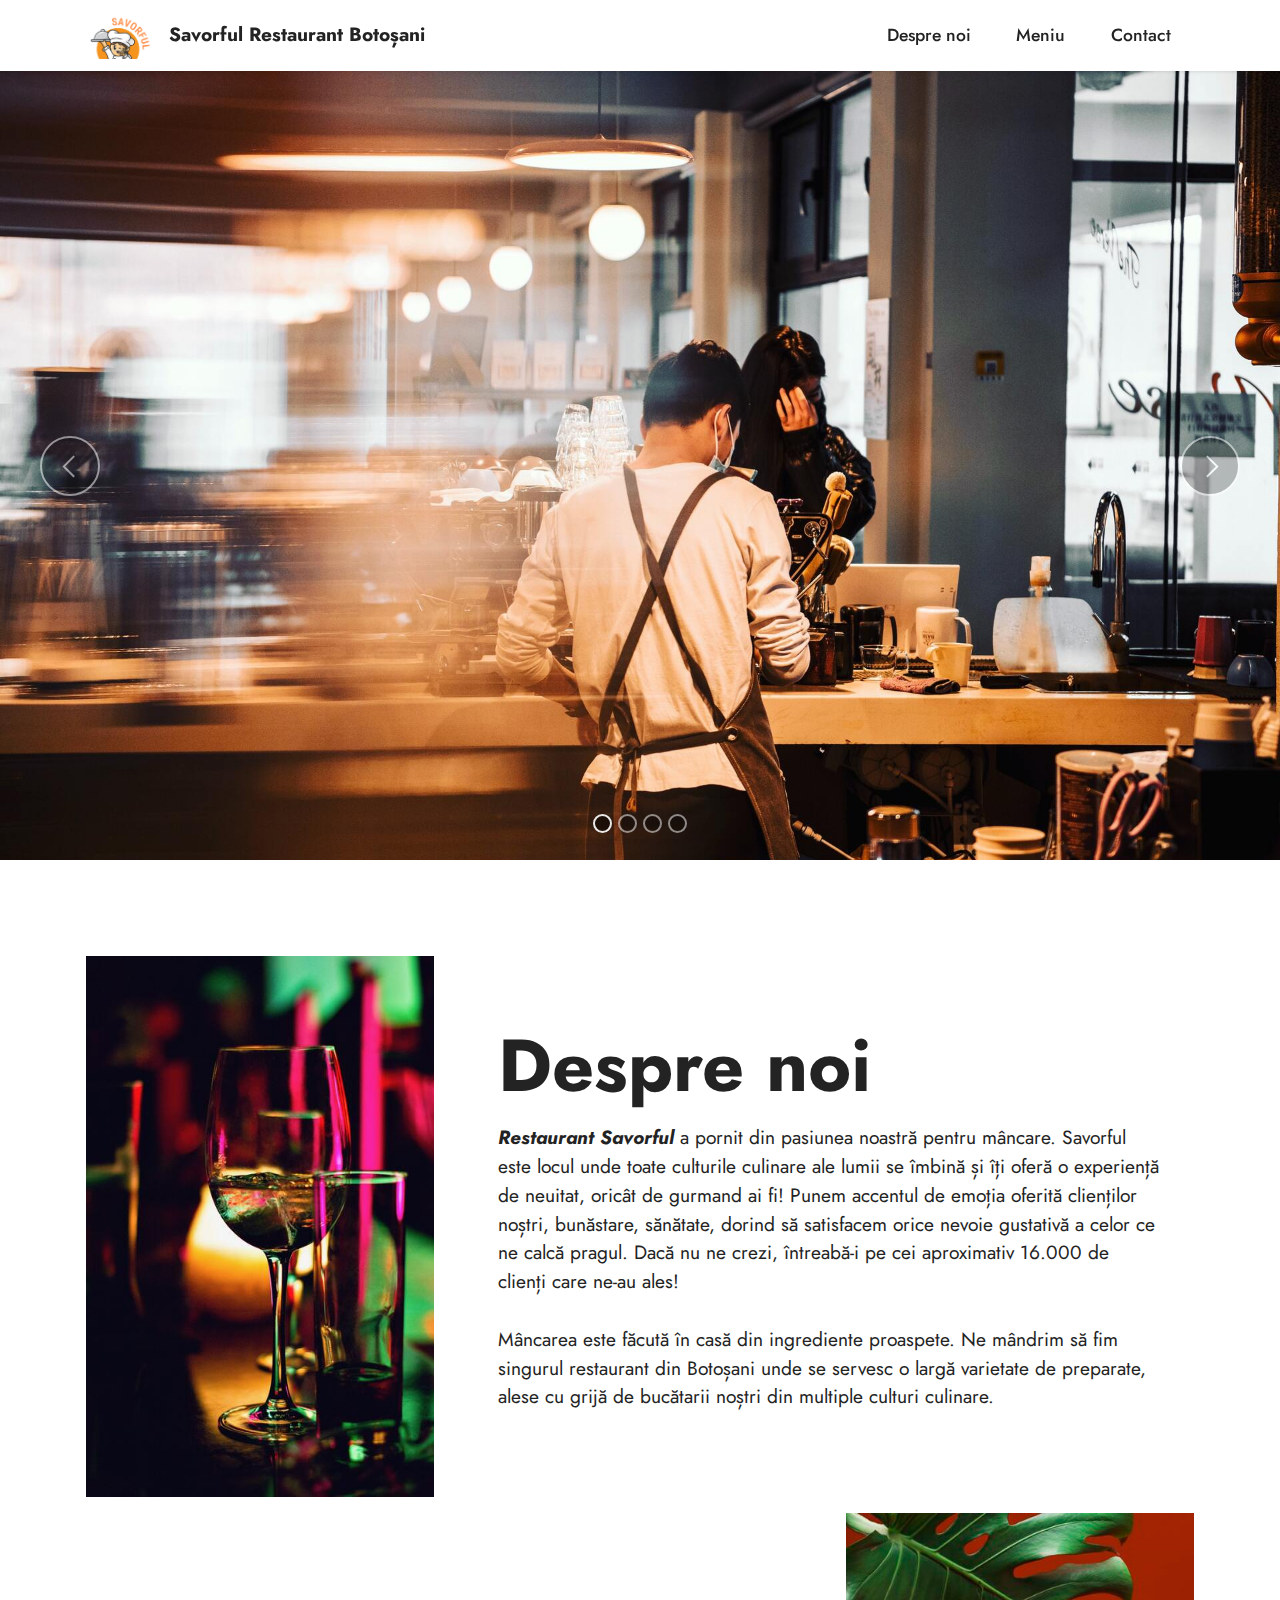
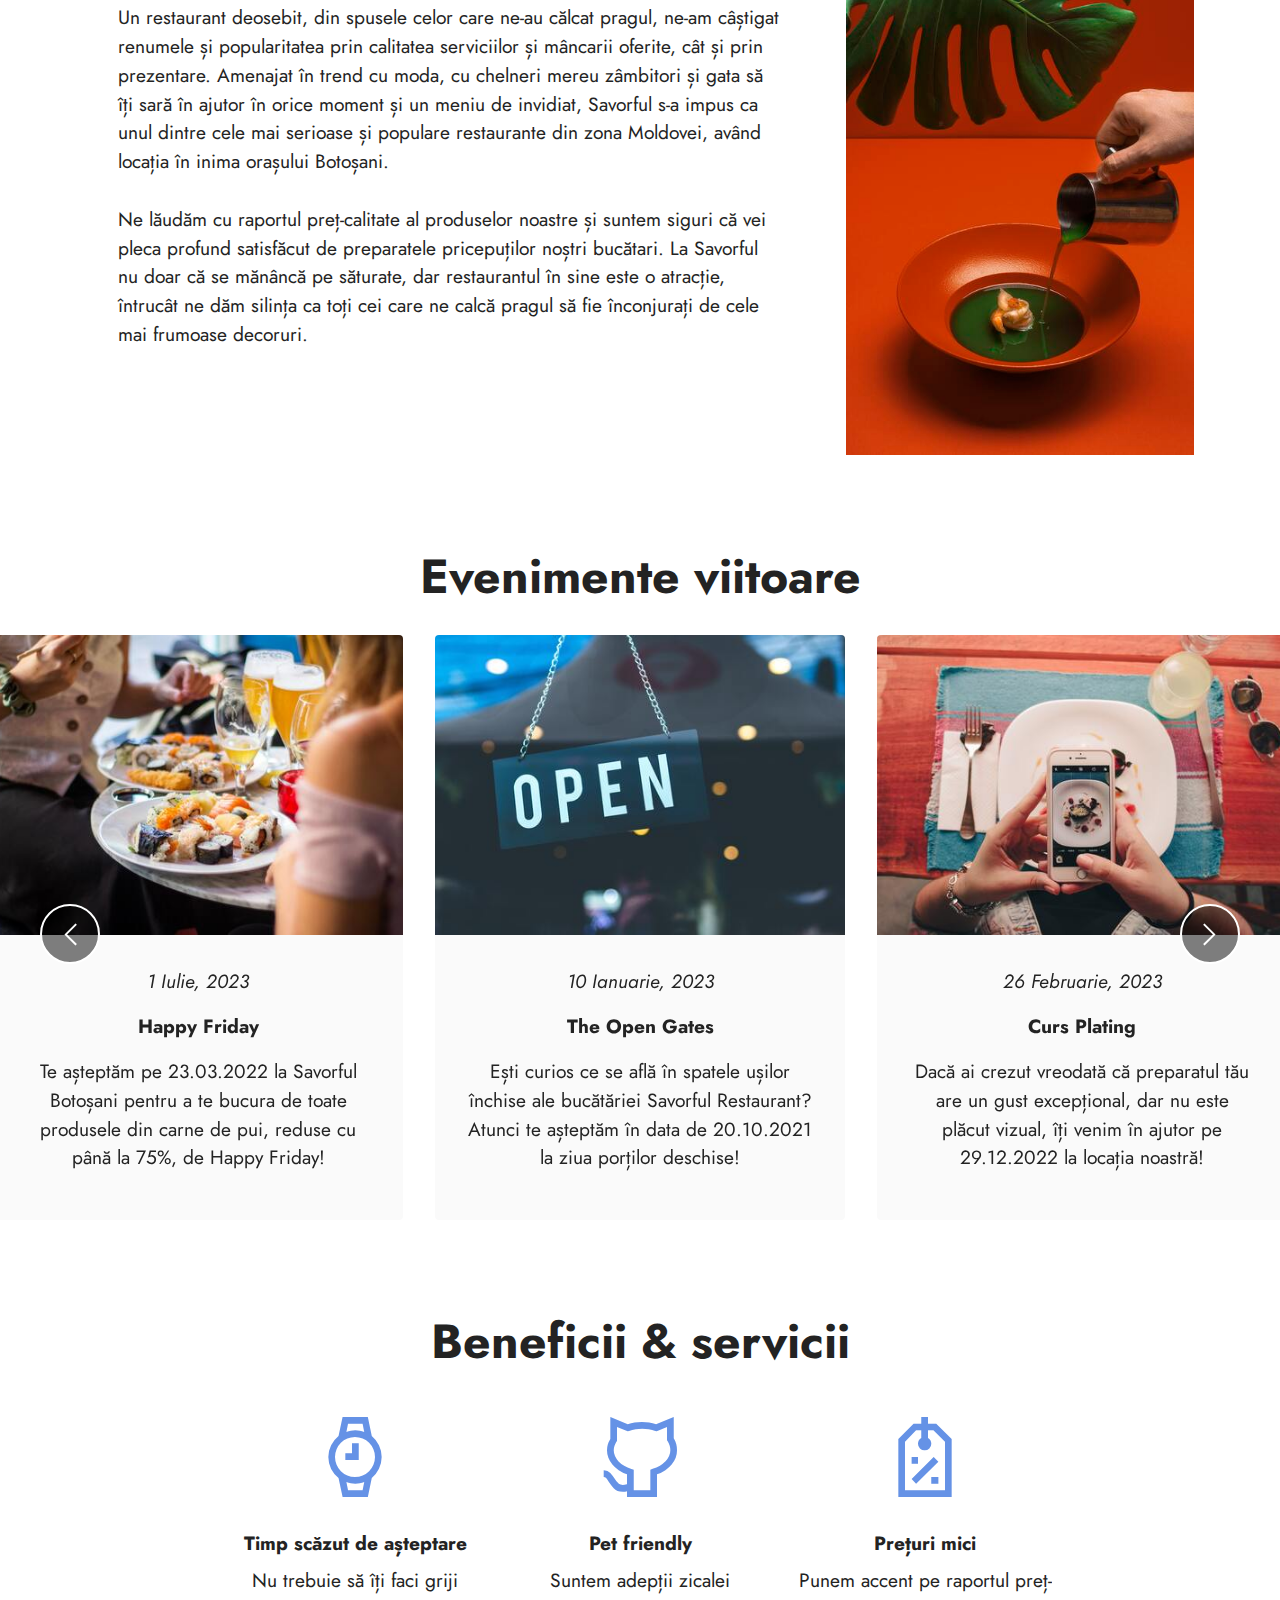
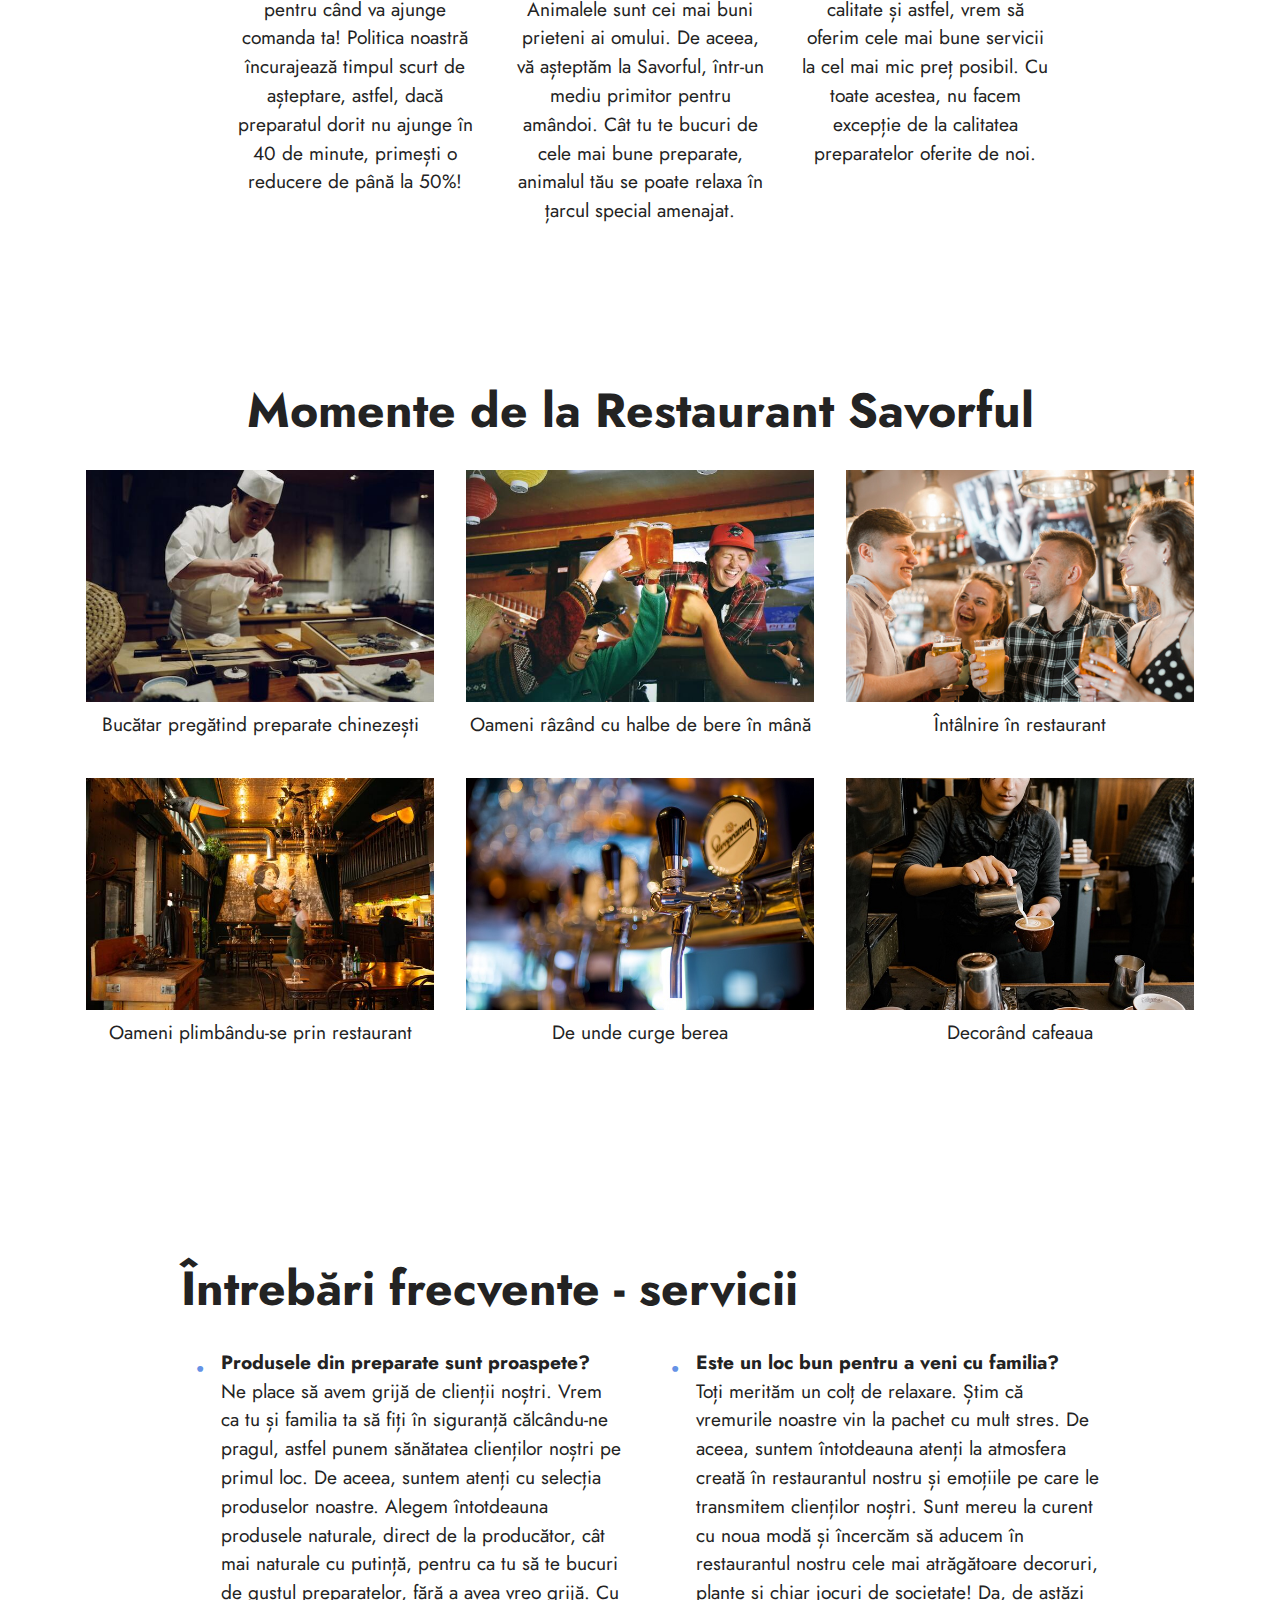
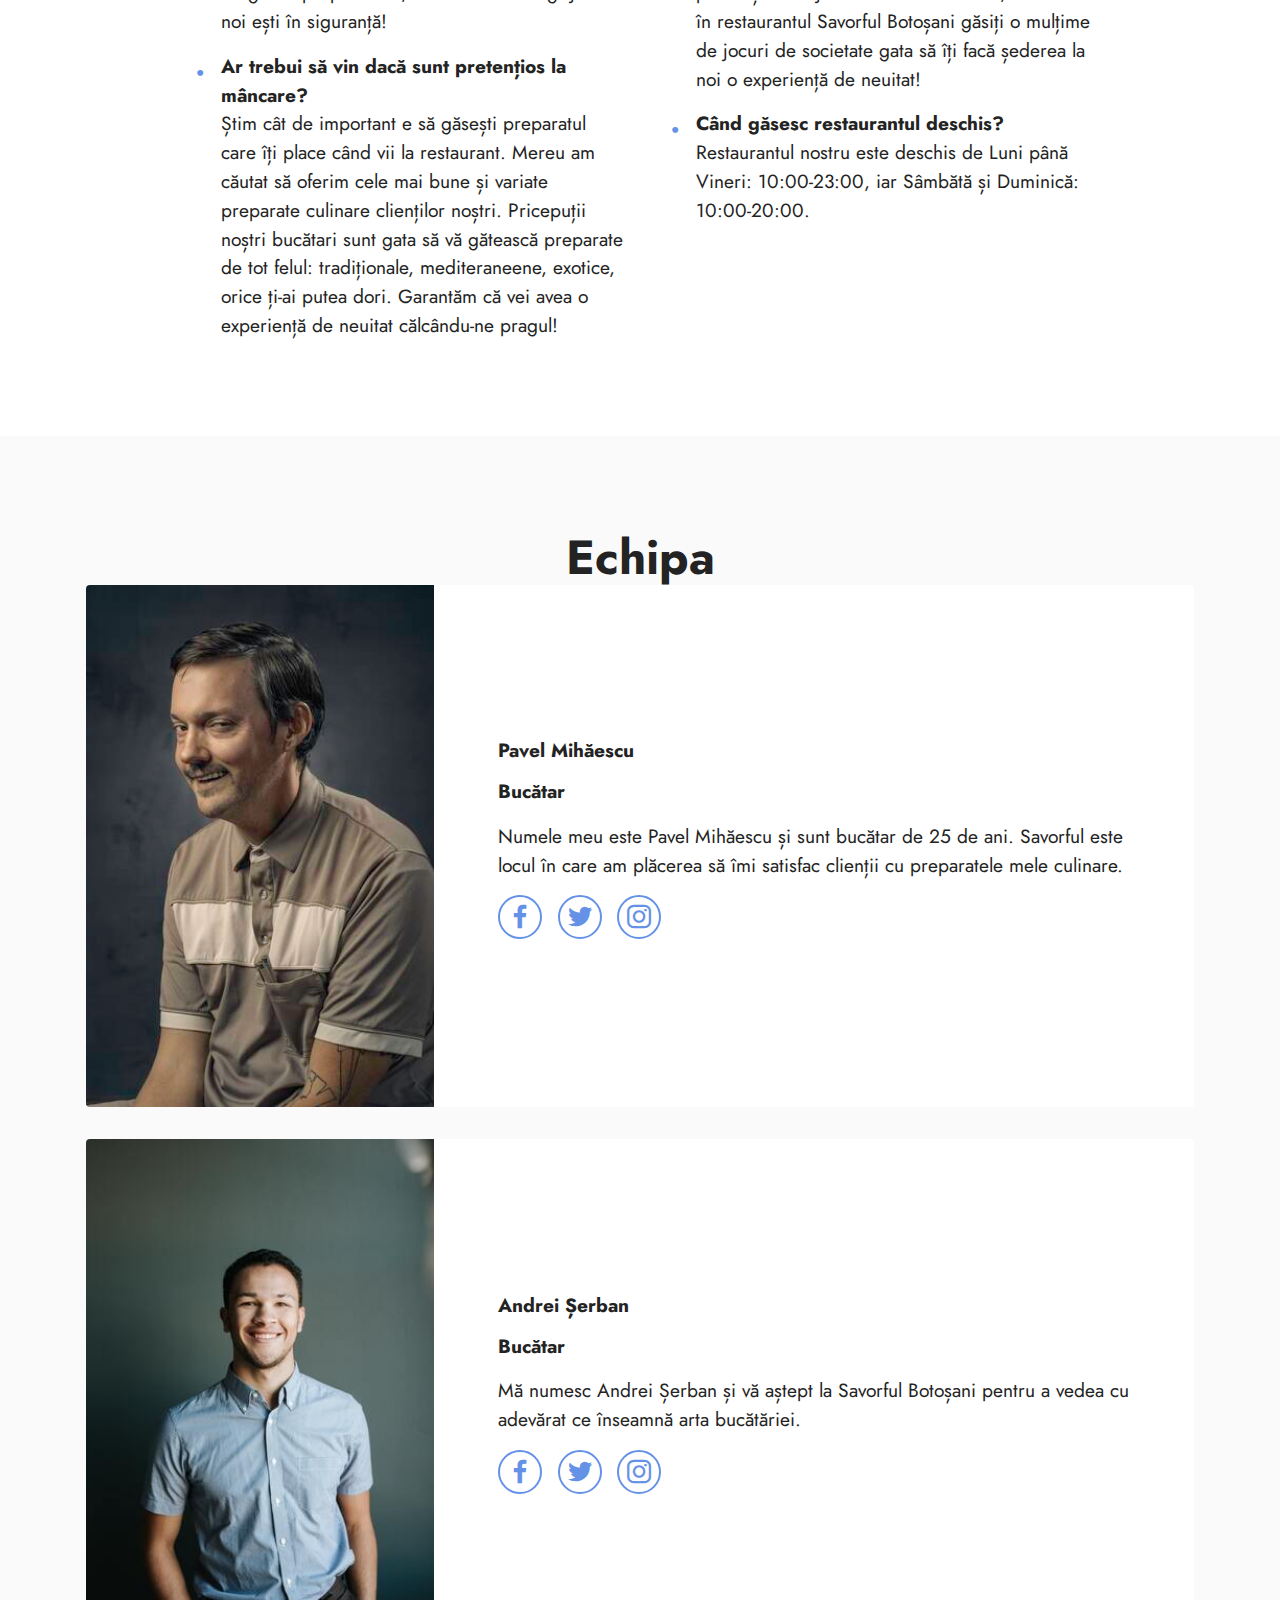
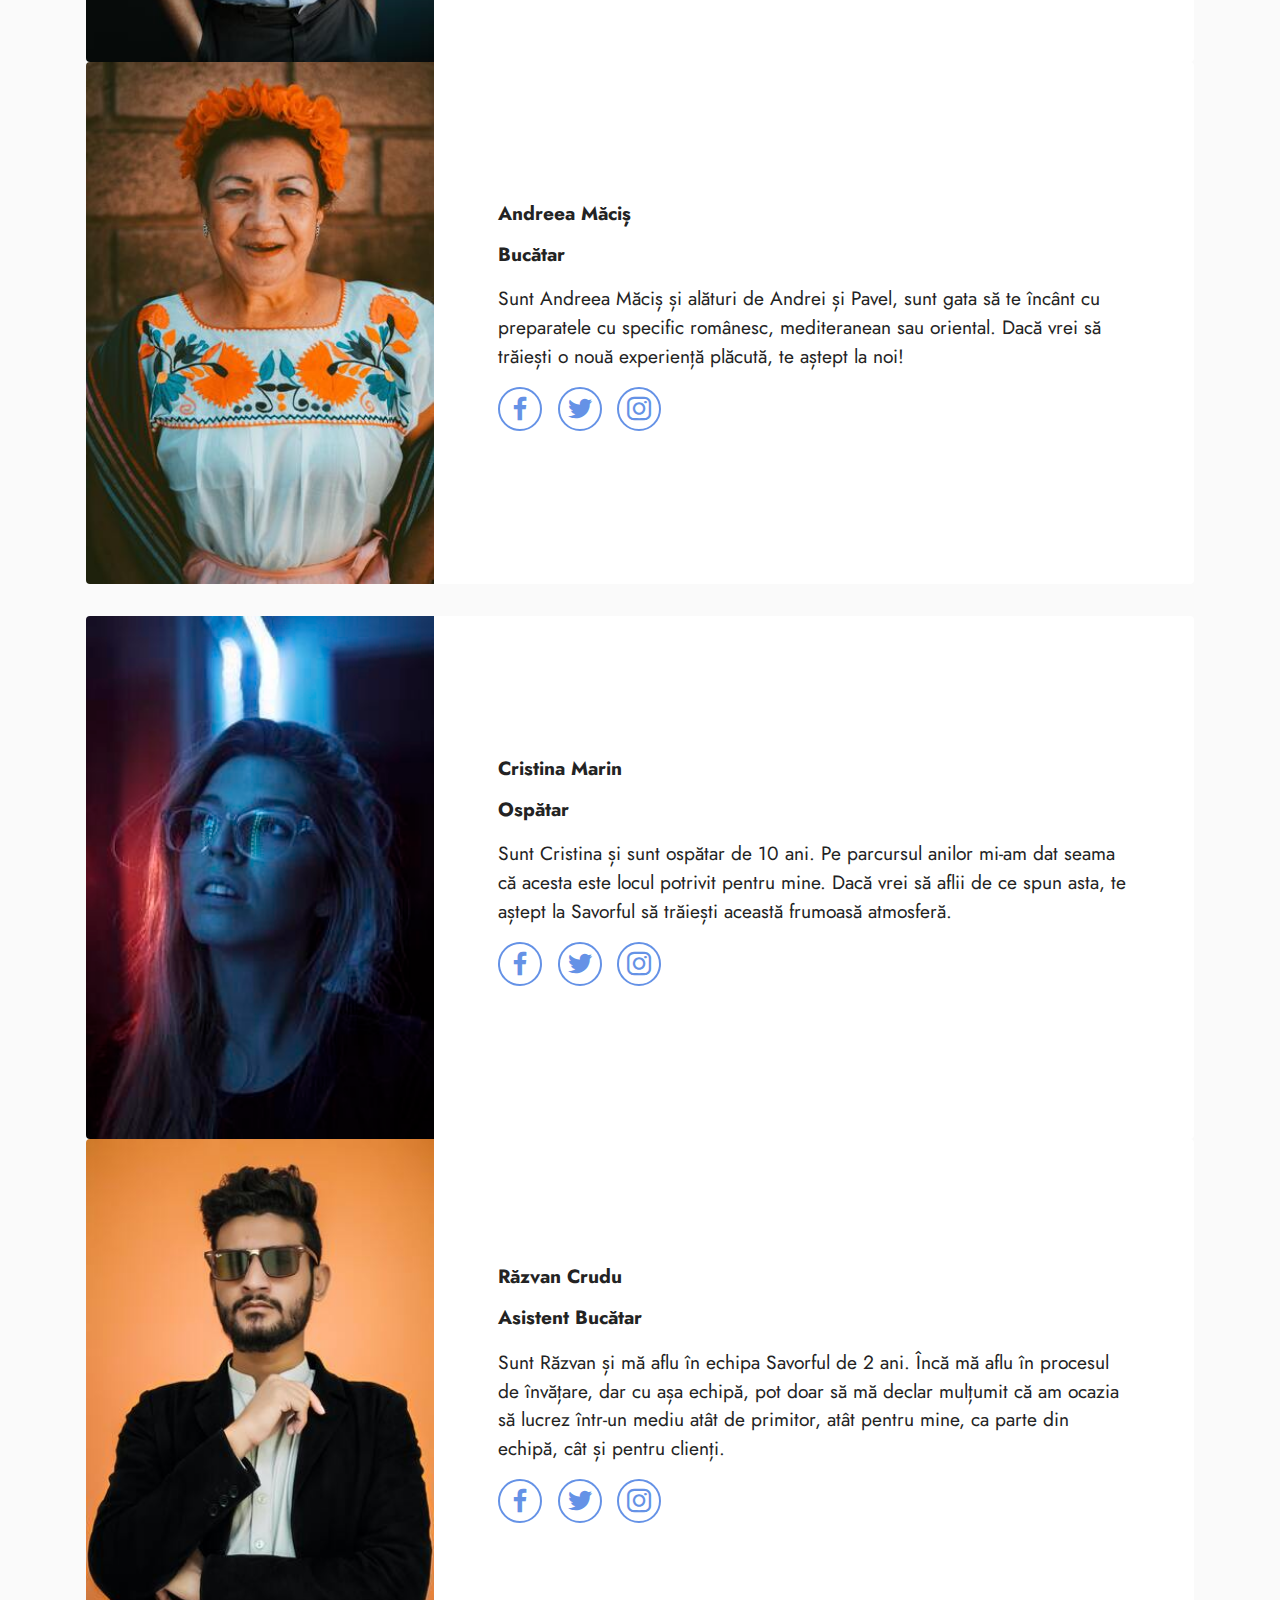
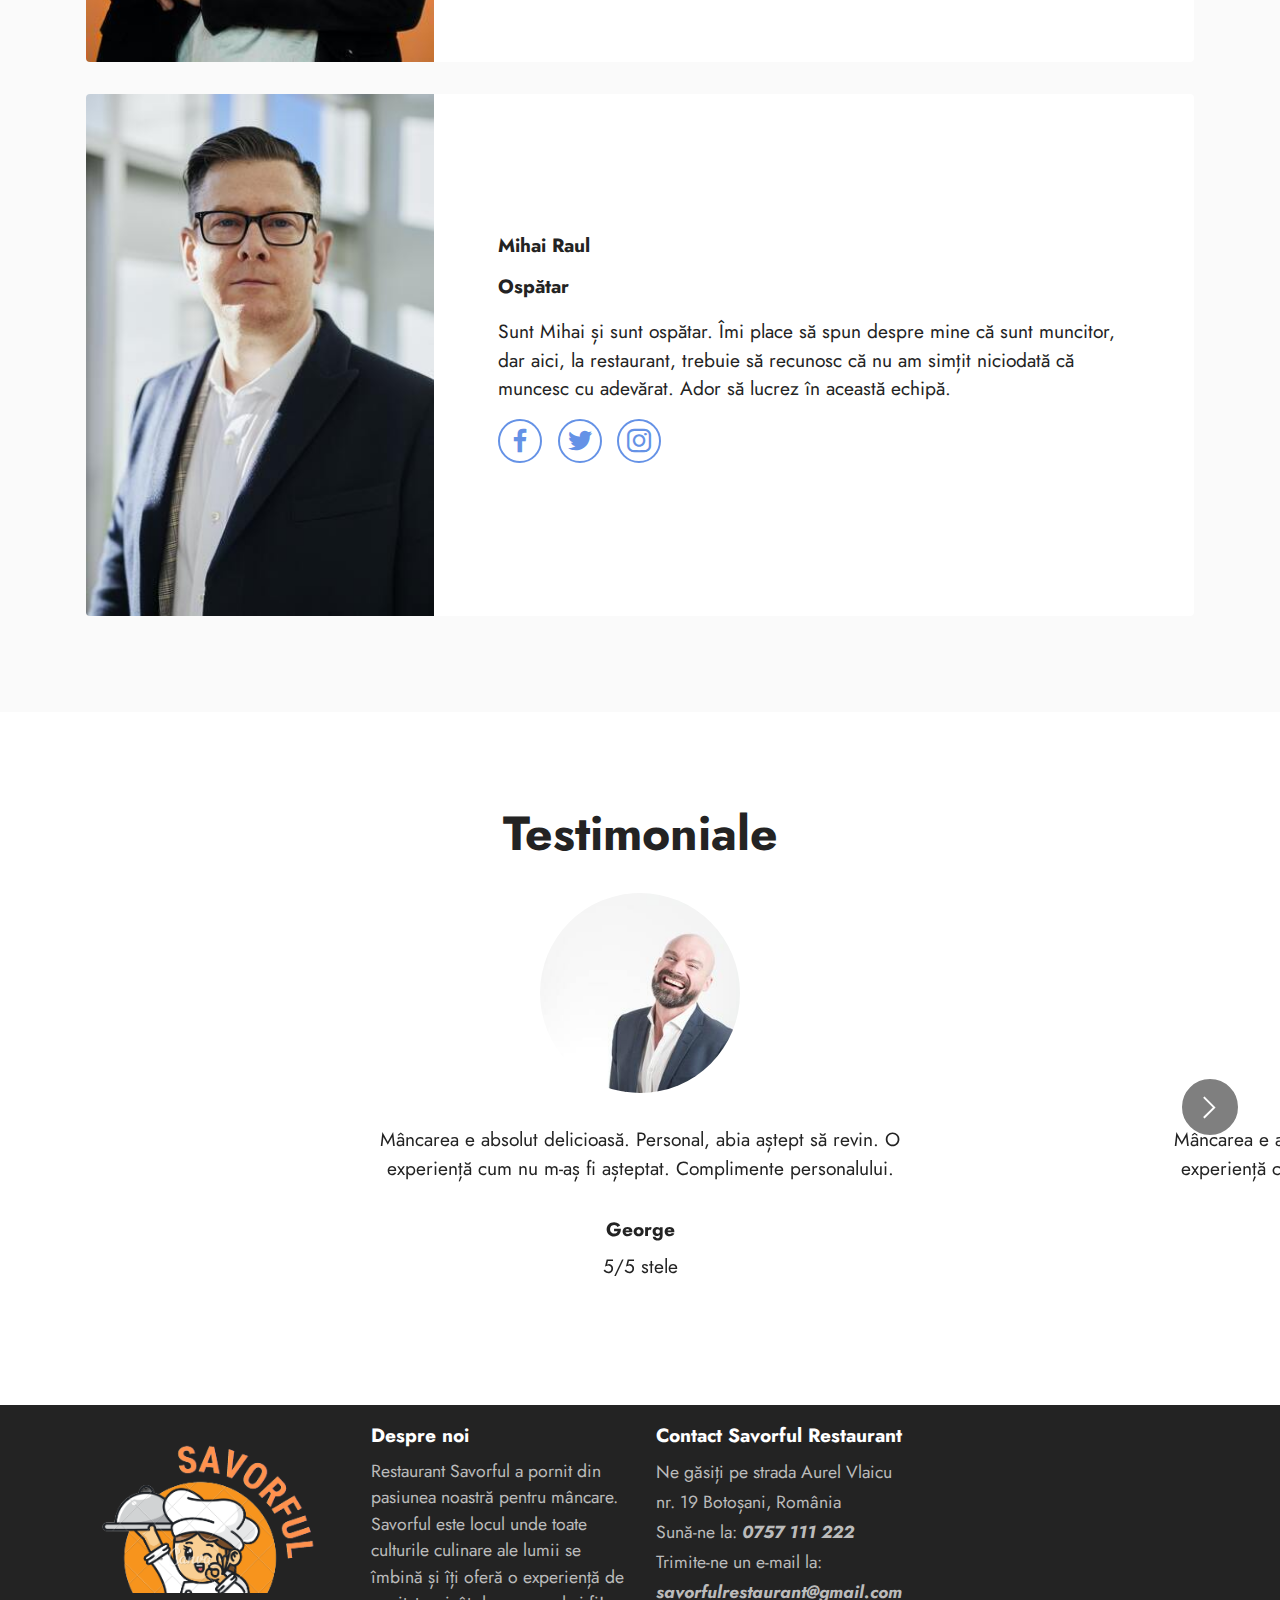
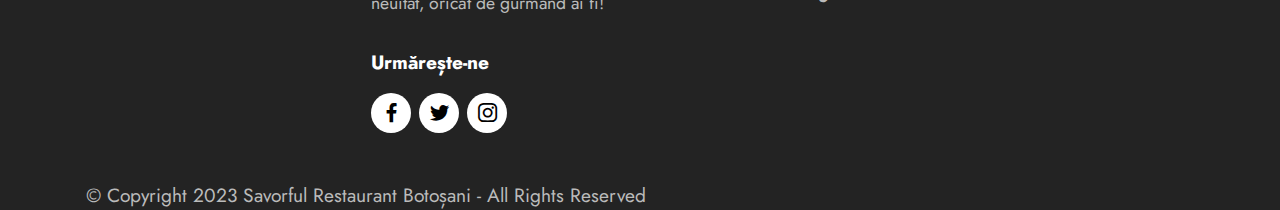
<file: index.html>
<!DOCTYPE html>
<html lang="ro">
<head>
  <!-- Site made with Mobirise Website Builder v5.7.4, https://mobirise.com -->
  <meta charset="UTF-8">
  <meta http-equiv="X-UA-Compatible" content="IE=edge">
  <meta name="generator" content="Mobirise v5.7.4, mobirise.com">
  <meta name="viewport" content="width=device-width, initial-scale=1, minimum-scale=1">
  <link rel="shortcut icon" href="assets/images/logobun.png" type="image/x-icon">
  <meta name="description" content="">
  
  
  <title>Home</title>
  <link rel="stylesheet" href="assets/web/assets/mobirise-icons2/mobirise2.css">
  <link rel="stylesheet" href="assets/bootstrap/css/bootstrap.min.css">
  <link rel="stylesheet" href="assets/bootstrap/css/bootstrap-grid.min.css">
  <link rel="stylesheet" href="assets/bootstrap/css/bootstrap-reboot.min.css">
  <link rel="stylesheet" href="assets/dropdown/css/style.css">
  <link rel="stylesheet" href="assets/socicon/css/styles.css">
  <link rel="stylesheet" href="assets/theme/css/style.css">
  <link rel="preload" href="https://fonts.googleapis.com/css?family=Jost:100,200,300,400,500,600,700,800,900,100i,200i,300i,400i,500i,600i,700i,800i,900i&display=swap" as="style" onload="this.onload=null;this.rel='stylesheet'">
  <noscript><link rel="stylesheet" href="https://fonts.googleapis.com/css?family=Jost:100,200,300,400,500,600,700,800,900,100i,200i,300i,400i,500i,600i,700i,800i,900i&display=swap"></noscript>
  <link rel="preload" as="style" href="assets/mobirise/css/mbr-additional.css"><link rel="stylesheet" href="assets/mobirise/css/mbr-additional.css" type="text/css">

  
  
  
</head>
<body>
  
  <div data-bs-version="5.1" class="menu menu2 cid-trr6ZlFb6g" id="menu2-3">
    
    <nav class="navbar navbar-dropdown navbar-fixed-top navbar-expand-lg">
        <div class="container">
            <div class="navbar-brand">
                <span class="navbar-logo">
                    
                        <a href="index.html"><img src="assets/images/logobun.png" alt="Logo Restaurant Savorful" style="height: 3rem;"></a>
                    
                </span>
                <span class="navbar-caption-wrap"><a class="navbar-caption text-black text-primary display-7" href="index.html">Savorful Restaurant Botoșani</a></span>
            </div>
            <button class="navbar-toggler" type="button" data-toggle="collapse" data-bs-toggle="collapse" data-target="#navbarSupportedContent" data-bs-target="#navbarSupportedContent" aria-controls="navbarNavAltMarkup" aria-expanded="false" aria-label="Toggle navigation">
                <span class="hamburger">
                    <span></span>
                    <span></span>
                    <span></span>
                    <span></span>
                </span>
            </button>
            <div class="collapse navbar-collapse" id="navbarSupportedContent">
                <ul class="navbar-nav nav-dropdown nav-right" data-app-modern-menu="true"><li class="nav-item"><a class="nav-link link text-black text-primary display-4" href="index.html">Despre noi</a></li>
                    <li class="nav-item"><a class="nav-link link text-black text-primary display-4" href="page2.html">Meniu</a></li>
                    <li class="nav-item"><a class="nav-link link text-black text-primary display-4" href="page1.html">Contact</a>
                    </li></ul>
                
                
            </div>
        </div>
    </nav>
</div>

<div data-bs-version="5.1" class="slider1 cid-trTc8k6o0Q" id="slider1-i">
    
    <div class="carousel slide carousel-fade" id="ttexRSccAT" data-ride="carousel" data-bs-ride="carousel" data-interval="3000" data-bs-interval="3000">
        <ol class="carousel-indicators">
            <li data-slide-to="0" data-bs-slide-to="0" class="active" data-target="#ttexRSccAT" data-bs-target="#ttexRSccAT"></li><li data-slide-to="1" data-bs-slide-to="1" class="" data-target="#ttexRSccAT" data-bs-target="#ttexRSccAT"></li><li data-slide-to="2" data-bs-slide-to="2" class="" data-target="#ttexRSccAT" data-bs-target="#ttexRSccAT"></li><li data-slide-to="3" data-bs-slide-to="3" class="" data-target="#ttexRSccAT" data-bs-target="#ttexRSccAT"></li>
            
            
        </ol>
        <div class="carousel-inner">
            <div class="carousel-item slider-image item active">
                <div class="item-wrapper">
                    <img class="d-block w-100" src="assets/images/car5.jpg" alt="Angajat servind un client la tejghea" data-slide-to="1" data-bs-slide-to="1">
                    
                    
                </div>
            </div><div class="carousel-item slider-image item">
                <div class="item-wrapper">
                    <img class="d-block w-100" src="assets/images/car2.jpg" alt="Text RELAX văzut prin geamul unui restaurant" data-slide-to="2" data-bs-slide-to="2">
                    
                    
                </div>
            </div><div class="carousel-item slider-image item">
                <div class="item-wrapper">
                    <img class="d-block w-100" src="assets/images/car3.jpg" alt="Masă acoperită de farfurii cu preparate și pahare cu băuturi" data-slide-to="3" data-bs-slide-to="3">
                    
                    
                </div>
            </div><div class="carousel-item slider-image item">
                <div class="item-wrapper">
                    <img class="d-block w-100" src="assets/images/car4.jpg" alt="Bucătar pregătind preparate în bucătărie" data-slide-to="4" data-bs-slide-to="4">
                    
                    
                </div>
            </div>
            
            
        </div>
        <a class="carousel-control carousel-control-prev" role="button" data-slide="prev" data-bs-slide="prev" href="#ttexRSccAT">
            <span class="mobi-mbri mobi-mbri-arrow-prev" aria-hidden="true"></span>
            <span class="sr-only visually-hidden">Previous</span>
        </a>
        <a class="carousel-control carousel-control-next" role="button" data-slide="next" data-bs-slide="next" href="#ttexRSccAT">
            <span class="mobi-mbri mobi-mbri-arrow-next" aria-hidden="true"></span>
            <span class="sr-only visually-hidden">Next</span>
        </a>
    </div>
</div>

<section data-bs-version="5.1" class="image1 cid-trO56a9HqH" id="image1-8">
    

    
    

    <div class="container">
        <div class="row align-items-center">
            <div class="col-12 col-lg-4">
                <div class="image-wrapper">
                    <img src="assets/images/photo-1437418747212-8d9709afab22.jpg" alt="Pahare cu băuturi pe masa unui bar, noaptea">
                    
                </div>
            </div>
            <div class="col-12 col-lg">
                <div class="text-wrapper">
                    <h1 class="mbr-section-title mbr-fonts-style mb-3 display-1">
                        <strong>Despre noi</strong></h1>
                    <p class="mbr-text mbr-fonts-style display-7"><strong><em>
                        Restaurant Savorful </em></strong>a pornit din pasiunea noastră pentru mâncare. Savorful este locul unde toate culturile culinare ale lumii se îmbină și îți oferă o experiență de neuitat, oricât de gurmand ai fi! Punem accentul de emoția oferită clienților noștri, bunăstare, sănătate, dorind să satisfacem orice nevoie gustativă a celor ce ne calcă pragul. Dacă nu ne crezi, întreabă-i pe cei aproximativ 16.000 de clienți care ne-au ales!<br><br>Mâncarea este făcută în casă din ingrediente proaspete. Ne mândrim să fim singurul restaurant din Botoșani unde se servesc o largă varietate de preparate, alese cu grijă de bucătarii noștri din multiple culturi culinare.<br></p>
                </div>
            </div>
        </div>
    </div>
</section>

<div data-bs-version="5.1" class="image2 cid-trNZUzn8sa" id="image2-6">
    

    
    

    <div class="container">
        <div class="row align-items-center">
            <div class="col-12 col-lg-4">
                <div class="image-wrapper">
                    <img src="assets/images/photo-1504738165310-a8d01a22fbbd.jpg" alt="Farfurie roșie cu un preparat de culoare verde turnat dintr-un recipient metalic">
                    
                </div>
            </div>
            <div class="col-12 col-lg">
                <div class="text-wrapper">
                    
                    <p class="mbr-text mbr-fonts-style display-7">Un restaurant deosebit, din spusele celor care ne-au călcat pragul, ne-am câștigat renumele și popularitatea prin calitatea serviciilor și mâncarii oferite, cât și prin prezentare. Amenajat în trend cu moda, cu chelneri mereu zâmbitori și gata să îți sară în ajutor în orice moment și un meniu de invidiat, Savorful s-a impus ca unul dintre cele mai serioase și populare restaurante din zona Moldovei, având locația în inima orașului Botoșani.
<br>
<br>Ne lăudăm cu raportul preț-calitate al produselor noastre și suntem siguri că vei pleca profund satisfăcut de preparatele pricepuților noștri bucătari. La Savorful nu doar că se mănâncă pe săturate, dar restaurantul în sine este o atracție, întrucât ne dăm silința ca toți cei care ne calcă pragul să fie înconjurați de cele mai frumoase decoruri.</p>
                </div>
            </div>
        </div>
    </div>
</div>

<section data-bs-version="5.1" class="slider6 mbr-embla cid-trOhT4rGKC" id="slider6-a">
    
    
    <div class="position-relative">
        <div class="mbr-section-head">
            <h2 class="mbr-section-title mbr-fonts-style align-center mb-0 display-2"><strong>Evenimente viitoare</strong></h2>
            
        </div>
        <div class="embla mt-4" data-skip-snaps="true" data-align="center" data-contain-scroll="trimSnaps" data-loop="true" data-auto-play-interval="2" data-draggable="true">
            <div class="embla__viewport container-fluid">
                <div class="embla__container">
                    <div class="embla__slide slider-image item active" style="margin-left: 1rem; margin-right: 1rem;">
                        <div class="slide-content">
                            <div class="item-wrapper">
                                <div class="item-img">
                                    <img src="assets/images/opem.jpg" alt="Semn ce sugerează faptul că restaurantul e deschis, scris pe un cartonaș" title="" data-slide-to="0" data-bs-slide-to="0">
                                </div>
                            </div>
                            <div class="item-content">
                                <p class="item-title mbr-fonts-style display-7"><em>10 Ianuarie, 2023</em></p>
                                <h3 class="item-subtitle mbr-fonts-style mt-1 display-7"><strong>The Open Gates</strong></h3>
                                <p class="mbr-text mbr-fonts-style mt-3 display-7">Ești curios ce se află în spatele ușilor închise ale bucătăriei Savorful Restaurant? Atunci te așteptăm în data de 20.10.2021 la ziua porților deschise!</p>
                            </div>
                            
                        </div>
                    </div><div class="embla__slide slider-image item" style="margin-left: 1rem; margin-right: 1rem;">
                        <div class="slide-content">
                            <div class="item-wrapper">
                                <div class="item-img">
                                    <img src="assets/images/social-media.jpg" alt="Bărbat făcând o poză cu telefonul unei farfurii cu mâncare" title="" data-slide-to="1" data-bs-slide-to="1">
                                </div>
                            </div>
                            <div class="item-content">
                                <p class="item-title mbr-fonts-style display-7"><em>26 Februarie, 2023</em></p>
                                <h3 class="item-subtitle mbr-fonts-style mt-1 display-7"><strong>Curs Plating</strong></h3>
                                <p class="mbr-text mbr-fonts-style mt-3 display-7">Dacă ai crezut vreodată că preparatul tău are un gust excepțional, dar nu este plăcut vizual, îți venim în ajutor pe 29.12.2022 la locația noastră!</p>
                            </div>
                            
                        </div>
                    </div><div class="embla__slide slider-image item" style="margin-left: 1rem; margin-right: 1rem;">
                        <div class="slide-content">
                            <div class="item-wrapper">
                                <div class="item-img">
                                    <img src="assets/images/photo-1466978913421-dad2ebd01d17.jpg" alt="Masă neagră încărcată cu farfurii cu mâncare și pahare" title="" data-slide-to="3" data-bs-slide-to="3">
                                </div>
                            </div>
                            <div class="item-content">
                                <p class="item-title mbr-fonts-style display-7"><em>1 Iulie, 2023</em></p>
                                <h3 class="item-subtitle mbr-fonts-style mt-1 display-7"><strong>Happy Friday</strong></h3>
                                <p class="mbr-text mbr-fonts-style mt-3 display-7">Te așteptăm pe 23.03.2022 la Savorful Botoșani pentru a te bucura de toate produsele din carne de pui, reduse cu până la 75%, de Happy Friday!</p>
                            </div>
                            
                        </div>
                    </div><div class="embla__slide slider-image item" style="margin-left: 1rem; margin-right: 1rem;">
                        <div class="slide-content">
                            <div class="item-wrapper">
                                <div class="item-img">
                                    <img src="assets/images/sushi.jpg" alt="Oameni cu farfurii cu mâncare și pahare cu băuturi în față, la o masă" title="" data-slide-to="4" data-bs-slide-to="4">
                                </div>
                            </div>
                            <div class="item-content">
                                <p class="item-title mbr-fonts-style display-7"><em>1 Iulie, 2023</em></p>
                                <h3 class="item-subtitle mbr-fonts-style mt-1 display-7"><strong>Happy Friday</strong></h3>
                                <p class="mbr-text mbr-fonts-style mt-3 display-7">Te așteptăm pe 23.03.2022 la Savorful Botoșani pentru a te bucura de toate produsele din carne de pui, reduse cu până la 75%, de Happy Friday!</p>
                            </div>
                            
                        </div>
                    </div>
                    
                    
                    
                </div>
            </div>
            <button class="embla__button embla__button--prev">
                <span class="mobi-mbri mobi-mbri-arrow-prev mbr-iconfont" aria-hidden="true"></span>
                <span class="sr-only visually-hidden visually-hidden">Previous</span>
            </button>
            <button class="embla__button embla__button--next">
                <span class="mobi-mbri mobi-mbri-arrow-next mbr-iconfont" aria-hidden="true"></span>
                <span class="sr-only visually-hidden visually-hidden">Next</span>
            </button>
        </div>
    </div>
</section>

<section data-bs-version="5.1" class="features1 cid-trNZMR472u" id="features1-5">
    

    
    
    <div class="container">
        <div class="row">
            <div class="col-12 col-lg-9">
                <h2 class="mbr-section-title mbr-fonts-style align-center mb-0 display-2">
                    <strong>Beneficii &amp; servicii</strong></h2>
                
            </div>
        </div>
        <div class="row">
            <div class="card col-12 col-md-6 col-lg-3">
                <div class="card-wrapper">
                    <div class="card-box align-center">
                        <div class="iconfont-wrapper">
                            <span class="mbr-iconfont mobi-mbri-watch mobi-mbri"></span>
                        </div>
                        <h3 class="card-title mbr-fonts-style display-7"><strong>Timp scăzut de așteptare</strong></h3>
                        <p class="card-text mbr-fonts-style display-7">Nu trebuie să îți faci griji pentru când va ajunge comanda ta! Politica noastră încurajează timpul scurt de așteptare, astfel, dacă preparatul dorit nu ajunge în 40 de minute, primești o reducere de până la 50%!<br></p>
                    </div>
                </div>
            </div>
            <div class="card col-12 col-md-6 col-lg-3">
                <div class="card-wrapper">
                    <div class="card-box align-center">
                        <div class="iconfont-wrapper">
                            <span class="mbr-iconfont mobi-mbri-github mobi-mbri"></span>
                        </div>
                        <h3 class="card-title mbr-fonts-style display-7"><strong>Pet friendly</strong></h3>
                        <p class="card-text mbr-fonts-style display-7">Suntem adepții zicalei Animalele sunt cei mai buni prieteni ai omului. De aceea, vă așteptăm la Savorful, într-un mediu primitor pentru amândoi. Cât tu te bucuri de cele mai bune preparate, animalul tău se poate relaxa în țarcul special amenajat.</p>
                    </div>
                </div>
            </div>
            <div class="card col-12 col-md-6 col-lg-3">
                <div class="card-wrapper">
                    <div class="card-box align-center">
                        <div class="iconfont-wrapper">
                            <span class="mbr-iconfont mobi-mbri-sale mobi-mbri"></span>
                        </div>
                        <h3 class="card-title mbr-fonts-style display-7"><strong>Prețuri mici</strong></h3>
                        <p class="card-text mbr-fonts-style display-7">Punem accent pe raportul preț-calitate și astfel, vrem să oferim cele mai bune servicii la cel mai mic preț posibil. Cu toate acestea, nu facem excepție de la calitatea preparatelor oferite de noi.<br></p>
                    </div>
                </div>
            </div>
            
        </div>
    </div>
</section>

<section data-bs-version="5.1" class="gallery5 mbr-gallery cid-tteoRRsYii" id="gallery5-1c">
    

    
    

    <div class="container">
        <div class="mbr-section-head">
            <h2 class="mbr-section-title mbr-fonts-style align-center m-0 display-2"><strong>Momente de la Restaurant Savorful</strong></h2>
            
        </div>
        <div class="row mbr-gallery mt-4">
            <div class="col-12 col-md-6 col-lg-4 item gallery-image">
                <div class="item-wrapper" data-toggle="modal" data-bs-toggle="modal" data-target="#ttexRUDu7q-modal" data-bs-target="#ttexRUDu7q-modal">
                    <img class="w-100" src="assets/images/bucatar.jpg" alt="Bucătar pregătind preparate chinezești" data-slide-to="0" data-bs-slide-to="0" data-target="#lb-ttexRUDu7q" data-bs-target="#lb-ttexRUDu7q">
                    <div class="icon-wrapper">
                        <span class="mobi-mbri mobi-mbri-search mbr-iconfont mbr-iconfont-btn"></span>
                    </div>
                </div>
                <p class="mbr-item-subtitle mbr-fonts-style align-center mb-2 mt-2 display-7">Bucătar pregătind preparate chinezești</p>
            </div>
            <div class="col-12 col-md-6 col-lg-4 item gallery-image">
                <div class="item-wrapper" data-toggle="modal" data-bs-toggle="modal" data-target="#ttexRUDu7q-modal" data-bs-target="#ttexRUDu7q-modal">
                    <img class="w-100" src="assets/images/photo-1513309914637-65c20a5962e1.jpg" alt="Oameni râzând cu halbe de bere în mână" data-slide-to="1" data-bs-slide-to="1" data-target="#lb-ttexRUDu7q" data-bs-target="#lb-ttexRUDu7q">
                    <div class="icon-wrapper">
                        <span class="mobi-mbri mobi-mbri-search mbr-iconfont mbr-iconfont-btn"></span>
                    </div>
                </div>
                <p class="mbr-item-subtitle mbr-fonts-style align-center mb-2 mt-2 display-7">Oameni râzând cu halbe de bere în mână</p>
            </div>
            <div class="col-12 col-md-6 col-lg-4 item gallery-image">
                <div class="item-wrapper" data-toggle="modal" data-bs-toggle="modal" data-target="#ttexRUDu7q-modal" data-bs-target="#ttexRUDu7q-modal">
                    <img class="w-100" src="assets/images/group-of-young-friends.jpg" alt="Oameni cu băuturi în mână distrându-se" data-slide-to="2" data-bs-slide-to="2" data-target="#lb-ttexRUDu7q" data-bs-target="#lb-ttexRUDu7q">
                    <div class="icon-wrapper">
                        <span class="mobi-mbri mobi-mbri-search mbr-iconfont mbr-iconfont-btn"></span>
                    </div>
                </div>
                <p class="mbr-item-subtitle mbr-fonts-style align-center mb-2 mt-2 display-7">Întâlnire în restaurant</p>
            </div>
            <div class="col-12 col-md-6 col-lg-4 item gallery-image">
                <div class="item-wrapper" data-toggle="modal" data-bs-toggle="modal" data-target="#ttexRUDu7q-modal" data-bs-target="#ttexRUDu7q-modal">
                    <img class="w-100" src="assets/images/pub.jpg" alt="Restaurant cu lumini aprinse și oameni plimbându-se" data-slide-to="3" data-bs-slide-to="3" data-target="#lb-ttexRUDu7q" data-bs-target="#lb-ttexRUDu7q">
                    <div class="icon-wrapper">
                        <span class="mobi-mbri mobi-mbri-search mbr-iconfont mbr-iconfont-btn"></span>
                    </div>
                </div>
                <p class="mbr-item-subtitle mbr-fonts-style align-center mb-2 mt-2 display-7">Oameni plimbându-se prin restaurant</p>
            </div><div class="col-12 col-md-6 col-lg-4 item gallery-image">
                <div class="item-wrapper" data-toggle="modal" data-bs-toggle="modal" data-target="#ttexRUDu7q-modal" data-bs-target="#ttexRUDu7q-modal">
                    <img class="w-100" src="assets/images/alcohol-ale.jpg" alt="Aparat pentru turnat berea cu mânere" data-slide-to="4" data-bs-slide-to="4" data-target="#lb-ttexRUDu7q" data-bs-target="#lb-ttexRUDu7q">
                    <div class="icon-wrapper">
                        <span class="mobi-mbri mobi-mbri-search mbr-iconfont mbr-iconfont-btn"></span>
                    </div>
                </div>
                <p class="mbr-item-subtitle mbr-fonts-style align-center mb-2 mt-2 display-7">De unde curge berea</p>
            </div><div class="col-12 col-md-6 col-lg-4 item gallery-image">
                <div class="item-wrapper" data-toggle="modal" data-bs-toggle="modal" data-target="#ttexRUDu7q-modal" data-bs-target="#ttexRUDu7q-modal">
                    <img class="w-100" src="assets/images/coffee2.jpg" alt="Femeie turnând cafea într-un pahar" data-slide-to="5" data-bs-slide-to="5" data-target="#lb-ttexRUDu7q" data-bs-target="#lb-ttexRUDu7q">
                    <div class="icon-wrapper">
                        <span class="mobi-mbri mobi-mbri-search mbr-iconfont mbr-iconfont-btn"></span>
                    </div>
                </div>
                <p class="mbr-item-subtitle mbr-fonts-style align-center mb-2 mt-2 display-7">Decorând cafeaua</p>
            </div>
        </div>

        <div class="modal mbr-slider" tabindex="-1" role="dialog" aria-hidden="true" id="ttexRUDu7q-modal">
            <div class="modal-dialog" role="document">
                <div class="modal-content">
                    <div class="modal-body">
                        <div class="carousel slide carousel-fade" id="lb-ttexRUDu7q" data-interval="5000" data-bs-interval="5000">
                            <div class="carousel-inner">
                                <div class="carousel-item active">
                                    <img class="d-block w-100" src="assets/images/bucatar.jpg" alt="Bucătar gătind preparate chinezești">
                                </div>
                                <div class="carousel-item">
                                    <img class="d-block w-100" src="assets/images/photo-1513309914637-65c20a5962e1.jpg" alt="Oameni distrându-se cu halbe de bere în mână">
                                </div>
                                <div class="carousel-item">
                                    <img class="d-block w-100" src="assets/images/group-of-young-friends.jpg" alt="Oameni râzând și ținând pahare de băutură în mâini">
                                </div>
                                <div class="carousel-item">
                                    <img class="d-block w-100" src="assets/images/pub.jpg" alt="Interiorul unui restaurant cu mese și oameni plimbându-se">
                                </div><div class="carousel-item">
                                    <img class="d-block w-100" src="assets/images/alcohol-ale.jpg" alt="Aparat cu mânere prin care curge berea">
                                </div><div class="carousel-item">
                                    <img class="d-block w-100" src="assets/images/coffee2.jpg" alt="Femeie turnând cafea într-un pahar">
                                </div>
                            </div>
                            <ol class="carousel-indicators">
                                <li data-slide-to="0" data-bs-slide-to="0" class="active" data-target="#lb-ttexRUDu7q" data-bs-target="#lb-ttexRUDu7q"></li>
                                <li data-slide-to="1" data-bs-slide-to="1" data-target="#lb-ttexRUDu7q" data-bs-target="#lb-ttexRUDu7q"></li>
                                <li data-slide-to="2" data-bs-slide-to="2" data-target="#lb-ttexRUDu7q" data-bs-target="#lb-ttexRUDu7q"></li>
                                <li data-slide-to="3" data-bs-slide-to="3" data-target="#lb-ttexRUDu7q" data-bs-target="#lb-ttexRUDu7q"></li><li data-slide-to="4" data-bs-slide-to="4" data-target="#lb-ttexRUDu7q" data-bs-target="#lb-ttexRUDu7q"></li><li data-slide-to="5" data-bs-slide-to="5" data-target="#lb-ttexRUDu7q" data-bs-target="#lb-ttexRUDu7q"></li>
                            </ol>
                            <a role="button" href="" class="close" data-dismiss="modal" data-bs-dismiss="modal" aria-label="Close">
                            </a>
                            <a class="carousel-control-prev carousel-control" role="button" data-slide="prev" data-bs-slide="prev" href="#lb-ttexRUDu7q">
                                <span class="mobi-mbri mobi-mbri-arrow-prev" aria-hidden="true"></span>
                                <span class="sr-only visually-hidden">Previous</span>
                            </a>
                            <a class="carousel-control-next carousel-control" role="button" data-slide="next" data-bs-slide="next" href="#lb-ttexRUDu7q">
                                <span class="mobi-mbri mobi-mbri-arrow-next" aria-hidden="true"></span>
                                <span class="sr-only visually-hidden">Next</span>
                            </a>
                        </div>
                    </div>
                </div>
            </div>
        </div>
    </div>
</section>

<section data-bs-version="5.1" class="content13 cid-trT6ml6xTz" id="content13-h">
    

    
    
    <div class="container">
        <div class="row justify-content-center">
            <div class="col-md-12 col-lg-10">
                <h2 class="mbr-section-title mbr-fonts-style mb-4 display-2">
                    <strong>Întrebări frecvente - servicii</strong></h2>
            </div>
        </div>
        <div class="row justify-content-center">
            <div class="col-md-12 col-lg-10">
                <div class="row justify-content-center">
                    <div class="col-12 col-lg-6">
                        <ul class="list mbr-fonts-style display-7">
                            <li><strong>Produsele din preparate sunt proaspete?</strong><br>Ne place să avem grijă de clienții noștri. Vrem ca tu și familia ta să fiți în siguranță călcându-ne pragul, astfel punem sănătatea clienților noștri pe primul loc. De aceea, suntem atenți cu selecția produselor noastre. Alegem întotdeauna produsele naturale, direct de la producător, cât mai naturale cu putință, pentru ca tu să te bucuri de gustul preparatelor, fără a avea vreo grijă. Cu noi ești în siguranță!</li>
                            <li><strong>Ar trebui să vin dacă sunt pretențios la mâncare?</strong><br>Știm cât de important e să găsești preparatul care îți place când vii la restaurant. Mereu am căutat să oferim cele mai bune și variate preparate culinare clienților noștri. Pricepuții noștri bucătari sunt gata să vă gătească preparate de tot felul: tradiționale, mediteraneene, exotice, orice ți-ai putea dori. Garantăm că vei avea o experiență de neuitat călcându-ne pragul!</li>
                        </ul>
                    </div>
                    <div class="col-12 col-lg-6">
                        <ul class="list mbr-fonts-style display-7">
                            <li><strong>Este un loc bun pentru a veni cu familia?
                                </strong><br>Toți merităm un colț de relaxare. Știm că vremurile noastre vin la pachet cu mult stres. De aceea, suntem întotdeauna atenți la atmosfera creată în restaurantul nostru și emoțiile pe care le transmitem clienților noștri. Sunt mereu la curent cu noua modă și încercăm să aducem în restaurantul nostru cele mai atrăgătoare decoruri, plante și chiar jocuri de societate! Da, de astăzi în restaurantul Savorful Botoșani găsiți o mulțime de jocuri de societate gata să îți facă șederea la noi o experiență de neuitat!</li>
                            <li><strong>Când găsesc restaurantul deschis?<br></strong>Restaurantul nostru este deschis de Luni până Vineri: 10:00-23:00, iar Sâmbătă și Duminică: 10:00-20:00.</li>
                        </ul>
                    </div>
                </div>
            </div>
        </div>
    </div>
</section>

<section data-bs-version="5.1" class="team2 cid-trTeHX0owP"  id="team2-n">
    

    
    <h2 class="mbr-section-title mbr-fonts-style align-center mb-0 display-2"><strong>Echipa</strong></h2>
    <div class="container">
        <div class="card">
            <div class="card-wrapper">
                <div class="row align-items-center">
                    <div class="col-12 col-md-4">
                        <div class="image-wrapper">
                            <img src="assets/images/b1.jpg" alt="Bărbat în vârstă, cu tatuaje pe mână, zâmbind la cameră">
                        </div>
                    </div>
                    <div class="col-12 col-md">
                        <div class="card-box">
                            <h3 class="card-title mbr-fonts-style m-0 mb-3 display-7">
                                <strong>Pavel Mihăescu</strong></h3>
                            <h4 class="card-subtitle mbr-fonts-style mb-3 display-7">
                                <strong>Bucătar</strong></h4>
                            <p class="mbr-text mbr-fonts-style display-7">
                                Numele meu este Pavel Mihăescu și sunt bucătar de 25 de ani. Savorful este locul în care am plăcerea să îmi satisfac clienții cu preparatele mele culinare.
                            </p>
                            <div class="social-row display-7">
                                <div class="soc-item">
                                    <a href="https://www.facebook.com" target="_blank">
                                        <span class="mbr-iconfont socicon-facebook socicon"></span>
                                    </a>
                                </div>
                                <div class="soc-item">
                                    <a href="https://twitter.com" target="_blank">
                                        <span class="mbr-iconfont socicon-twitter socicon"></span>
                                    </a>
                                </div>
                                <div class="soc-item">
                                    <a href="https://instagram.com" target="_blank">
                                        <span class="mbr-iconfont socicon-instagram socicon"></span>
                                    </a>
                                </div>
                                
                                
                            </div>
                        </div>
                    </div>
                </div>
            </div>
        </div>
        <div class="card">
            <div class="card-wrapper">
                <div class="row align-items-center">
                    <div class="col-12 col-md-4">
                        <div class="image-wrapper">
                            <img src="assets/images/b2.jpg" alt="Tânăr îmbrăcat în cămașă, zâmbind la cameră">
                        </div>
                    </div>
                    <div class="col-12 col-md">
                        <div class="card-box">
                            <h3 class="card-title mbr-fonts-style m-0 mb-3 display-7">
                                <strong>Andrei Șerban</strong></h3>
                            <h4 class="card-subtitle mbr-fonts-style mb-3 display-7">
                                <strong>Bucătar</strong></h4>
                            <p class="mbr-text mbr-fonts-style display-7">
                                Mă numesc Andrei Șerban și vă aștept la Savorful Botoșani pentru a vedea cu adevărat ce înseamnă arta bucătăriei.
                            </p>
                            <div class="social-row display-7">
                                <div class="soc-item">
                                    <a href="https://www.facebook.com" target="_blank">
                                        <span class="mbr-iconfont socicon-facebook socicon"></span>
                                    </a>
                                </div>
                                <div class="soc-item">
                                    <a href="https://twitter.com" target="_blank">
                                        <span class="mbr-iconfont socicon-twitter socicon"></span>
                                    </a>
                                </div>
                                <div class="soc-item">
                                    <a href="https://instagram.com" target="_blank">
                                        <span class="mbr-iconfont socicon-instagram socicon"></span>
                                    </a>
                                </div>
                                
                                
                            </div>
                        </div>
                    </div>
                </div>
            </div>
        </div>
        
    </div>
</section>

<section data-bs-version="5.1" class="team2 cid-trTeIXoZlL"  id="team2-o">
    

    
    
    <div class="container">
        <div class="card">
            <div class="card-wrapper">
                <div class="row align-items-center">
                    <div class="col-12 col-md-4">
                        <div class="image-wrapper">
                            <img src="assets/images/f1.jpg" alt="Femeie în vârstă îmbărcată în costum popular și cu coroniță pe cap">
                        </div>
                    </div>
                    <div class="col-12 col-md">
                        <div class="card-box">
                            <h3 class="card-title mbr-fonts-style m-0 mb-3 display-7">
                                <strong>Andreea Măciș</strong></h3>
                            <h4 class="card-subtitle mbr-fonts-style mb-3 display-7">
                                <strong>Bucătar</strong></h4>
                            <p class="mbr-text mbr-fonts-style display-7">
                                Sunt Andreea Măciș și alături de Andrei și Pavel, sunt gata să te încânt cu preparatele cu specific românesc, mediteranean sau oriental. Dacă vrei să trăiești o nouă experiență plăcută, te aștept la noi!
                            </p>
                            <div class="social-row display-7">
                                <div class="soc-item">
                                    <a href="https://www.facebook.com" target="_blank">
                                        <span class="mbr-iconfont socicon-facebook socicon"></span>
                                    </a>
                                </div>
                                <div class="soc-item">
                                    <a href="https://twitter.com" target="_blank">
                                        <span class="mbr-iconfont socicon-twitter socicon"></span>
                                    </a>
                                </div>
                                <div class="soc-item">
                                    <a href="https://instagram.com" target="_blank">
                                        <span class="mbr-iconfont socicon-instagram socicon"></span>
                                    </a>
                                </div>
                                
                                
                            </div>
                        </div>
                    </div>
                </div>
            </div>
        </div>
        <div class="card">
            <div class="card-wrapper">
                <div class="row align-items-center">
                    <div class="col-12 col-md-4">
                        <div class="image-wrapper">
                            <img src="assets/images/f2.jpg" alt="Femeie cu ochelari, privind în sus, noaptea">
                        </div>
                    </div>
                    <div class="col-12 col-md">
                        <div class="card-box">
                            <h3 class="card-title mbr-fonts-style m-0 mb-3 display-7"><strong>Cristina Marin</strong></h3>
                            <h4 class="card-subtitle mbr-fonts-style mb-3 display-7">
                                <strong>Ospătar</strong></h4>
                            <p class="mbr-text mbr-fonts-style display-7">
                                Sunt Cristina și sunt ospătar de 10 ani. Pe parcursul anilor mi-am dat seama că acesta este locul potrivit pentru mine. Dacă vrei să aflii de ce spun asta, te aștept la Savorful să trăiești această frumoasă atmosferă.
                            </p>
                            <div class="social-row display-7">
                                <div class="soc-item">
                                    <a href="https://www.facebook.com" target="_blank">
                                        <span class="mbr-iconfont socicon-facebook socicon"></span>
                                    </a>
                                </div>
                                <div class="soc-item">
                                    <a href="https://twitter.com" target="_blank">
                                        <span class="mbr-iconfont socicon-twitter socicon"></span>
                                    </a>
                                </div>
                                <div class="soc-item">
                                    <a href="https://instagram.com" target="_blank">
                                        <span class="mbr-iconfont socicon-instagram socicon"></span>
                                    </a>
                                </div>
                                
                                
                            </div>
                        </div>
                    </div>
                </div>
            </div>
        </div>
        
    </div>
</section>

<section data-bs-version="5.1" class="team2 cid-trTeLSTynN"  id="team2-p">
    

    
    
    <div class="container">
        <div class="card">
            <div class="card-wrapper">
                <div class="row align-items-center">
                    <div class="col-12 col-md-4">
                        <div class="image-wrapper">
                            <img src="assets/images/b3.jpg" alt="Tânăr cu ochelari de soare și costum privind spre cameră">
                        </div>
                    </div>
                    <div class="col-12 col-md">
                        <div class="card-box">
                            <h3 class="card-title mbr-fonts-style m-0 mb-3 display-7">
                                <strong>Răzvan Crudu</strong></h3>
                            <h4 class="card-subtitle mbr-fonts-style mb-3 display-7">
                                <strong>Asistent Bucătar</strong></h4>
                            <p class="mbr-text mbr-fonts-style display-7">
                                Sunt Răzvan și mă aflu în echipa Savorful de 2 ani. Încă mă aflu în procesul de învățare, dar cu așa echipă, pot doar să mă declar mulțumit că am ocazia să lucrez într-un mediu atât de primitor, atât pentru mine, ca parte din echipă, cât și pentru clienți.
                            </p>
                            <div class="social-row display-7">
                                <div class="soc-item">
                                    <a href="https://www.facebook.com" target="_blank">
                                        <span class="mbr-iconfont socicon-facebook socicon"></span>
                                    </a>
                                </div>
                                <div class="soc-item">
                                    <a href="https://twitter.com" target="_blank">
                                        <span class="mbr-iconfont socicon-twitter socicon"></span>
                                    </a>
                                </div>
                                <div class="soc-item">
                                    <a href="https://instagram.com" target="_blank">
                                        <span class="mbr-iconfont socicon-instagram socicon"></span>
                                    </a>
                                </div>
                                
                                
                            </div>
                        </div>
                    </div>
                </div>
            </div>
        </div>
        <div class="card">
            <div class="card-wrapper">
                <div class="row align-items-center">
                    <div class="col-12 col-md-4">
                        <div class="image-wrapper">
                            <img src="assets/images/b4.jpg" alt="Bărbat cu ochelari și costum privind spre cameră">
                        </div>
                    </div>
                    <div class="col-12 col-md">
                        <div class="card-box">
                            <h3 class="card-title mbr-fonts-style m-0 mb-3 display-7">
                                <strong>Mihai Raul</strong></h3>
                            <h4 class="card-subtitle mbr-fonts-style mb-3 display-7">
                                <strong>Ospătar</strong></h4>
                            <p class="mbr-text mbr-fonts-style display-7">Sunt Mihai și sunt ospătar. Îmi place să spun despre mine că sunt muncitor, dar aici, la restaurant, trebuie să recunosc că nu am simțit niciodată că muncesc cu adevărat. Ador să lucrez în această echipă.&nbsp;<br></p>
                            <div class="social-row display-7">
                                <div class="soc-item">
                                    <a href="https://www.facebook.com" target="_blank">
                                        <span class="mbr-iconfont socicon-facebook socicon"></span>
                                    </a>
                                </div>
                                <div class="soc-item">
                                    <a href="https://twitter.com" target="_blank">
                                        <span class="mbr-iconfont socicon-twitter socicon"></span>
                                    </a>
                                </div>
                                <div class="soc-item">
                                    <a href="https://instagram.com" target="_blank">
                                        <span class="mbr-iconfont socicon-instagram socicon"></span>
                                    </a>
                                </div>
                                
                                
                            </div>
                        </div>
                    </div>
                </div>
            </div>
        </div>
        
    </div>
</section>

<section data-bs-version="5.1" class="people5 mbr-embla cid-trYYj8tU1l" id="people5-18">

    

    
    

    <div class="position-relative text-center">
        <h2 class="mb-4 mbr-fonts-style display-2"><strong>Testimoniale</strong></h2>

        <div class="embla" data-skip-snaps="true" data-align="center" data-auto-play-interval="5" data-draggable="true">
            <div class="embla__viewport container-fluid">
                <div class="embla__container">
                    <div class="embla__slide slider-image item active" style="margin-left: 7rem; margin-right: 7rem;">
                        <div class="user">
                            <div class="user_image">
                                <div class="item-wrapper position-relative">
                                    <img src="assets/images/testimonial3.jpg" alt="Bărbat chel care zâmbește spre cameră" data-slide-to="0" data-bs-slide-to="0">
                                </div>
                            </div>
                            <div class="user_text mb-4">
                                <p class="mbr-fonts-style display-7">
                                    Mâncarea e absolut delicioasă. Personal, abia aștept să revin. O experiență cum nu m-aș fi așteptat. Complimente personalului.
                                </p>
                            </div>
                            <div class="user_name mbr-fonts-style mb-2 display-7">
                                <strong>George</strong></div>
                            <div class="user_desk mbr-fonts-style display-7">5/5 stele</div>
                        </div>
                    </div><div class="embla__slide slider-image item" style="margin-left: 7rem; margin-right: 7rem;">
                        <div class="user">
                            <div class="user_image">
                                <div class="item-wrapper position-relative">
                                    <img src="assets/images/testimonial1.jpg" alt="Bărbat în vârstă, cu barbă, zâmbind spre cameră" data-slide-to="1" data-bs-slide-to="1">
                                </div>
                            </div>
                            <div class="user_text mb-4">
                                <p class="mbr-fonts-style display-7">
                                    Mâncarea e absolut delicioasă. Personal, abia aștept să revin. O experiență cum nu m-aș fi așteptat. Complimente personalului.
                                </p>
                            </div>
                            <div class="user_name mbr-fonts-style mb-2 display-7">
                                <strong>George</strong></div>
                            <div class="user_desk mbr-fonts-style display-7">5/5 stele</div>
                        </div>
                    </div><div class="embla__slide slider-image item" style="margin-left: 7rem; margin-right: 7rem;">
                        <div class="user">
                            <div class="user_image">
                                <div class="item-wrapper position-relative">
                                    <img src="assets/images/testimonial2.jpg" alt="Bărbat cu tricou alb, într-un cabinet stomatologic, zâmbind spre cameră" data-slide-to="2" data-bs-slide-to="2">
                                </div>
                            </div>
                            <div class="user_text mb-4">
                                <p class="mbr-fonts-style display-7">
                                    Mâncarea e absolut delicioasă. Personal, abia aștept să revin. O experiență cum nu m-aș fi așteptat. Complimente personalului.
                                </p>
                            </div>
                            <div class="user_name mbr-fonts-style mb-2 display-7">
                                <strong>George</strong></div>
                            <div class="user_desk mbr-fonts-style display-7">5/5 stele</div>
                        </div>
                    </div><div class="embla__slide slider-image item" style="margin-left: 7rem; margin-right: 7rem;">
                        <div class="user">
                            <div class="user_image">
                                <div class="item-wrapper position-relative">
                                    <img src="assets/images/w-29.jpg" alt="Femeie zâmbind afară cu o cafea în mână" data-slide-to="4" data-bs-slide-to="4">
                                </div>
                            </div>
                            <div class="user_text mb-4">
                                <p class="mbr-fonts-style display-7">
                                    Am fost impresionată încă de când am pășit pe ușa restaurantului de atmosfera creată, dar și de politețea de care personalul a dat dovadă în interacțiunea cu clienții. Recomand din suflet.</p>
                            </div>
                            <div class="user_name mbr-fonts-style mb-2 display-7">
                                <strong>Anca</strong></div>
                            <div class="user_desk mbr-fonts-style display-7">5/5 stele</div>
                        </div>
                    </div>
                    
                    
                </div>
            </div>
            <button class="embla__button embla__button--prev">
                <span class="mobi-mbri mobi-mbri-arrow-prev mbr-iconfont" aria-hidden="true"></span>
                <span class="sr-only visually-hidden visually-hidden">Previous</span>
            </button>
            <button class="embla__button embla__button--next">
                <span class="mobi-mbri mobi-mbri-arrow-next mbr-iconfont" aria-hidden="true"></span>
                <span class="sr-only visually-hidden visually-hidden">Next</span>
            </button>
        </div>
    </div>
</section>

<div data-bs-version="5.1" class="footer4 cid-trZlTHefLV"  id="footer4-19">

    

    
    
    <div class="container">
        <div class="row mbr-white">
            <div class="col-6 col-lg-3">
                <div class="media-wrap col-md-12 col-12">
                    <a href="index.html">
                        <img src="assets/images/logobun.png" alt="Logo Savorful Restaurant">
                    </a>
                </div>
            </div>
            <div class="col-12 col-md-6 col-lg-3">
                <p class="mbr-section-subtitle mbr-fonts-style mb-2 display-7">
                    <strong>Despre noi</strong>
                </p>
                <p class="mbr-text mbr-fonts-style mb-4 display-4">
                    Restaurant Savorful a pornit din pasiunea noastră pentru mâncare. Savorful este locul unde toate culturile culinare ale lumii se îmbină și îți oferă o experiență de neuitat, oricât de gurmand ai fi!</p>
                <p class="mbr-section-subtitle mbr-fonts-style mb-3 display-7">
                    <strong>Urmărește-ne</strong>
                </p>
                <div class="social-row display-7">
                    <div class="soc-item">
                        <a href="https://www.facebook.com" target="_blank">
                            <span class="mbr-iconfont socicon-facebook socicon"></span>
                        </a>
                    </div>
                    <div class="soc-item">
                        <a href="https://twitter.com" target="_blank">
                            <span class="mbr-iconfont socicon-twitter socicon"></span>
                        </a>
                    </div>
                    <div class="soc-item">
                        <a href="https://www.instagram.com" target="_blank">
                            <span class="mbr-iconfont socicon-instagram socicon"></span>
                        </a>
                    </div>
                    
                </div>
            </div>
            <div class="col-12 col-md-6 col-lg-3">
                <p class="mbr-section-subtitle mbr-fonts-style mb-2 display-7">
                    <strong>Contact Savorful Restaurant</strong></p>
                <ul class="list mbr-fonts-style display-4">
                    <li class="mbr-text item-wrap">Ne găsiți pe strada Aurel Vlaicu nr. 19 Botoșani, România</li><li class="mbr-text item-wrap">Sună-ne la: <strong><em>0757 111 222</em></strong></li><li class="mbr-text item-wrap">Trimite-ne un e-mail la:</li><li class="mbr-text item-wrap"><em><strong>savorfulrestaurant@gmail.com</strong></em></li>
                </ul>
            </div>
            <div class="col-12 col-md-6 col-lg-3">
                <p class="mbr-section-subtitle mbr-fonts-style mb-2 display-7"></p>
                <ul class="list mbr-fonts-style display-4">
                    <li class="mbr-text item-wrap"><br></li>
                </ul>
            </div>
            <div class="col-12 mt-4">
                <p class="mbr-text mb-0 mbr-fonts-style copyright align-center display-7">
                    © Copyright 2023 Savorful Restaurant Botoșani - All Rights Reserved
                </p>
            </div>
        </div>
    </div>
</div><script src="assets/bootstrap/js/bootstrap.bundle.min.js"></script>  <script src="assets/smoothscroll/smooth-scroll.js"></script>  <script src="assets/ytplayer/index.js"></script>  <script src="assets/dropdown/js/navbar-dropdown.js"></script>  <script src="assets/embla/embla.min.js"></script>  <script src="assets/embla/script.js"></script>  <script src="assets/theme/js/script.js"></script>  
  
  
</body>
</html>
</file>
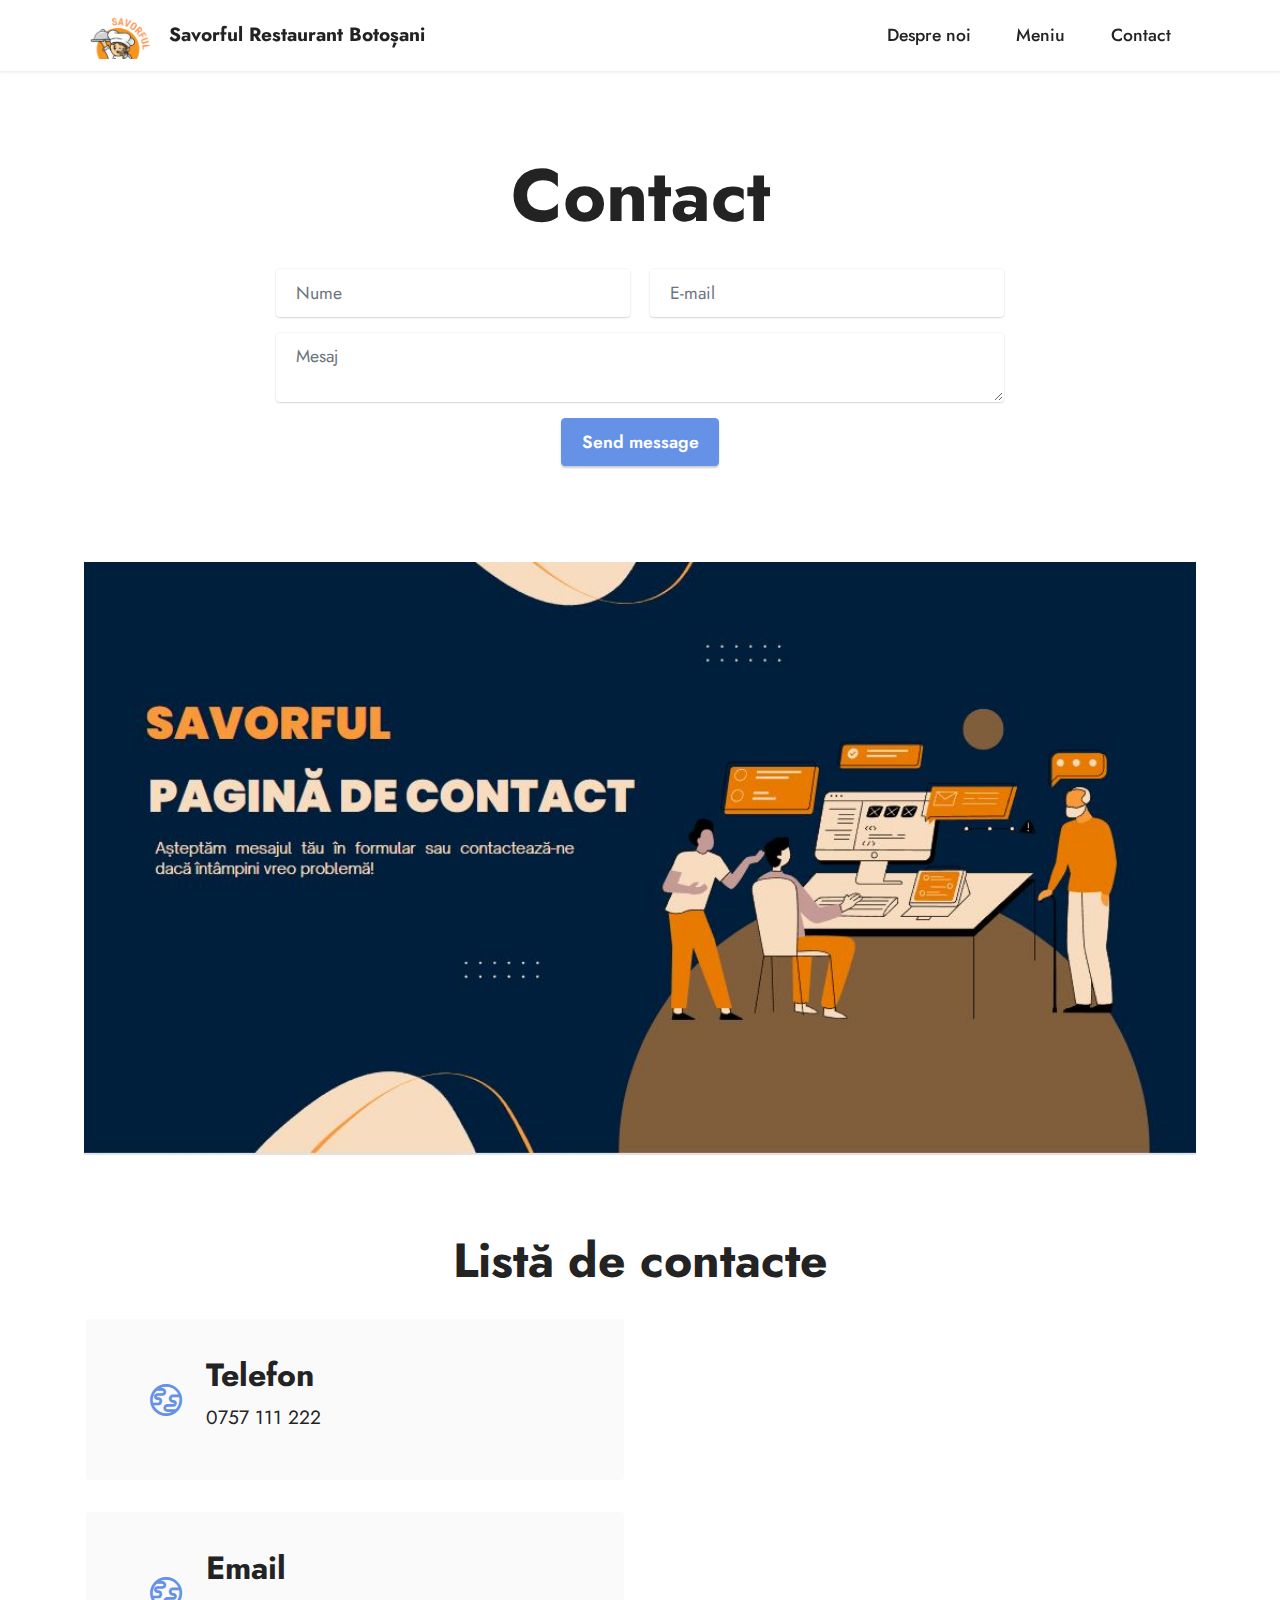
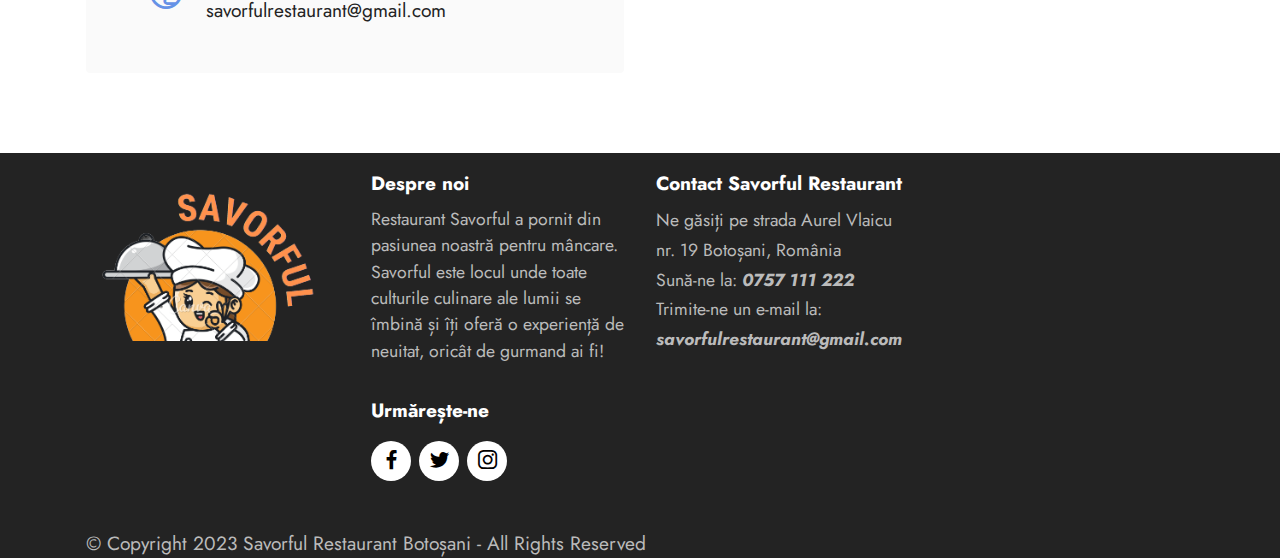
<file: page1.html>
<!DOCTYPE html>
<html lang="ro">
<head>
  <!-- Site made with Mobirise Website Builder v5.7.4, https://mobirise.com -->
  <meta charset="UTF-8">
  <meta http-equiv="X-UA-Compatible" content="IE=edge">
  <meta name="generator" content="Mobirise v5.7.4, mobirise.com">
  <meta name="viewport" content="width=device-width, initial-scale=1, minimum-scale=1">
  <link rel="shortcut icon" href="assets/images/logobun.png" type="image/x-icon">
  <meta name="description" content="">
  
  
  <title>Contact</title>
  <link rel="stylesheet" href="assets/web/assets/mobirise-icons2/mobirise2.css">
  <link rel="stylesheet" href="assets/bootstrap/css/bootstrap.min.css">
  <link rel="stylesheet" href="assets/bootstrap/css/bootstrap-grid.min.css">
  <link rel="stylesheet" href="assets/bootstrap/css/bootstrap-reboot.min.css">
  <link rel="stylesheet" href="assets/dropdown/css/style.css">
  <link rel="stylesheet" href="assets/socicon/css/styles.css">
  <link rel="stylesheet" href="assets/theme/css/style.css">
  <link rel="preload" href="https://fonts.googleapis.com/css?family=Jost:100,200,300,400,500,600,700,800,900,100i,200i,300i,400i,500i,600i,700i,800i,900i&display=swap" as="style" onload="this.onload=null;this.rel='stylesheet'">
  <noscript><link rel="stylesheet" href="https://fonts.googleapis.com/css?family=Jost:100,200,300,400,500,600,700,800,900,100i,200i,300i,400i,500i,600i,700i,800i,900i&display=swap"></noscript>
  <link rel="preload" as="style" href="assets/mobirise/css/mbr-additional.css"><link rel="stylesheet" href="assets/mobirise/css/mbr-additional.css" type="text/css">

  
  
  
</head>
<body>
  
  <div data-bs-version="5.1" class="menu menu2 cid-trr6ZlFb6g"  id="menu2-4">
    
    <nav class="navbar navbar-dropdown navbar-fixed-top navbar-expand-lg">
        <div class="container">
            <div class="navbar-brand">
                <span class="navbar-logo">
                    
                        <a href="index.html"><img src="assets/images/logobun.png" alt="Logo Restaurant Savorful" style="height: 3rem;"></a>
                    
                </span>
                <span class="navbar-caption-wrap"><a class="navbar-caption text-black text-primary display-7" href="index.html">Savorful Restaurant Botoșani</a></span>
            </div>
            <button class="navbar-toggler" type="button" data-toggle="collapse" data-bs-toggle="collapse" data-target="#navbarSupportedContent" data-bs-target="#navbarSupportedContent" aria-controls="navbarNavAltMarkup" aria-expanded="false" aria-label="Toggle navigation">
                <span class="hamburger">
                    <span></span>
                    <span></span>
                    <span></span>
                    <span></span>
                </span>
            </button>
            <div class="collapse navbar-collapse" id="navbarSupportedContent">
                <ul class="navbar-nav nav-dropdown nav-right" data-app-modern-menu="true"><li class="nav-item"><a class="nav-link link text-black text-primary display-4" href="index.html">Despre noi</a></li>
                    <li class="nav-item"><a class="nav-link link text-black text-primary display-4" href="page2.html">Meniu</a></li>
                    <li class="nav-item"><a class="nav-link link text-black text-primary display-4" href="page1.html">Contact</a>
                    </li></ul>
                
                
            </div>
        </div>
    </nav>
</div>

<section data-bs-version="5.1" class="form5 cid-trTKMrfGU6" id="form5-x">
    
    
    <div class="container">
        <div class="mbr-section-head">
            <h1 class="mbr-section-title mbr-fonts-style align-center mb-0 display-1"><strong>Contact</strong></h1>
            
        </div>
        <div class="row justify-content-center mt-4">
            <div class="col-lg-8 mx-auto mbr-form" data-form-type="formoid">
                <form action="https://mobirise.eu/" method="POST" class="mbr-form form-with-styler" data-form-title="Form Name"><input type="hidden" name="email" data-form-email="true" value="IkUT/7EiU/oeab0VgvIJC4GtP+26DREeFFFTGxkNvKY0alaim+nYRYhxPgXAPZFaGTnIO93Kv5x+BJ1mmjSiNVH/oMWQc5HOMDB3z+JPtmnBQUBRqP5Ejvx+lJn+lGe2">
                    <div class="row">
                        <div hidden="hidden" data-form-alert="" class="alert alert-success col-12">Thanks for filling out the form!</div>
                        <div hidden="hidden" data-form-alert-danger="" class="alert alert-danger col-12">
                            Oops...! some problem!
                        </div>
                    </div>
                    <div class="dragArea row">
                        <div class="col-md col-sm-12 form-group mb-3" data-for="name">
                            <input type="text" name="name" placeholder="Nume" data-form-field="name" class="form-control" value="" id="name-form5-x">
                        </div>
                        <div class="col-md col-sm-12 form-group mb-3" data-for="email">
                            <input type="email" name="email" placeholder="E-mail" data-form-field="email" class="form-control" value="" id="email-form5-x">
                        </div>
                        
                        <div class="col-12 form-group mb-3" data-for="textarea">
                            <textarea name="textarea" placeholder="Mesaj" data-form-field="textarea" class="form-control" id="textarea-form5-x"></textarea>
                        </div>
                        <div class="col-lg-12 col-md-12 col-sm-12 align-center mbr-section-btn"><button type="submit" class="btn btn-primary display-4">Send message</button></div>
                    </div>
                </form>
            </div>
        </div>
    </div>
</section>

<div data-bs-version="5.1" class="image3 cid-trTLoIFd0N" id="image3-y">
    

    
    

    <div class="container-fluid">
        <div class="row justify-content-center">
            <div class="col-12 col-lg-11">
                <div class="image-wrapper">
                    <img src="assets/images/contact.jpg" alt="Animație cu oameni vorbind și text ce sugerează pagina de contact">
                    
                </div>
            </div>
        </div>
    </div>
</div>

<section data-bs-version="5.1" class="contacts3 map1 cid-trTKmlbvA5" id="contacts3-v">

    

    
    
    <div class="container">
        <div class="mbr-section-head">
            <h2 class="mbr-section-title mbr-fonts-style align-center mb-0 display-2">
                <strong>Listă de contacte</strong></h2>
            
        </div>
        <div class="row justify-content-center mt-4">
            <div class="card col-12 col-md-6">
                <div class="card-wrapper">
                    <div class="image-wrapper">
                        <span class="mbr-iconfont mobi-mbri-globe mobi-mbri"></span>
                    </div>
                    <div class="text-wrapper">
                        <h3 class="card-title mbr-fonts-style mb-1 display-5">
                            <strong>Telefon</strong></h3>
                        <p class="mbr-text mbr-fonts-style display-7">
                            0757 111 222</p>
                    </div>
                </div>
                <div class="card-wrapper">
                    <div class="image-wrapper">
                        <span class="mbr-iconfont mobi-mbri-globe mobi-mbri"></span>
                    </div>
                    <div class="text-wrapper">
                        <h3 class="card-title mbr-fonts-style mb-1 display-5">
                            <strong>Email</strong>
                        </h3>
                        <p class="mbr-text mbr-fonts-style display-7">savorfulrestaurant@gmail.com</p>
                    </div>
                </div>
            </div>
            <div class="map-wrapper col-12 col-md-6">
                <div class="google-map"><iframe style="border:0" src="https://www.google.com/maps/embed/v1/place?key=AIzaSyCZI5F_k6S1k46ujh0SNrapM89f7mJxd30&amp;q=AleeaParculuiBotoșani" allowfullscreen=""></iframe></div>
            </div>
        </div>
    </div>
</section>

<div data-bs-version="5.1" class="footer4 cid-trZlTHefLV"  id="footer4-19">

    

    
    
   <div class="container">
        <div class="row mbr-white">
            <div class="col-6 col-lg-3">
                <div class="media-wrap col-md-12 col-12">
                    <a href="index.html">
                        <img src="assets/images/logobun.png" alt="Logo Savorful Restaurant">
                    </a>
                </div>
            </div>
            <div class="col-12 col-md-6 col-lg-3">
                <p class="mbr-section-subtitle mbr-fonts-style mb-2 display-7">
                    <strong>Despre noi</strong>
                </p>
                <p class="mbr-text mbr-fonts-style mb-4 display-4">
                    Restaurant Savorful a pornit din pasiunea noastră pentru mâncare. Savorful este locul unde toate culturile culinare ale lumii se îmbină și îți oferă o experiență de neuitat, oricât de gurmand ai fi!</p>
                <p class="mbr-section-subtitle mbr-fonts-style mb-3 display-7">
                    <strong>Urmărește-ne</strong>
                </p>
                <div class="social-row display-7">
                    <div class="soc-item">
                        <a href="https://www.facebook.com" target="_blank">
                            <span class="mbr-iconfont socicon-facebook socicon"></span>
                        </a>
                    </div>
                    <div class="soc-item">
                        <a href="https://twitter.com" target="_blank">
                            <span class="mbr-iconfont socicon-twitter socicon"></span>
                        </a>
                    </div>
                    <div class="soc-item">
                        <a href="https://www.instagram.com" target="_blank">
                            <span class="mbr-iconfont socicon-instagram socicon"></span>
                        </a>
                    </div>
                    
                </div>
            </div>
            <div class="col-12 col-md-6 col-lg-3">
                <p class="mbr-section-subtitle mbr-fonts-style mb-2 display-7">
                    <strong>Contact Savorful Restaurant</strong></p>
                <ul class="list mbr-fonts-style display-4">
                    <li class="mbr-text item-wrap">Ne găsiți pe strada Aurel Vlaicu nr. 19 Botoșani, România</li><li class="mbr-text item-wrap">Sună-ne la: <strong><em>0757 111 222</em></strong></li><li class="mbr-text item-wrap">Trimite-ne un e-mail la:</li><li class="mbr-text item-wrap"><em><strong>savorfulrestaurant@gmail.com</strong></em></li>
                </ul>
            </div>
            <div class="col-12 col-md-6 col-lg-3">
                <p class="mbr-section-subtitle mbr-fonts-style mb-2 display-7"></p>
                <ul class="list mbr-fonts-style display-4">
                    <li class="mbr-text item-wrap"><br></li>
                </ul>
            </div>
            <div class="col-12 mt-4">
                <p class="mbr-text mb-0 mbr-fonts-style copyright align-center display-7">
                    © Copyright 2023 Savorful Restaurant Botoșani - All Rights Reserved
                </p>
            </div>
        </div>
    </div>
</div><script src="assets/bootstrap/js/bootstrap.bundle.min.js"></script>  <script src="assets/smoothscroll/smooth-scroll.js"></script>  <script src="assets/ytplayer/index.js"></script>  <script src="assets/dropdown/js/navbar-dropdown.js"></script>  <script src="assets/theme/js/script.js"></script>  <script src="assets/formoid/formoid.min.js"></script>  
  
  
</body>
</html>
</file>
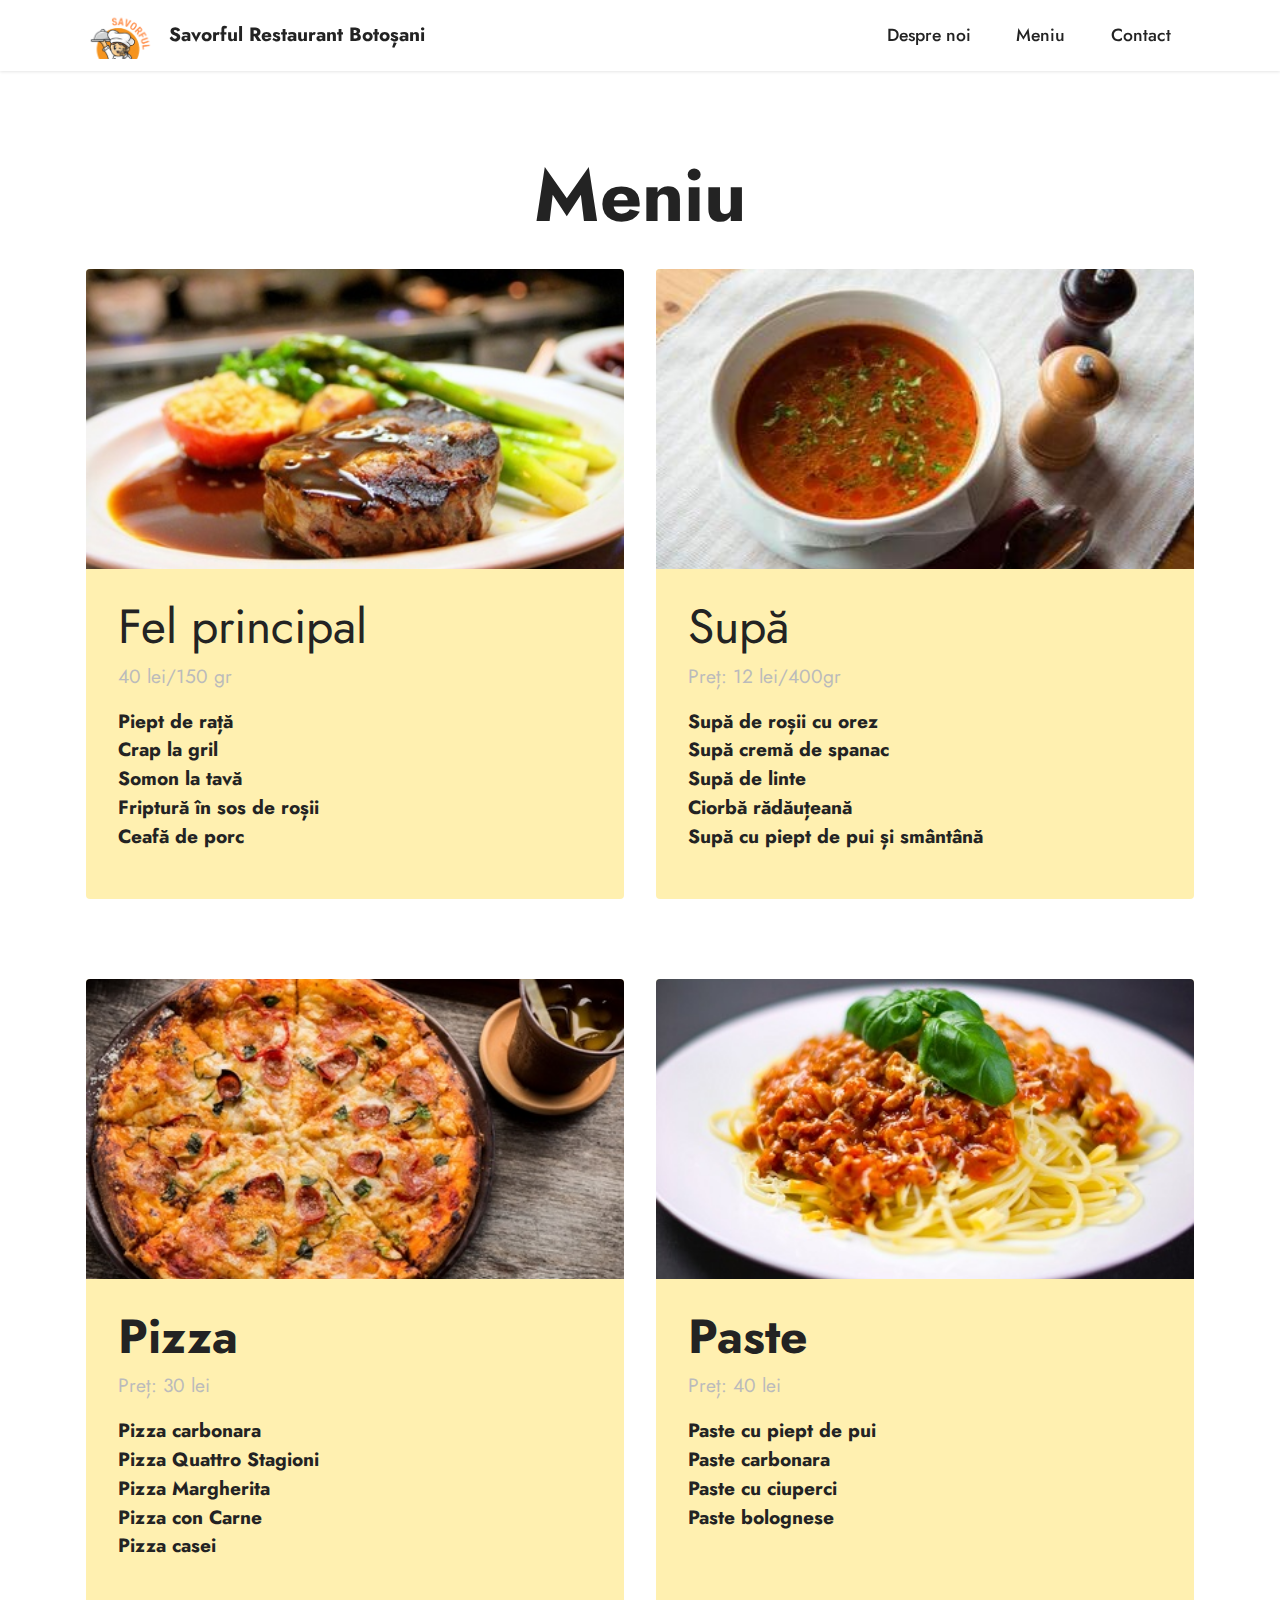
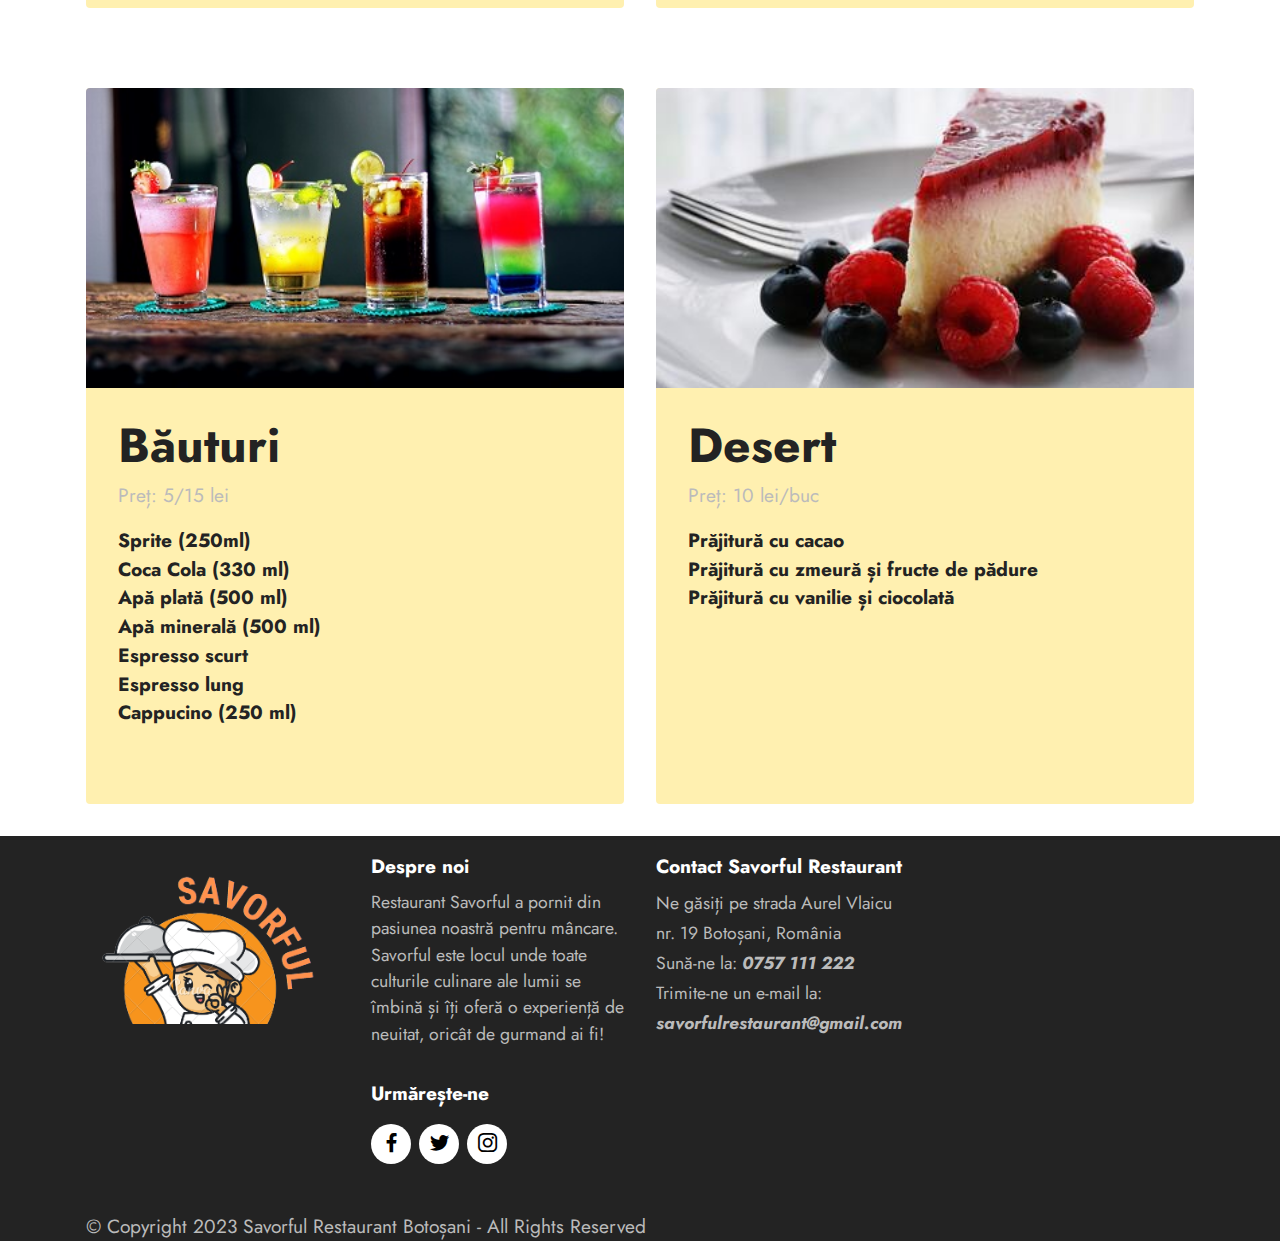
<file: page2.html>
<!DOCTYPE html>
<html lang="ro">
<head>
  <!-- Site made with Mobirise Website Builder v5.7.4, https://mobirise.com -->
  <meta charset="UTF-8">
  <meta http-equiv="X-UA-Compatible" content="IE=edge">
  <meta name="generator" content="Mobirise v5.7.4, mobirise.com">
  <meta name="viewport" content="width=device-width, initial-scale=1, minimum-scale=1">
  <link rel="shortcut icon" href="assets/images/logobun.png" type="image/x-icon">
  <meta name="description" content="">
  
  
  <title>Meniu</title>
  <link rel="stylesheet" href="assets/bootstrap/css/bootstrap.min.css">
  <link rel="stylesheet" href="assets/bootstrap/css/bootstrap-grid.min.css">
  <link rel="stylesheet" href="assets/bootstrap/css/bootstrap-reboot.min.css">
  <link rel="stylesheet" href="assets/dropdown/css/style.css">
  <link rel="stylesheet" href="assets/socicon/css/styles.css">
  <link rel="stylesheet" href="assets/theme/css/style.css">
  <link rel="preload" href="https://fonts.googleapis.com/css?family=Jost:100,200,300,400,500,600,700,800,900,100i,200i,300i,400i,500i,600i,700i,800i,900i&display=swap" as="style" onload="this.onload=null;this.rel='stylesheet'">
  <noscript><link rel="stylesheet" href="https://fonts.googleapis.com/css?family=Jost:100,200,300,400,500,600,700,800,900,100i,200i,300i,400i,500i,600i,700i,800i,900i&display=swap"></noscript>
  <link rel="preload" as="style" href="assets/mobirise/css/mbr-additional.css"><link rel="stylesheet" href="assets/mobirise/css/mbr-additional.css" type="text/css">

  
  
  
</head>
<body>
  
  <div data-bs-version="5.1" class="menu menu2 cid-trr6ZlFb6g"  id="menu2-j">
    
    <nav class="navbar navbar-dropdown navbar-fixed-top navbar-expand-lg">
        <div class="container">
            <div class="navbar-brand">
                <span class="navbar-logo">
                    
                        <a href="index.html"><img src="assets/images/logobun.png" alt="Logo Restaurant Savorful" style="height: 3rem;"></a>
                    
                </span>
                <span class="navbar-caption-wrap"><a class="navbar-caption text-black text-primary display-7" href="index.html">Savorful Restaurant Botoșani</a></span>
            </div>
            <button class="navbar-toggler" type="button" data-toggle="collapse" data-bs-toggle="collapse" data-target="#navbarSupportedContent" data-bs-target="#navbarSupportedContent" aria-controls="navbarNavAltMarkup" aria-expanded="false" aria-label="Toggle navigation">
                <span class="hamburger">
                    <span></span>
                    <span></span>
                    <span></span>
                    <span></span>
                </span>
            </button>
            <div class="collapse navbar-collapse" id="navbarSupportedContent">
                <ul class="navbar-nav nav-dropdown nav-right" data-app-modern-menu="true"><li class="nav-item"><a class="nav-link link text-black text-primary display-4" href="index.html">Despre noi</a></li>
                    <li class="nav-item"><a class="nav-link link text-black text-primary display-4" href="page2.html">Meniu</a></li>
                    <li class="nav-item"><a class="nav-link link text-black text-primary display-4" href="page1.html">Contact</a>
                    </li></ul>
                
                
            </div>
        </div>
    </nav>
</div>

<section data-bs-version="5.1" class="features4 cid-trYWMt8R2u" id="features4-14">
    
    
    <div class="container">
        <div class="mbr-section-head">
            <h1 class="mbr-section-title mbr-fonts-style align-center mb-0 display-1">
                <strong>Meniu</strong></h1>
            
        </div>
        <div class="row mt-4">
            <div class="item features-image сol-12 col-md-6 col-lg-6">
                <div class="item-wrapper">
                    <div class="item-img">
                        <img src="assets/images/carne1.jpg" alt="Carne gătită, în sos, alături de legume" title="" data-slide-to="0" data-bs-slide-to="0">
                    </div>
                    <div class="item-content">
                        <h2 class="item-title mbr-fonts-style display-2">Fel principal<strong></strong></h2>
                        <h3 class="item-subtitle mbr-fonts-style mt-1 display-7">40 lei/150 gr</h3>
                        <p class="mbr-text mbr-fonts-style mt-3 display-7"><strong>Piept de rață</strong><br><strong>Crap la gril</strong><br><strong>Somon la tavă</strong><br><strong>Friptură în sos de roșii</strong><br><strong>Ceafă de porc</strong></p>
                    </div>
                    
                </div>
            </div>
            <div class="item features-image сol-12 col-md-6 col-lg-6">
                <div class="item-wrapper">
                    <div class="item-img">
                        <img src="assets/images/supa1.jpg" alt="Supă de culoare albă cu crutoane în castron și pe lângă" title="" data-slide-to="1" data-bs-slide-to="1">
                    </div>
                    <div class="item-content">
                        <h2 class="item-title mbr-fonts-style display-2">Supă</h2>
                        <h3 class="item-subtitle mbr-fonts-style mt-1 display-7">Preț: 12 lei/400gr</h3>
                        <p class="mbr-text mbr-fonts-style mt-3 display-7"><strong>Supă de roșii cu orez</strong><br><strong>Supă cremă de spanac</strong><br><strong>Supă de linte</strong><br><strong>Ciorbă rădăuțeană</strong><br><strong>Supă cu piept de pui și smântână</strong></p>
                    </div>
                    
                </div>
            </div>
            

        </div>
    </div>
</section>

<section data-bs-version="5.1" class="features4 cid-trYWRg2x8h" id="features4-15">
    
    
    <div class="container">
        
        <div class="row mt-4">
            <div class="item features-image сol-12 col-md-6 col-lg-6">
                <div class="item-wrapper">
                    <div class="item-img">
                        <img src="assets/images/pizza1.jpg" alt="Farfurie cu pizza gătită, pe un blat maro, alături de o băutură" title="" data-slide-to="0" data-bs-slide-to="0">
                    </div>
                    <div class="item-content">
                        <h2 class="item-title mbr-fonts-style display-2"><strong>Pizza</strong></h2>
                        <h3 class="item-subtitle mbr-fonts-style mt-1 display-7">Preț: 30 lei</h3>
                        <p class="mbr-text mbr-fonts-style mt-3 display-7"><strong>Pizza carbonara</strong><br><strong>Pizza Quattro Stagioni</strong><br><strong>Pizza Margherita</strong><br><strong>Pizza con Carne</strong><br><strong>Pizza casei</strong></p>
                    </div>
                    
                </div>
            </div>
            <div class="item features-image сol-12 col-md-6 col-lg-6">
                <div class="item-wrapper">
                    <div class="item-img">
                        <img src="assets/images/pasta.jpg" alt="Farfurie cu paste, cu sos deasupra" title="" data-slide-to="1" data-bs-slide-to="1">
                    </div>
                    <div class="item-content">
                        <h2 class="item-title mbr-fonts-style display-2"><strong>Paste</strong></h2>
                        <h3 class="item-subtitle mbr-fonts-style mt-1 display-7">Preț: 40 lei<br></h3>
                        <p class="mbr-text mbr-fonts-style mt-3 display-7"><strong>Paste cu piept de pui</strong><br><strong>Paste carbonara</strong><br><strong>Paste cu ciuperci</strong><br><strong>Paste bolognese</strong></p>
                    </div>
                    
                </div>
            </div>
            

        </div>
    </div>
</section>

<section data-bs-version="5.1" class="features4 cid-trYWRZ8sdn" id="features4-16">
    
    
    <div class="container">
        
        <div class="row mt-4">
            <div class="item features-image сol-12 col-md-6 col-lg-6">
                <div class="item-wrapper">
                    <div class="item-img">
                        <img src="assets/images/drinks.jpg" alt="Patru pahare cu băuturi de tip cocktail, pe o placă maro" title="" data-slide-to="0" data-bs-slide-to="0">
                    </div>
                    <div class="item-content">
                        <h2 class="item-title mbr-fonts-style display-2"><strong>Băuturi</strong></h2>
                        <h3 class="item-subtitle mbr-fonts-style mt-1 display-7">Preț: 5/15 lei</h3>
                        <p class="mbr-text mbr-fonts-style mt-3 display-7"><strong>Sprite (250ml)</strong><br><strong>Coca Cola (330 ml)</strong><br><strong>Apă plată (500 ml)</strong><br><strong>Apă minerală (500 ml)<br></strong><strong>Espresso scurt</strong><br><strong>Espresso lung</strong><br><strong>Cappucino (250 ml)</strong><br><strong><br></strong></p>
                    </div>
                    
                </div>
            </div>
            <div class="item features-image сol-12 col-md-6 col-lg-6">
                <div class="item-wrapper">
                    <div class="item-img">
                        <img src="assets/images/desert1.jpg" alt="Farfurie albă cu o felie de prăjitură de zmeură, cu fructe de pădure alături" title="" data-slide-to="1" data-bs-slide-to="1">
                    </div>
                    <div class="item-content">
                        <h2 class="item-title mbr-fonts-style display-2"><strong>Desert</strong></h2>
                        <h3 class="item-subtitle mbr-fonts-style mt-1 display-7">Preț: 10 lei/buc</h3>
                        <p class="mbr-text mbr-fonts-style mt-3 display-7"><strong>Prăjitură cu cacao</strong><br><strong>Prăjitură cu zmeură și fructe de pădure</strong><br><strong>Prăjitură cu vanilie și ciocolată</strong></p>
                    </div>
                    
                </div>
            </div>
            

        </div>
    </div>
</section>

<div data-bs-version="5.1" class="footer4 cid-trZlTHefLV"  id="footer4-19">

    

    
    
    <div class="container">
        <div class="row mbr-white">
            <div class="col-6 col-lg-3">
                <div class="media-wrap col-md-12 col-12">
                    <a href="index.html">
                        <img src="assets/images/logobun.png" alt="Logo Savorful Restaurant">
                    </a>
                </div>
            </div>
            <div class="col-12 col-md-6 col-lg-3">
                <p class="mbr-section-subtitle mbr-fonts-style mb-2 display-7">
                    <strong>Despre noi</strong>
                </p>
                <p class="mbr-text mbr-fonts-style mb-4 display-4">
                    Restaurant Savorful a pornit din pasiunea noastră pentru mâncare. Savorful este locul unde toate culturile culinare ale lumii se îmbină și îți oferă o experiență de neuitat, oricât de gurmand ai fi!</p>
                <p class="mbr-section-subtitle mbr-fonts-style mb-3 display-7">
                    <strong>Urmărește-ne</strong>
                </p>
                <div class="social-row display-7">
                    <div class="soc-item">
                        <a href="https://www.facebook.com" target="_blank">
                            <span class="mbr-iconfont socicon-facebook socicon"></span>
                        </a>
                    </div>
                    <div class="soc-item">
                        <a href="https://twitter.com" target="_blank">
                            <span class="mbr-iconfont socicon-twitter socicon"></span>
                        </a>
                    </div>
                    <div class="soc-item">
                        <a href="https://www.instagram.com" target="_blank">
                            <span class="mbr-iconfont socicon-instagram socicon"></span>
                        </a>
                    </div>
                    
                </div>
            </div>
            <div class="col-12 col-md-6 col-lg-3">
                <p class="mbr-section-subtitle mbr-fonts-style mb-2 display-7">
                    <strong>Contact Savorful Restaurant</strong></p>
                <ul class="list mbr-fonts-style display-4">
                    <li class="mbr-text item-wrap">Ne găsiți pe strada Aurel Vlaicu nr. 19 Botoșani, România</li><li class="mbr-text item-wrap">Sună-ne la: <strong><em>0757 111 222</em></strong></li><li class="mbr-text item-wrap">Trimite-ne un e-mail la:</li><li class="mbr-text item-wrap"><em><strong>savorfulrestaurant@gmail.com</strong></em></li>
                </ul>
            </div>
            <div class="col-12 col-md-6 col-lg-3">
                <p class="mbr-section-subtitle mbr-fonts-style mb-2 display-7"></p>
                <ul class="list mbr-fonts-style display-4">
                    <li class="mbr-text item-wrap"><br></li>
                </ul>
            </div>
            <div class="col-12 mt-4">
                <p class="mbr-text mb-0 mbr-fonts-style copyright align-center display-7">
                    © Copyright 2023 Savorful Restaurant Botoșani - All Rights Reserved
                </p>
            </div>
        </div>
    </div>
</div><script src="assets/bootstrap/js/bootstrap.bundle.min.js"></script>  <script src="assets/smoothscroll/smooth-scroll.js"></script>  <script src="assets/ytplayer/index.js"></script>  <script src="assets/dropdown/js/navbar-dropdown.js"></script>  <script src="assets/theme/js/script.js"></script>  
  
  
</body>
</html>
</file>
<file: assets/web/assets/mobirise-icons2/mobirise2.css>
@font-face {
  font-family: 'Moririse2';
  font-display: swap;
  src:  url('mobirise2.eot?f2bix4');
  src:  url('mobirise2.eot?f2bix4#iefix') format('embedded-opentype'),
    url('mobirise2.ttf?f2bix4') format('truetype'),
    url('mobirise2.woff?f2bix4') format('woff'),
    url('mobirise2.svg?f2bix4#mobirise2') format('svg');
  font-weight: normal;
  font-style: normal;
}

[class^="mobi-"], [class*=" mobi-"] {
  /* use !important to prevent issues with browser extensions that change fonts */
  font-family: 'Moririse2' !important;
  speak: none;
  font-style: normal;
  font-weight: normal;
  font-variant: normal;
  text-transform: none;
  line-height: 1;

  /* Better Font Rendering =========== */
  -webkit-font-smoothing: antialiased;
  -moz-osx-font-smoothing: grayscale;
}

.mobi-mbri-add-submenu:before {
  content: "\e900";
}
.mobi-mbri-alert:before {
  content: "\e901";
}
.mobi-mbri-align-center:before {
  content: "\e902";
}
.mobi-mbri-align-justify:before {
  content: "\e903";
}
.mobi-mbri-align-left:before {
  content: "\e904";
}
.mobi-mbri-align-right:before {
  content: "\e905";
}
.mobi-mbri-android:before {
  content: "\e906";
}
.mobi-mbri-apple:before {
  content: "\e907";
}
.mobi-mbri-arrow-down:before {
  content: "\e908";
}
.mobi-mbri-arrow-next:before {
  content: "\e909";
}
.mobi-mbri-arrow-prev:before {
  content: "\e90a";
}
.mobi-mbri-arrow-up:before {
  content: "\e90b";
}
.mobi-mbri-bold:before {
  content: "\e90c";
}
.mobi-mbri-bookmark:before {
  content: "\e90d";
}
.mobi-mbri-bootstrap:before {
  content: "\e90e";
}
.mobi-mbri-briefcase:before {
  content: "\e90f";
}
.mobi-mbri-browse:before {
  content: "\e910";
}
.mobi-mbri-bulleted-list:before {
  content: "\e911";
}
.mobi-mbri-calendar:before {
  content: "\e912";
}
.mobi-mbri-camera:before {
  content: "\e913";
}
.mobi-mbri-cart-add:before {
  content: "\e914";
}
.mobi-mbri-cart-full:before {
  content: "\e915";
}
.mobi-mbri-cash:before {
  content: "\e916";
}
.mobi-mbri-change-style:before {
  content: "\e917";
}
.mobi-mbri-chat:before {
  content: "\e918";
}
.mobi-mbri-clock:before {
  content: "\e919";
}
.mobi-mbri-close:before {
  content: "\e91a";
}
.mobi-mbri-cloud:before {
  content: "\e91b";
}
.mobi-mbri-code:before {
  content: "\e91c";
}
.mobi-mbri-contact-form:before {
  content: "\e91d";
}
.mobi-mbri-credit-card:before {
  content: "\e91e";
}
.mobi-mbri-cursor-click:before {
  content: "\e91f";
}
.mobi-mbri-cust-feedback:before {
  content: "\e920";
}
.mobi-mbri-database:before {
  content: "\e921";
}
.mobi-mbri-delivery:before {
  content: "\e922";
}
.mobi-mbri-desktop:before {
  content: "\e923";
}
.mobi-mbri-devices:before {
  content: "\e924";
}
.mobi-mbri-down:before {
  content: "\e925";
}
.mobi-mbri-download-2:before {
  content: "\e926";
}
.mobi-mbri-download:before {
  content: "\e927";
}
.mobi-mbri-drag-n-drop-2:before {
  content: "\e928";
}
.mobi-mbri-drag-n-drop:before {
  content: "\e929";
}
.mobi-mbri-edit-2:before {
  content: "\e92a";
}
.mobi-mbri-edit:before {
  content: "\e92b";
}
.mobi-mbri-error:before {
  content: "\e92c";
}
.mobi-mbri-extension:before {
  content: "\e92d";
}
.mobi-mbri-features:before {
  content: "\e92e";
}
.mobi-mbri-file:before {
  content: "\e92f";
}
.mobi-mbri-flag:before {
  content: "\e930";
}
.mobi-mbri-folder:before {
  content: "\e931";
}
.mobi-mbri-gift:before {
  content: "\e932";
}
.mobi-mbri-github:before {
  content: "\e933";
}
.mobi-mbri-globe-2:before {
  content: "\e934";
}
.mobi-mbri-globe:before {
  content: "\e935";
}
.mobi-mbri-growing-chart:before {
  content: "\e936";
}
.mobi-mbri-hearth:before {
  content: "\e937";
}
.mobi-mbri-help:before {
  content: "\e938";
}
.mobi-mbri-home:before {
  content: "\e939";
}
.mobi-mbri-hot-cup:before {
  content: "\e93a";
}
.mobi-mbri-idea:before {
  content: "\e93b";
}
.mobi-mbri-image-gallery:before {
  content: "\e93c";
}
.mobi-mbri-image-slider:before {
  content: "\e93d";
}
.mobi-mbri-info:before {
  content: "\e93e";
}
.mobi-mbri-italic:before {
  content: "\e93f";
}
.mobi-mbri-key:before {
  content: "\e940";
}
.mobi-mbri-laptop:before {
  content: "\e941";
}
.mobi-mbri-layers:before {
  content: "\e942";
}
.mobi-mbri-left-right:before {
  content: "\e943";
}
.mobi-mbri-left:before {
  content: "\e944";
}
.mobi-mbri-letter:before {
  content: "\e945";
}
.mobi-mbri-like:before {
  content: "\e946";
}
.mobi-mbri-link:before {
  content: "\e947";
}
.mobi-mbri-lock:before {
  content: "\e948";
}
.mobi-mbri-login:before {
  content: "\e949";
}
.mobi-mbri-logout:before {
  content: "\e94a";
}
.mobi-mbri-magic-stick:before {
  content: "\e94b";
}
.mobi-mbri-map-pin:before {
  content: "\e94c";
}
.mobi-mbri-menu:before {
  content: "\e94d";
}
.mobi-mbri-mobile-2:before {
  content: "\e94e";
}
.mobi-mbri-mobile-horizontal:before {
  content: "\e94f";
}
.mobi-mbri-mobile:before {
  content: "\e950";
}
.mobi-mbri-mobirise:before {
  content: "\e951";
}
.mobi-mbri-more-horizontal:before {
  content: "\e952";
}
.mobi-mbri-more-vertical:before {
  content: "\e953";
}
.mobi-mbri-music:before {
  content: "\e954";
}
.mobi-mbri-new-file:before {
  content: "\e955";
}
.mobi-mbri-numbered-list:before {
  content: "\e956";
}
.mobi-mbri-opened-folder:before {
  content: "\e957";
}
.mobi-mbri-pages:before {
  content: "\e958";
}
.mobi-mbri-paper-plane:before {
  content: "\e959";
}
.mobi-mbri-paperclip:before {
  content: "\e95a";
}
.mobi-mbri-phone:before {
  content: "\e95b";
}
.mobi-mbri-photo:before {
  content: "\e95c";
}
.mobi-mbri-photos:before {
  content: "\e95d";
}
.mobi-mbri-pin:before {
  content: "\e95e";
}
.mobi-mbri-play:before {
  content: "\e95f";
}
.mobi-mbri-plus:before {
  content: "\e960";
}
.mobi-mbri-preview:before {
  content: "\e961";
}
.mobi-mbri-print:before {
  content: "\e962";
}
.mobi-mbri-protect:before {
  content: "\e963";
}
.mobi-mbri-question:before {
  content: "\e964";
}
.mobi-mbri-quote-left:before {
  content: "\e965";
}
.mobi-mbri-quote-right:before {
  content: "\e966";
}
.mobi-mbri-redo:before {
  content: "\e967";
}
.mobi-mbri-refresh:before {
  content: "\e968";
}
.mobi-mbri-responsive-2:before {
  content: "\e969";
}
.mobi-mbri-responsive:before {
  content: "\e96a";
}
.mobi-mbri-right:before {
  content: "\e96b";
}
.mobi-mbri-rocket:before {
  content: "\e96c";
}
.mobi-mbri-sad-face:before {
  content: "\e96d";
}
.mobi-mbri-sale:before {
  content: "\e96e";
}
.mobi-mbri-save:before {
  content: "\e96f";
}
.mobi-mbri-search:before {
  content: "\e970";
}
.mobi-mbri-setting-2:before {
  content: "\e971";
}
.mobi-mbri-setting-3:before {
  content: "\e972";
}
.mobi-mbri-setting:before {
  content: "\e973";
}
.mobi-mbri-share:before {
  content: "\e974";
}
.mobi-mbri-shopping-bag:before {
  content: "\e975";
}
.mobi-mbri-shopping-basket:before {
  content: "\e976";
}
.mobi-mbri-shopping-cart:before {
  content: "\e977";
}
.mobi-mbri-sites:before {
  content: "\e978";
}
.mobi-mbri-smile-face:before {
  content: "\e979";
}
.mobi-mbri-speed:before {
  content: "\e97a";
}
.mobi-mbri-star:before {
  content: "\e97b";
}
.mobi-mbri-success:before {
  content: "\e97c";
}
.mobi-mbri-sun:before {
  content: "\e97d";
}
.mobi-mbri-sun2:before {
  content: "\e97e";
}
.mobi-mbri-tablet-vertical:before {
  content: "\e97f";
}
.mobi-mbri-tablet:before {
  content: "\e980";
}
.mobi-mbri-target:before {
  content: "\e981";
}
.mobi-mbri-timer:before {
  content: "\e982";
}
.mobi-mbri-to-ftp:before {
  content: "\e983";
}
.mobi-mbri-to-local-drive:before {
  content: "\e984";
}
.mobi-mbri-touch-swipe:before {
  content: "\e985";
}
.mobi-mbri-touch:before {
  content: "\e986";
}
.mobi-mbri-trash:before {
  content: "\e987";
}
.mobi-mbri-underline:before {
  content: "\e988";
}
.mobi-mbri-undo:before {
  content: "\e989";
}
.mobi-mbri-unlink:before {
  content: "\e98a";
}
.mobi-mbri-unlock:before {
  content: "\e98b";
}
.mobi-mbri-up-down:before {
  content: "\e98c";
}
.mobi-mbri-up:before {
  content: "\e98d";
}
.mobi-mbri-update:before {
  content: "\e98e";
}
.mobi-mbri-upload-2:before {
  content: "\e98f";
}
.mobi-mbri-upload:before {
  content: "\e990";
}
.mobi-mbri-user-2:before {
  content: "\e991";
}
.mobi-mbri-user:before {
  content: "\e992";
}
.mobi-mbri-users:before {
  content: "\e993";
}
.mobi-mbri-video-play:before {
  content: "\e994";
}
.mobi-mbri-video:before {
  content: "\e995";
}
.mobi-mbri-watch:before {
  content: "\e996";
}
.mobi-mbri-website-theme-2:before {
  content: "\e997";
}
.mobi-mbri-website-theme:before {
  content: "\e998";
}
.mobi-mbri-wifi:before {
  content: "\e999";
}
.mobi-mbri-windows:before {
  content: "\e99a";
}
.mobi-mbri-zoom-in:before {
  content: "\e99b";
}
.mobi-mbri-zoom-out:before {
  content: "\e99c";
}
</file>
<file: assets/dropdown/css/style.css>
.navbar-dropdown {
  left: 0;
  padding: 0;
  position: absolute;
  right: 0;
  top: 0;
  transition: all 0.45s ease;
  z-index: 1030;
  background: #282828; }
  .navbar-dropdown .navbar-logo {
    margin-right: 0.8rem;
    transition: margin 0.3s ease-in-out;
    vertical-align: middle; }
    .navbar-dropdown .navbar-logo img {
      height: 3.125rem;
      transition: all 0.3s ease-in-out; }
    .navbar-dropdown .navbar-logo.mbr-iconfont {
      font-size: 3.125rem;
      line-height: 3.125rem; }
  .navbar-dropdown .navbar-caption {
    font-weight: 700;
    white-space: normal;
    vertical-align: -4px;
    line-height: 3.125rem !important; }
    .navbar-dropdown .navbar-caption, .navbar-dropdown .navbar-caption:hover {
      color: inherit;
      text-decoration: none; }
  .navbar-dropdown .mbr-iconfont + .navbar-caption {
    vertical-align: -1px; }
  .navbar-dropdown.navbar-fixed-top {
    position: fixed; }
  .navbar-dropdown .navbar-brand span {
    vertical-align: -4px; }
  .navbar-dropdown.bg-color.transparent {
    background: none; }
  .navbar-dropdown.navbar-short .navbar-brand {
    padding: 0.625rem 0; }
    .navbar-dropdown.navbar-short .navbar-brand span {
      vertical-align: -1px; }
  .navbar-dropdown.navbar-short .navbar-caption {
    line-height: 2.375rem !important;
    vertical-align: -2px; }
  .navbar-dropdown.navbar-short .navbar-logo {
    margin-right: 0.5rem; }
    .navbar-dropdown.navbar-short .navbar-logo img {
      height: 2.375rem; }
    .navbar-dropdown.navbar-short .navbar-logo.mbr-iconfont {
      font-size: 2.375rem;
      line-height: 2.375rem; }
  .navbar-dropdown.navbar-short .mbr-table-cell {
    height: 3.625rem; }
  .navbar-dropdown .navbar-close {
    left: 0.6875rem;
    position: fixed;
    top: 0.75rem;
    z-index: 1000; }
  .navbar-dropdown .hamburger-icon {
    content: "";
    display: inline-block;
    vertical-align: middle;
    width: 16px;
    -webkit-box-shadow: 0 -6px 0 1px #282828,0 0 0 1px #282828,0 6px 0 1px #282828;
    -moz-box-shadow: 0 -6px 0 1px #282828,0 0 0 1px #282828,0 6px 0 1px #282828;
    box-shadow: 0 -6px 0 1px #282828,0 0 0 1px #282828,0 6px 0 1px #282828; }

.dropdown-menu .dropdown-toggle[data-toggle="dropdown-submenu"]::after {
  border-bottom: 0.35em solid transparent;
  border-left: 0.35em solid;
  border-right: 0;
  border-top: 0.35em solid transparent;
  margin-left: 0.3rem; }

.dropdown-menu .dropdown-item:focus {
  outline: 0; }

.nav-dropdown {
  font-size: 0.75rem;
  font-weight: 500;
  height: auto !important; }
  .nav-dropdown .nav-btn {
    padding-left: 1rem; }
  .nav-dropdown .link {
    margin: .667em 1.667em;
    font-weight: 500;
    padding: 0;
    transition: color .2s ease-in-out; }
    .nav-dropdown .link.dropdown-toggle {
      margin-right: 2.583em; }
      .nav-dropdown .link.dropdown-toggle::after {
        margin-left: .25rem;
        border-top: 0.35em solid;
        border-right: 0.35em solid transparent;
        border-left: 0.35em solid transparent;
        border-bottom: 0; }
      .nav-dropdown .link.dropdown-toggle[aria-expanded="true"] {
        margin: 0;
        padding: 0.667em 3.263em  0.667em 1.667em; }
  .nav-dropdown .link::after,
  .nav-dropdown .dropdown-item::after {
    color: inherit; }
  .nav-dropdown .btn {
    font-size: 0.75rem;
    font-weight: 700;
    letter-spacing: 0;
    margin-bottom: 0;
    padding-left: 1.25rem;
    padding-right: 1.25rem; }
  .nav-dropdown .dropdown-menu {
    border-radius: 0;
    border: 0;
    left: 0;
    margin: 0;
    padding-bottom: 1.25rem;
    padding-top: 1.25rem;
    position: relative; }
  .nav-dropdown .dropdown-submenu {
    margin-left: 0.125rem;
    top: 0; }
  .nav-dropdown .dropdown-item {
    font-weight: 500;
    line-height: 2;
    padding: 0.3846em 4.615em 0.3846em 1.5385em;
    position: relative;
    transition: color .2s ease-in-out, background-color .2s ease-in-out; }
    .nav-dropdown .dropdown-item::after {
      margin-top: -0.3077em;
      position: absolute;
      right: 1.1538em;
      top: 50%; }
    .nav-dropdown .dropdown-item:focus, .nav-dropdown .dropdown-item:hover {
      background: none; }

@media (max-width: 767px) {
  .nav-dropdown.navbar-toggleable-sm {
    bottom: 0;
    display: none;
    left: 0;
    overflow-x: hidden;
    position: fixed;
    top: 0;
    transform: translateX(-100%);
    -ms-transform: translateX(-100%);
    -webkit-transform: translateX(-100%);
    width: 18.75rem;
    z-index: 999; } }
.nav-dropdown.navbar-toggleable-xl {
  bottom: 0;
  display: none;
  left: 0;
  overflow-x: hidden;
  position: fixed;
  top: 0;
  transform: translateX(-100%);
  -ms-transform: translateX(-100%);
  -webkit-transform: translateX(-100%);
  width: 18.75rem;
  z-index: 999; }

.nav-dropdown-sm {
  display: block !important;
  overflow-x: hidden;
  overflow: auto;
  padding-top: 3.875rem; }
  .nav-dropdown-sm::after {
    content: "";
    display: block;
    height: 3rem;
    width: 100%; }
  .nav-dropdown-sm.collapse.in ~ .navbar-close {
    display: block !important; }
  .nav-dropdown-sm.collapsing, .nav-dropdown-sm.collapse.in {
    transform: translateX(0);
    -ms-transform: translateX(0);
    -webkit-transform: translateX(0);
    transition: all 0.25s ease-out;
    -webkit-transition: all 0.25s ease-out;
    background: #282828; }
  .nav-dropdown-sm.collapsing[aria-expanded="false"] {
    transform: translateX(-100%);
    -ms-transform: translateX(-100%);
    -webkit-transform: translateX(-100%); }
  .nav-dropdown-sm .nav-item {
    display: block;
    margin-left: 0 !important;
    padding-left: 0; }
  .nav-dropdown-sm .link,
  .nav-dropdown-sm .dropdown-item {
    border-top: 1px dotted rgba(255, 255, 255, 0.1);
    font-size: 0.8125rem;
    line-height: 1.6;
    margin: 0 !important;
    padding: 0.875rem 2.4rem 0.875rem 1.5625rem !important;
    position: relative;
    white-space: normal; }
    .nav-dropdown-sm .link:focus, .nav-dropdown-sm .link:hover,
    .nav-dropdown-sm .dropdown-item:focus,
    .nav-dropdown-sm .dropdown-item:hover {
      background: rgba(0, 0, 0, 0.2) !important;
      color: #c0a375; }
  .nav-dropdown-sm .nav-btn {
    position: relative;
    padding: 1.5625rem 1.5625rem 0 1.5625rem; }
    .nav-dropdown-sm .nav-btn::before {
      border-top: 1px dotted rgba(255, 255, 255, 0.1);
      content: "";
      left: 0;
      position: absolute;
      top: 0;
      width: 100%; }
    .nav-dropdown-sm .nav-btn + .nav-btn {
      padding-top: 0.625rem; }
      .nav-dropdown-sm .nav-btn + .nav-btn::before {
        display: none; }
  .nav-dropdown-sm .btn {
    padding: 0.625rem 0; }
  .nav-dropdown-sm .dropdown-toggle[data-toggle="dropdown-submenu"]::after {
    margin-left: .25rem;
    border-top: 0.35em solid;
    border-right: 0.35em solid transparent;
    border-left: 0.35em solid transparent;
    border-bottom: 0; }
  .nav-dropdown-sm .dropdown-toggle[data-toggle="dropdown-submenu"][aria-expanded="true"]::after {
    border-top: 0;
    border-right: 0.35em solid transparent;
    border-left: 0.35em solid transparent;
    border-bottom: 0.35em solid; }
  .nav-dropdown-sm .dropdown-menu {
    margin: 0;
    padding: 0;
    position: relative;
    top: 0;
    left: 0;
    width: 100%;
    border: 0;
    float: none;
    border-radius: 0;
    background: none; }
  .nav-dropdown-sm .dropdown-submenu {
    left: 100%;
    margin-left: 0.125rem;
    margin-top: -1.25rem;
    top: 0; }

.navbar-toggleable-sm .nav-dropdown .dropdown-menu {
  position: absolute; }

.navbar-toggleable-sm .nav-dropdown .dropdown-submenu {
  left: 100%;
  margin-left: 0.125rem;
  margin-top: -1.25rem;
  top: 0; }

.navbar-toggleable-sm.opened .nav-dropdown .dropdown-menu {
  position: relative; }

.navbar-toggleable-sm.opened .nav-dropdown .dropdown-submenu {
  left: 0;
  margin-left: 00rem;
  margin-top: 0rem;
  top: 0; }

.is-builder .nav-dropdown.collapsing {
  transition: none !important; }
</file>
<file: assets/socicon/css/styles.css>
@charset "UTF-8";

@font-face {
  font-family: 'Socicon';
  src:  url('../fonts/socicon.eot');
  src:  url('../fonts/socicon.eot?#iefix') format('embedded-opentype'),
    url('../fonts/socicon.woff2') format('woff2'),
    url('../fonts/socicon.ttf') format('truetype'),
    url('../fonts/socicon.woff') format('woff'),
    url('../fonts/socicon.svg#socicon') format('svg');
  font-weight: normal;
  font-style: normal;
  font-display: swap;
}

[data-icon]:before {
  font-family: "socicon" !important;
  content: attr(data-icon);
  font-style: normal !important;
  font-weight: normal !important;
  font-variant: normal !important;
  text-transform: none !important;
  speak: none;
  line-height: 1;
  -webkit-font-smoothing: antialiased;
  -moz-osx-font-smoothing: grayscale;
}

[class^="socicon-"], [class*=" socicon-"] {
  /* use !important to prevent issues with browser extensions that change fonts */
  font-family: 'Socicon' !important;
  speak: none;
  font-style: normal;
  font-weight: normal;
  font-variant: normal;
  text-transform: none;
  line-height: 1;

  /* Better Font Rendering =========== */
  -webkit-font-smoothing: antialiased;
  -moz-osx-font-smoothing: grayscale;
}

.socicon-eitaa:before {
  content: "\e97c";
}
.socicon-soroush:before {
  content: "\e97d";
}
.socicon-bale:before {
  content: "\e97e";
}
.socicon-zazzle:before {
  content: "\e97b";
}
.socicon-society6:before {
  content: "\e97a";
}
.socicon-redbubble:before {
  content: "\e979";
}
.socicon-avvo:before {
  content: "\e978";
}
.socicon-stitcher:before {
  content: "\e977";
}
.socicon-googlehangouts:before {
  content: "\e974";
}
.socicon-dlive:before {
  content: "\e975";
}
.socicon-vsco:before {
  content: "\e976";
}
.socicon-flipboard:before {
  content: "\e973";
}
.socicon-ubuntu:before {
  content: "\e958";
}
.socicon-artstation:before {
  content: "\e959";
}
.socicon-invision:before {
  content: "\e95a";
}
.socicon-torial:before {
  content: "\e95b";
}
.socicon-collectorz:before {
  content: "\e95c";
}
.socicon-seenthis:before {
  content: "\e95d";
}
.socicon-googleplaymusic:before {
  content: "\e95e";
}
.socicon-debian:before {
  content: "\e95f";
}
.socicon-filmfreeway:before {
  content: "\e960";
}
.socicon-gnome:before {
  content: "\e961";
}
.socicon-itchio:before {
  content: "\e962";
}
.socicon-jamendo:before {
  content: "\e963";
}
.socicon-mix:before {
  content: "\e964";
}
.socicon-sharepoint:before {
  content: "\e965";
}
.socicon-tinder:before {
  content: "\e966";
}
.socicon-windguru:before {
  content: "\e967";
}
.socicon-cdbaby:before {
  content: "\e968";
}
.socicon-elementaryos:before {
  content: "\e969";
}
.socicon-stage32:before {
  content: "\e96a";
}
.socicon-tiktok:before {
  content: "\e96b";
}
.socicon-gitter:before {
  content: "\e96c";
}
.socicon-letterboxd:before {
  content: "\e96d";
}
.socicon-threema:before {
  content: "\e96e";
}
.socicon-splice:before {
  content: "\e96f";
}
.socicon-metapop:before {
  content: "\e970";
}
.socicon-naver:before {
  content: "\e971";
}
.socicon-remote:before {
  content: "\e972";
}
.socicon-internet:before {
  content: "\e957";
}
.socicon-moddb:before {
  content: "\e94b";
}
.socicon-indiedb:before {
  content: "\e94c";
}
.socicon-traxsource:before {
  content: "\e94d";
}
.socicon-gamefor:before {
  content: "\e94e";
}
.socicon-pixiv:before {
  content: "\e94f";
}
.socicon-myanimelist:before {
  content: "\e950";
}
.socicon-blackberry:before {
  content: "\e951";
}
.socicon-wickr:before {
  content: "\e952";
}
.socicon-spip:before {
  content: "\e953";
}
.socicon-napster:before {
  content: "\e954";
}
.socicon-beatport:before {
  content: "\e955";
}
.socicon-hackerone:before {
  content: "\e956";
}
.socicon-hackernews:before {
  content: "\e946";
}
.socicon-smashwords:before {
  content: "\e947";
}
.socicon-kobo:before {
  content: "\e948";
}
.socicon-bookbub:before {
  content: "\e949";
}
.socicon-mailru:before {
  content: "\e94a";
}
.socicon-gitlab:before {
  content: "\e945";
}
.socicon-instructables:before {
  content: "\e944";
}
.socicon-portfolio:before {
  content: "\e943";
}
.socicon-codered:before {
  content: "\e940";
}
.socicon-origin:before {
  content: "\e941";
}
.socicon-nextdoor:before {
  content: "\e942";
}
.socicon-udemy:before {
  content: "\e93f";
}
.socicon-livemaster:before {
  content: "\e93e";
}
.socicon-crunchbase:before {
  content: "\e93b";
}
.socicon-homefy:before {
  content: "\e93c";
}
.socicon-calendly:before {
  content: "\e93d";
}
.socicon-realtor:before {
  content: "\e90f";
}
.socicon-tidal:before {
  content: "\e910";
}
.socicon-qobuz:before {
  content: "\e911";
}
.socicon-natgeo:before {
  content: "\e912";
}
.socicon-mastodon:before {
  content: "\e913";
}
.socicon-unsplash:before {
  content: "\e914";
}
.socicon-homeadvisor:before {
  content: "\e915";
}
.socicon-angieslist:before {
  content: "\e916";
}
.socicon-codepen:before {
  content: "\e917";
}
.socicon-slack:before {
  content: "\e918";
}
.socicon-openaigym:before {
  content: "\e919";
}
.socicon-logmein:before {
  content: "\e91a";
}
.socicon-fiverr:before {
  content: "\e91b";
}
.socicon-gotomeeting:before {
  content: "\e91c";
}
.socicon-aliexpress:before {
  content: "\e91d";
}
.socicon-guru:before {
  content: "\e91e";
}
.socicon-appstore:before {
  content: "\e91f";
}
.socicon-homes:before {
  content: "\e920";
}
.socicon-zoom:before {
  content: "\e921";
}
.socicon-alibaba:before {
  content: "\e922";
}
.socicon-craigslist:before {
  content: "\e923";
}
.socicon-wix:before {
  content: "\e924";
}
.socicon-redfin:before {
  content: "\e925";
}
.socicon-googlecalendar:before {
  content: "\e926";
}
.socicon-shopify:before {
  content: "\e927";
}
.socicon-freelancer:before {
  content: "\e928";
}
.socicon-seedrs:before {
  content: "\e929";
}
.socicon-bing:before {
  content: "\e92a";
}
.socicon-doodle:before {
  content: "\e92b";
}
.socicon-bonanza:before {
  content: "\e92c";
}
.socicon-squarespace:before {
  content: "\e92d";
}
.socicon-toptal:before {
  content: "\e92e";
}
.socicon-gust:before {
  content: "\e92f";
}
.socicon-ask:before {
  content: "\e930";
}
.socicon-trulia:before {
  content: "\e931";
}
.socicon-loomly:before {
  content: "\e932";
}
.socicon-ghost:before {
  content: "\e933";
}
.socicon-upwork:before {
  content: "\e934";
}
.socicon-fundable:before {
  content: "\e935";
}
.socicon-booking:before {
  content: "\e936";
}
.socicon-googlemaps:before {
  content: "\e937";
}
.socicon-zillow:before {
  content: "\e938";
}
.socicon-niconico:before {
  content: "\e939";
}
.socicon-toneden:before {
  content: "\e93a";
}
.socicon-augment:before {
  content: "\e908";
}
.socicon-bitbucket:before {
  content: "\e909";
}
.socicon-fyuse:before {
  content: "\e90a";
}
.socicon-yt-gaming:before {
  content: "\e90b";
}
.socicon-sketchfab:before {
  content: "\e90c";
}
.socicon-mobcrush:before {
  content: "\e90d";
}
.socicon-microsoft:before {
  content: "\e90e";
}
.socicon-pandora:before {
  content: "\e907";
}
.socicon-messenger:before {
  content: "\e906";
}
.socicon-gamewisp:before {
  content: "\e905";
}
.socicon-bloglovin:before {
  content: "\e904";
}
.socicon-tunein:before {
  content: "\e903";
}
.socicon-gamejolt:before {
  content: "\e901";
}
.socicon-trello:before {
  content: "\e902";
}
.socicon-spreadshirt:before {
  content: "\e900";
}
.socicon-500px:before {
  content: "\e000";
}
.socicon-8tracks:before {
  content: "\e001";
}
.socicon-airbnb:before {
  content: "\e002";
}
.socicon-alliance:before {
  content: "\e003";
}
.socicon-amazon:before {
  content: "\e004";
}
.socicon-amplement:before {
  content: "\e005";
}
.socicon-android:before {
  content: "\e006";
}
.socicon-angellist:before {
  content: "\e007";
}
.socicon-apple:before {
  content: "\e008";
}
.socicon-appnet:before {
  content: "\e009";
}
.socicon-baidu:before {
  content: "\e00a";
}
.socicon-bandcamp:before {
  content: "\e00b";
}
.socicon-battlenet:before {
  content: "\e00c";
}
.socicon-mixer:before {
  content: "\e00d";
}
.socicon-bebee:before {
  content: "\e00e";
}
.socicon-bebo:before {
  content: "\e00f";
}
.socicon-behance:before {
  content: "\e010";
}
.socicon-blizzard:before {
  content: "\e011";
}
.socicon-blogger:before {
  content: "\e012";
}
.socicon-buffer:before {
  content: "\e013";
}
.socicon-chrome:before {
  content: "\e014";
}
.socicon-coderwall:before {
  content: "\e015";
}
.socicon-curse:before {
  content: "\e016";
}
.socicon-dailymotion:before {
  content: "\e017";
}
.socicon-deezer:before {
  content: "\e018";
}
.socicon-delicious:before {
  content: "\e019";
}
.socicon-deviantart:before {
  content: "\e01a";
}
.socicon-diablo:before {
  content: "\e01b";
}
.socicon-digg:before {
  content: "\e01c";
}
.socicon-discord:before {
  content: "\e01d";
}
.socicon-disqus:before {
  content: "\e01e";
}
.socicon-douban:before {
  content: "\e01f";
}
.socicon-draugiem:before {
  content: "\e020";
}
.socicon-dribbble:before {
  content: "\e021";
}
.socicon-drupal:before {
  content: "\e022";
}
.socicon-ebay:before {
  content: "\e023";
}
.socicon-ello:before {
  content: "\e024";
}
.socicon-endomodo:before {
  content: "\e025";
}
.socicon-envato:before {
  content: "\e026";
}
.socicon-etsy:before {
  content: "\e027";
}
.socicon-facebook:before {
  content: "\e028";
}
.socicon-feedburner:before {
  content: "\e029";
}
.socicon-filmweb:before {
  content: "\e02a";
}
.socicon-firefox:before {
  content: "\e02b";
}
.socicon-flattr:before {
  content: "\e02c";
}
.socicon-flickr:before {
  content: "\e02d";
}
.socicon-formulr:before {
  content: "\e02e";
}
.socicon-forrst:before {
  content: "\e02f";
}
.socicon-foursquare:before {
  content: "\e030";
}
.socicon-friendfeed:before {
  content: "\e031";
}
.socicon-github:before {
  content: "\e032";
}
.socicon-goodreads:before {
  content: "\e033";
}
.socicon-google:before {
  content: "\e034";
}
.socicon-googlescholar:before {
  content: "\e035";
}
.socicon-googlegroups:before {
  content: "\e036";
}
.socicon-googlephotos:before {
  content: "\e037";
}
.socicon-googleplus:before {
  content: "\e038";
}
.socicon-grooveshark:before {
  content: "\e039";
}
.socicon-hackerrank:before {
  content: "\e03a";
}
.socicon-hearthstone:before {
  content: "\e03b";
}
.socicon-hellocoton:before {
  content: "\e03c";
}
.socicon-heroes:before {
  content: "\e03d";
}
.socicon-smashcast:before {
  content: "\e03e";
}
.socicon-horde:before {
  content: "\e03f";
}
.socicon-houzz:before {
  content: "\e040";
}
.socicon-icq:before {
  content: "\e041";
}
.socicon-identica:before {
  content: "\e042";
}
.socicon-imdb:before {
  content: "\e043";
}
.socicon-instagram:before {
  content: "\e044";
}
.socicon-issuu:before {
  content: "\e045";
}
.socicon-istock:before {
  content: "\e046";
}
.socicon-itunes:before {
  content: "\e047";
}
.socicon-keybase:before {
  content: "\e048";
}
.socicon-lanyrd:before {
  content: "\e049";
}
.socicon-lastfm:before {
  content: "\e04a";
}
.socicon-line:before {
  content: "\e04b";
}
.socicon-linkedin:before {
  content: "\e04c";
}
.socicon-livejournal:before {
  content: "\e04d";
}
.socicon-lyft:before {
  content: "\e04e";
}
.socicon-macos:before {
  content: "\e04f";
}
.socicon-mail:before {
  content: "\e050";
}
.socicon-medium:before {
  content: "\e051";
}
.socicon-meetup:before {
  content: "\e052";
}
.socicon-mixcloud:before {
  content: "\e053";
}
.socicon-modelmayhem:before {
  content: "\e054";
}
.socicon-mumble:before {
  content: "\e055";
}
.socicon-myspace:before {
  content: "\e056";
}
.socicon-newsvine:before {
  content: "\e057";
}
.socicon-nintendo:before {
  content: "\e058";
}
.socicon-npm:before {
  content: "\e059";
}
.socicon-odnoklassniki:before {
  content: "\e05a";
}
.socicon-openid:before {
  content: "\e05b";
}
.socicon-opera:before {
  content: "\e05c";
}
.socicon-outlook:before {
  content: "\e05d";
}
.socicon-overwatch:before {
  content: "\e05e";
}
.socicon-patreon:before {
  content: "\e05f";
}
.socicon-paypal:before {
  content: "\e060";
}
.socicon-periscope:before {
  content: "\e061";
}
.socicon-persona:before {
  content: "\e062";
}
.socicon-pinterest:before {
  content: "\e063";
}
.socicon-play:before {
  content: "\e064";
}
.socicon-player:before {
  content: "\e065";
}
.socicon-playstation:before {
  content: "\e066";
}
.socicon-pocket:before {
  content: "\e067";
}
.socicon-qq:before {
  content: "\e068";
}
.socicon-quora:before {
  content: "\e069";
}
.socicon-raidcall:before {
  content: "\e06a";
}
.socicon-ravelry:before {
  content: "\e06b";
}
.socicon-reddit:before {
  content: "\e06c";
}
.socicon-renren:before {
  content: "\e06d";
}
.socicon-researchgate:before {
  content: "\e06e";
}
.socicon-residentadvisor:before {
  content: "\e06f";
}
.socicon-reverbnation:before {
  content: "\e070";
}
.socicon-rss:before {
  content: "\e071";
}
.socicon-sharethis:before {
  content: "\e072";
}
.socicon-skype:before {
  content: "\e073";
}
.socicon-slideshare:before {
  content: "\e074";
}
.socicon-smugmug:before {
  content: "\e075";
}
.socicon-snapchat:before {
  content: "\e076";
}
.socicon-songkick:before {
  content: "\e077";
}
.socicon-soundcloud:before {
  content: "\e078";
}
.socicon-spotify:before {
  content: "\e079";
}
.socicon-stackexchange:before {
  content: "\e07a";
}
.socicon-stackoverflow:before {
  content: "\e07b";
}
.socicon-starcraft:before {
  content: "\e07c";
}
.socicon-stayfriends:before {
  content: "\e07d";
}
.socicon-steam:before {
  content: "\e07e";
}
.socicon-storehouse:before {
  content: "\e07f";
}
.socicon-strava:before {
  content: "\e080";
}
.socicon-streamjar:before {
  content: "\e081";
}
.socicon-stumbleupon:before {
  content: "\e082";
}
.socicon-swarm:before {
  content: "\e083";
}
.socicon-teamspeak:before {
  content: "\e084";
}
.socicon-teamviewer:before {
  content: "\e085";
}
.socicon-technorati:before {
  content: "\e086";
}
.socicon-telegram:before {
  content: "\e087";
}
.socicon-tripadvisor:before {
  content: "\e088";
}
.socicon-tripit:before {
  content: "\e089";
}
.socicon-triplej:before {
  content: "\e08a";
}
.socicon-tumblr:before {
  content: "\e08b";
}
.socicon-twitch:before {
  content: "\e08c";
}
.socicon-twitter:before {
  content: "\e08d";
}
.socicon-uber:before {
  content: "\e08e";
}
.socicon-ventrilo:before {
  content: "\e08f";
}
.socicon-viadeo:before {
  content: "\e090";
}
.socicon-viber:before {
  content: "\e091";
}
.socicon-viewbug:before {
  content: "\e092";
}
.socicon-vimeo:before {
  content: "\e093";
}
.socicon-vine:before {
  content: "\e094";
}
.socicon-vkontakte:before {
  content: "\e095";
}
.socicon-warcraft:before {
  content: "\e096";
}
.socicon-wechat:before {
  content: "\e097";
}
.socicon-weibo:before {
  content: "\e098";
}
.socicon-whatsapp:before {
  content: "\e099";
}
.socicon-wikipedia:before {
  content: "\e09a";
}
.socicon-windows:before {
  content: "\e09b";
}
.socicon-wordpress:before {
  content: "\e09c";
}
.socicon-wykop:before {
  content: "\e09d";
}
.socicon-xbox:before {
  content: "\e09e";
}
.socicon-xing:before {
  content: "\e09f";
}
.socicon-yahoo:before {
  content: "\e0a0";
}
.socicon-yammer:before {
  content: "\e0a1";
}
.socicon-yandex:before {
  content: "\e0a2";
}
.socicon-yelp:before {
  content: "\e0a3";
}
.socicon-younow:before {
  content: "\e0a4";
}
.socicon-youtube:before {
  content: "\e0a5";
}
.socicon-zapier:before {
  content: "\e0a6";
}
.socicon-zerply:before {
  content: "\e0a7";
}
.socicon-zomato:before {
  content: "\e0a8";
}
.socicon-zynga:before {
  content: "\e0a9";
}
</file>
<file: assets/theme/css/style.css>
@charset "UTF-8";
section {
  background-color: #ffffff;
}

body {
  font-style: normal;
  line-height: 1.5;
  font-weight: 400;
  color: #232323;
  position: relative;
}

button {
  background-color: transparent;
  border-color: transparent;
}

section,
.container,
.container-fluid {
  position: relative;
  word-wrap: break-word;
}

a.mbr-iconfont:hover {
  text-decoration: none;
}

.article .lead p,
.article .lead ul,
.article .lead ol,
.article .lead pre,
.article .lead blockquote {
  margin-bottom: 0;
}

a {
  font-style: normal;
  font-weight: 400;
  cursor: pointer;
}
a, a:hover {
  text-decoration: none;
}

.mbr-section-title {
  font-style: normal;
  line-height: 1.3;
}

.mbr-section-subtitle {
  line-height: 1.3;
}

.mbr-text {
  font-style: normal;
  line-height: 1.7;
}

h1,
h2,
h3,
h4,
h5,
h6,
.display-1,
.display-2,
.display-4,
.display-5,
.display-7,
span,
p,
a {
  line-height: 1;
  word-break: break-word;
  word-wrap: break-word;
  font-weight: 400;
}

b,
strong {
  font-weight: bold;
}

input:-webkit-autofill, input:-webkit-autofill:hover, input:-webkit-autofill:focus, input:-webkit-autofill:active {
  transition-delay: 9999s;
  -webkit-transition-property: background-color, color;
  transition-property: background-color, color;
}

textarea[type=hidden] {
  display: none;
}

section {
  background-position: 50% 50%;
  background-repeat: no-repeat;
  background-size: cover;
}
section .mbr-background-video,
section .mbr-background-video-preview {
  position: absolute;
  bottom: 0;
  left: 0;
  right: 0;
  top: 0;
}

.hidden {
  visibility: hidden;
}

.mbr-z-index20 {
  z-index: 20;
}

/*! Base colors */
.mbr-white {
  color: #ffffff;
}

.mbr-black {
  color: #111111;
}

.mbr-bg-white {
  background-color: #ffffff;
}

.mbr-bg-black {
  background-color: #000000;
}

/*! Text-aligns */
.align-left {
  text-align: left;
}

.align-center {
  text-align: center;
}

.align-right {
  text-align: right;
}

/*! Font-weight  */
.mbr-light {
  font-weight: 300;
}

.mbr-regular {
  font-weight: 400;
}

.mbr-semibold {
  font-weight: 500;
}

.mbr-bold {
  font-weight: 700;
}

/*! Media  */
.media-content {
  flex-basis: 100%;
}

.media-container-row {
  display: flex;
  flex-direction: row;
  flex-wrap: wrap;
  justify-content: center;
  align-content: center;
  align-items: start;
}
.media-container-row .media-size-item {
  width: 400px;
}

.media-container-column {
  display: flex;
  flex-direction: column;
  flex-wrap: wrap;
  justify-content: center;
  align-content: center;
  align-items: stretch;
}
.media-container-column > * {
  width: 100%;
}

@media (min-width: 992px) {
  .media-container-row {
    flex-wrap: nowrap;
  }
}
figure {
  margin-bottom: 0;
  overflow: hidden;
}

figure[mbr-media-size] {
  transition: width 0.1s;
}

img,
iframe {
  display: block;
  width: 100%;
}

.card {
  background-color: transparent;
  border: none;
}

.card-box {
  width: 100%;
}

.card-img {
  text-align: center;
  flex-shrink: 0;
  -webkit-flex-shrink: 0;
}

.media {
  max-width: 100%;
  margin: 0 auto;
}

.mbr-figure {
  align-self: center;
}

.media-container > div {
  max-width: 100%;
}

.mbr-figure img,
.card-img img {
  width: 100%;
}

@media (max-width: 991px) {
  .media-size-item {
    width: auto !important;
  }

  .media {
    width: auto;
  }

  .mbr-figure {
    width: 100% !important;
  }
}
/*! Buttons */
.mbr-section-btn {
  margin-left: -0.6rem;
  margin-right: -0.6rem;
  font-size: 0;
}

.btn {
  font-weight: 600;
  border-width: 1px;
  font-style: normal;
  margin: 0.6rem 0.6rem;
  white-space: normal;
  transition: all 0.2s ease-in-out;
  display: inline-flex;
  align-items: center;
  justify-content: center;
  word-break: break-word;
}

.btn-sm {
  font-weight: 600;
  letter-spacing: 0px;
  transition: all 0.3s ease-in-out;
}

.btn-md {
  font-weight: 600;
  letter-spacing: 0px;
  transition: all 0.3s ease-in-out;
}

.btn-lg {
  font-weight: 600;
  letter-spacing: 0px;
  transition: all 0.3s ease-in-out;
}

.btn-form {
  margin: 0;
}
.btn-form:hover {
  cursor: pointer;
}

nav .mbr-section-btn {
  margin-left: 0rem;
  margin-right: 0rem;
}

/*! Btn icon margin */
.btn .mbr-iconfont,
.btn.btn-sm .mbr-iconfont {
  order: 1;
  cursor: pointer;
  margin-left: 0.5rem;
  vertical-align: sub;
}

.btn.btn-md .mbr-iconfont,
.btn.btn-md .mbr-iconfont {
  margin-left: 0.8rem;
}

.mbr-regular {
  font-weight: 400;
}

.mbr-semibold {
  font-weight: 500;
}

.mbr-bold {
  font-weight: 700;
}

[type=submit] {
  -webkit-appearance: none;
}

/*! Full-screen */
.mbr-fullscreen .mbr-overlay {
  min-height: 100vh;
}

.mbr-fullscreen {
  display: flex;
  display: -moz-flex;
  display: -ms-flex;
  display: -o-flex;
  align-items: center;
  min-height: 100vh;
  padding-top: 3rem;
  padding-bottom: 3rem;
}

/*! Map */
.map {
  height: 25rem;
  position: relative;
}
.map iframe {
  width: 100%;
  height: 100%;
}

/*! Scroll to top arrow */
.mbr-arrow-up {
  bottom: 25px;
  right: 90px;
  position: fixed;
  text-align: right;
  z-index: 5000;
  color: #ffffff;
  font-size: 22px;
}

.mbr-arrow-up a {
  background: rgba(0, 0, 0, 0.2);
  border-radius: 50%;
  color: #fff;
  display: inline-block;
  height: 60px;
  width: 60px;
  border: 2px solid #fff;
  outline-style: none !important;
  position: relative;
  text-decoration: none;
  transition: all 0.3s ease-in-out;
  cursor: pointer;
  text-align: center;
}
.mbr-arrow-up a:hover {
  background-color: rgba(0, 0, 0, 0.4);
}
.mbr-arrow-up a i {
  line-height: 60px;
}

.mbr-arrow-up-icon {
  display: block;
  color: #fff;
}

.mbr-arrow-up-icon::before {
  content: "›";
  display: inline-block;
  font-family: serif;
  font-size: 22px;
  line-height: 1;
  font-style: normal;
  position: relative;
  top: 6px;
  left: -4px;
  transform: rotate(-90deg);
}

/*! Arrow Down */
.mbr-arrow {
  position: absolute;
  bottom: 45px;
  left: 50%;
  width: 60px;
  height: 60px;
  cursor: pointer;
  background-color: rgba(80, 80, 80, 0.5);
  border-radius: 50%;
  transform: translateX(-50%);
}
@media (max-width: 767px) {
  .mbr-arrow {
    display: none;
  }
}
.mbr-arrow > a {
  display: inline-block;
  text-decoration: none;
  outline-style: none;
  -webkit-animation: arrowdown 1.7s ease-in-out infinite;
          animation: arrowdown 1.7s ease-in-out infinite;
  color: #ffffff;
}
.mbr-arrow > a > i {
  position: absolute;
  top: -2px;
  left: 15px;
  font-size: 2rem;
}

#scrollToTop a i::before {
  content: "";
  position: absolute;
  display: block;
  border-bottom: 2.5px solid #fff;
  border-left: 2.5px solid #fff;
  width: 27.8%;
  height: 27.8%;
  left: 50%;
  top: 51%;
  transform: translateY(-30%) translateX(-50%) rotate(135deg);
}

@keyframes arrowdown {
  0% {
    transform: translateY(0px);
  }
  50% {
    transform: translateY(-5px);
  }
  100% {
    transform: translateY(0px);
  }
}
@-webkit-keyframes arrowdown {
  0% {
    transform: translateY(0px);
  }
  50% {
    transform: translateY(-5px);
  }
  100% {
    transform: translateY(0px);
  }
}
@media (max-width: 500px) {
  .mbr-arrow-up {
    left: 0;
    right: 0;
    text-align: center;
  }
}
/*Gradients animation*/
@keyframes gradient-animation {
  from {
    background-position: 0% 100%;
    -webkit-animation-timing-function: ease-in-out;
            animation-timing-function: ease-in-out;
  }
  to {
    background-position: 100% 0%;
    -webkit-animation-timing-function: ease-in-out;
            animation-timing-function: ease-in-out;
  }
}
@-webkit-keyframes gradient-animation {
  from {
    background-position: 0% 100%;
    -webkit-animation-timing-function: ease-in-out;
            animation-timing-function: ease-in-out;
  }
  to {
    background-position: 100% 0%;
    -webkit-animation-timing-function: ease-in-out;
            animation-timing-function: ease-in-out;
  }
}
.bg-gradient {
  background-size: 200% 200%;
  animation: gradient-animation 5s infinite alternate;
  -webkit-animation: gradient-animation 5s infinite alternate;
}

.menu .navbar-brand {
  display: -webkit-flex;
}
.menu .navbar-brand span {
  display: flex;
  display: -webkit-flex;
}
.menu .navbar-brand .navbar-caption-wrap {
  display: -webkit-flex;
}
.menu .navbar-brand .navbar-logo img {
  display: -webkit-flex;
  width: auto;
}
@media (min-width: 768px) and (max-width: 991px) {
  .menu .navbar-toggleable-sm .navbar-nav {
    display: -ms-flexbox;
  }
}
@media (max-width: 991px) {
  .menu .navbar-collapse {
    max-height: 93.5vh;
  }
  .menu .navbar-collapse.show {
    overflow: auto;
  }
}
@media (min-width: 992px) {
  .menu .navbar-nav.nav-dropdown {
    display: -webkit-flex;
  }
  .menu .navbar-toggleable-sm .navbar-collapse {
    display: -webkit-flex !important;
  }
  .menu .collapsed .navbar-collapse {
    max-height: 93.5vh;
  }
  .menu .collapsed .navbar-collapse.show {
    overflow: auto;
  }
}
@media (max-width: 767px) {
  .menu .navbar-collapse {
    max-height: 80vh;
  }
}

.nav-link .mbr-iconfont {
  margin-right: 0.5rem;
}

.navbar {
  display: -webkit-flex;
  -webkit-flex-wrap: wrap;
  -webkit-align-items: center;
  -webkit-justify-content: space-between;
}

.navbar-collapse {
  -webkit-flex-basis: 100%;
  -webkit-flex-grow: 1;
  -webkit-align-items: center;
}

.nav-dropdown .link {
  padding: 0.667em 1.667em !important;
  margin: 0 !important;
}

.nav {
  display: -webkit-flex;
  -webkit-flex-wrap: wrap;
}

.row {
  display: -webkit-flex;
  -webkit-flex-wrap: wrap;
}

.justify-content-center {
  -webkit-justify-content: center;
}

.form-inline {
  display: -webkit-flex;
}

.card-wrapper {
  -webkit-flex: 1;
}

.carousel-control {
  z-index: 10;
  display: -webkit-flex;
}

.carousel-controls {
  display: -webkit-flex;
}

.media {
  display: -webkit-flex;
}

.form-group:focus {
  outline: none;
}

.jq-selectbox__select {
  padding: 7px 0;
  position: relative;
}

.jq-selectbox__dropdown {
  overflow: hidden;
  border-radius: 10px;
  position: absolute;
  top: 100%;
  left: 0 !important;
  width: 100% !important;
}

.jq-selectbox__trigger-arrow {
  right: 0;
  transform: translateY(-50%);
}

.jq-selectbox li {
  padding: 1.07em 0.5em;
}

input[type=range] {
  padding-left: 0 !important;
  padding-right: 0 !important;
}

.modal-dialog,
.modal-content {
  height: 100%;
}

.modal-dialog .carousel-inner {
  height: calc(100vh - 1.75rem);
}
@media (max-width: 575px) {
  .modal-dialog .carousel-inner {
    height: calc(100vh - 1rem);
  }
}

.carousel-item {
  text-align: center;
}

.carousel-item img {
  margin: auto;
}

.navbar-toggler {
  align-self: flex-start;
  padding: 0.25rem 0.75rem;
  font-size: 1.25rem;
  line-height: 1;
  background: transparent;
  border: 1px solid transparent;
  border-radius: 0.25rem;
}

.navbar-toggler:focus,
.navbar-toggler:hover {
  text-decoration: none;
  box-shadow: none;
}

.navbar-toggler-icon {
  display: inline-block;
  width: 1.5em;
  height: 1.5em;
  vertical-align: middle;
  content: "";
  background: no-repeat center center;
  background-size: 100% 100%;
}

.navbar-toggler-left {
  position: absolute;
  left: 1rem;
}

.navbar-toggler-right {
  position: absolute;
  right: 1rem;
}

.card-img {
  width: auto;
}

.menu .navbar.collapsed:not(.beta-menu) {
  flex-direction: column;
}

.carousel-item.active,
.carousel-item-next,
.carousel-item-prev {
  display: flex;
}

.note-air-layout .dropup .dropdown-menu,
.note-air-layout .navbar-fixed-bottom .dropdown .dropdown-menu {
  bottom: initial !important;
}

html,
body {
  height: auto;
  min-height: 100vh;
}

.dropup .dropdown-toggle::after {
  display: none;
}

.form-asterisk {
  font-family: initial;
  position: absolute;
  top: -2px;
  font-weight: normal;
}

.form-control-label {
  position: relative;
  cursor: pointer;
  margin-bottom: 0.357em;
  padding: 0;
}

.alert {
  color: #ffffff;
  border-radius: 0;
  border: 0;
  font-size: 1.1rem;
  line-height: 1.5;
  margin-bottom: 1.875rem;
  padding: 1.25rem;
  position: relative;
  text-align: center;
}
.alert.alert-form::after {
  background-color: inherit;
  bottom: -7px;
  content: "";
  display: block;
  height: 14px;
  left: 50%;
  margin-left: -7px;
  position: absolute;
  transform: rotate(45deg);
  width: 14px;
}

.form-control {
  background-color: #ffffff;
  background-clip: border-box;
  color: #232323;
  line-height: 1rem !important;
  height: auto;
  padding: 0.6rem 1.2rem;
  transition: border-color 0.25s ease 0s;
  border: 1px solid transparent !important;
  border-radius: 4px;
  box-shadow: rgba(0, 0, 0, 0.07) 0px 1px 1px 0px, rgba(0, 0, 0, 0.07) 0px 1px 3px 0px, rgba(0, 0, 0, 0.03) 0px 0px 0px 1px;
}
.form-active .form-control:invalid {
  border-color: red;
}

form .row {
  margin-left: -0.6rem;
  margin-right: -0.6rem;
}
form .row [class*=col] {
  padding-left: 0.6rem;
  padding-right: 0.6rem;
}

form .mbr-section-btn {
  margin: 0;
  padding-left: 0.6rem;
  padding-right: 0.6rem;
}

form .btn {
  display: flex;
  padding: 0.6rem 1.2rem;
  margin: 0;
}

form .form-check-input {
  margin-top: 0.5;
}

textarea.form-control {
  line-height: 1.5rem !important;
}

.form-group {
  margin-bottom: 1.2rem;
}

.form-control,
form .btn {
  min-height: 48px;
}

.gdpr-block label span.textGDPR input[name=gdpr] {
  top: 7px;
}

.form-control:focus {
  box-shadow: none;
}

:focus {
  outline: none;
}

.mbr-overlay {
  background-color: #000;
  bottom: 0;
  left: 0;
  opacity: 0.5;
  position: absolute;
  right: 0;
  top: 0;
  z-index: 0;
  pointer-events: none;
}

blockquote {
  font-style: italic;
  padding: 3rem;
  font-size: 1.09rem;
  position: relative;
  border-left: 3px solid;
}

ul,
ol,
pre,
blockquote {
  margin-bottom: 2.3125rem;
}

.mt-4 {
  margin-top: 2rem !important;
}

.mb-4 {
  margin-bottom: 2rem !important;
}

@media (min-width: 992px) {
  .container {
    padding-left: 16px;
    padding-right: 16px;
  }

  .row {
    margin-left: -16px;
    margin-right: -16px;
  }
  .row > [class*=col] {
    padding-left: 16px;
    padding-right: 16px;
  }
}
@media (min-width: 768px) {
  .container-fluid {
    padding-left: 32px;
    padding-right: 32px;
  }
}
@media (min-width: 768px) and (max-width: 991px) {
  .mbr-container {
    padding-left: 32px;
    padding-right: 32px;
  }
}
@media (max-width: 767px) {
  .mbr-container {
    padding-left: 16px;
    padding-right: 16px;
  }
}
.card-wrapper,
.item-wrapper {
  overflow: hidden;
}

.app-video-wrapper > img {
  opacity: 1;
}

.item {
  position: relative;
}

.dropdown-menu .dropdown-menu {
  left: 100%;
}

.dropdown-item + .dropdown-menu {
  display: none;
}

.dropdown-item:hover + .dropdown-menu,
.dropdown-menu:hover {
  display: block;
}

@media (min-aspect-ratio: 16/9) {
  .mbr-video-foreground {
    height: 300% !important;
    top: -100% !important;
  }
}
@media (max-aspect-ratio: 16/9) {
  .mbr-video-foreground {
    width: 300% !important;
    left: -100% !important;
  }
}.engine {
	position: absolute;
	text-indent: -2400px;
	text-align: center;
	padding: 0;
	top: 0;
	left: -2400px;
}
</file>
<file: assets/mobirise/css/mbr-additional.css>
body {
  font-family: Jost;
}
.display-1 {
  font-family: 'Jost', sans-serif;
  font-size: 4.6rem;
  line-height: 1.1;
}
.display-1 > .mbr-iconfont {
  font-size: 5.75rem;
}
.display-2 {
  font-family: 'Jost', sans-serif;
  font-size: 3rem;
  line-height: 1.1;
}
.display-2 > .mbr-iconfont {
  font-size: 3.75rem;
}
.display-4 {
  font-family: 'Jost', sans-serif;
  font-size: 1.1rem;
  line-height: 1.5;
}
.display-4 > .mbr-iconfont {
  font-size: 1.375rem;
}
.display-5 {
  font-family: 'Jost', sans-serif;
  font-size: 2rem;
  line-height: 1.5;
}
.display-5 > .mbr-iconfont {
  font-size: 2.5rem;
}
.display-7 {
  font-family: 'Jost', sans-serif;
  font-size: 1.2rem;
  line-height: 1.5;
}
.display-7 > .mbr-iconfont {
  font-size: 1.5rem;
}
/* ---- Fluid typography for mobile devices ---- */
/* 1.4 - font scale ratio ( bootstrap == 1.42857 ) */
/* 100vw - current viewport width */
/* (48 - 20)  48 == 48rem == 768px, 20 == 20rem == 320px(minimal supported viewport) */
/* 0.65 - min scale variable, may vary */
@media (max-width: 992px) {
  .display-1 {
    font-size: 3.68rem;
  }
}
@media (max-width: 768px) {
  .display-1 {
    font-size: 3.22rem;
    font-size: calc( 2.26rem + (4.6 - 2.26) * ((100vw - 20rem) / (48 - 20)));
    line-height: calc( 1.1 * (2.26rem + (4.6 - 2.26) * ((100vw - 20rem) / (48 - 20))));
  }
  .display-2 {
    font-size: 2.4rem;
    font-size: calc( 1.7rem + (3 - 1.7) * ((100vw - 20rem) / (48 - 20)));
    line-height: calc( 1.3 * (1.7rem + (3 - 1.7) * ((100vw - 20rem) / (48 - 20))));
  }
  .display-4 {
    font-size: 0.88rem;
    font-size: calc( 1.0350000000000001rem + (1.1 - 1.0350000000000001) * ((100vw - 20rem) / (48 - 20)));
    line-height: calc( 1.4 * (1.0350000000000001rem + (1.1 - 1.0350000000000001) * ((100vw - 20rem) / (48 - 20))));
  }
  .display-5 {
    font-size: 1.6rem;
    font-size: calc( 1.35rem + (2 - 1.35) * ((100vw - 20rem) / (48 - 20)));
    line-height: calc( 1.4 * (1.35rem + (2 - 1.35) * ((100vw - 20rem) / (48 - 20))));
  }
  .display-7 {
    font-size: 0.96rem;
    font-size: calc( 1.07rem + (1.2 - 1.07) * ((100vw - 20rem) / (48 - 20)));
    line-height: calc( 1.4 * (1.07rem + (1.2 - 1.07) * ((100vw - 20rem) / (48 - 20))));
  }
}
/* Buttons */
.btn {
  padding: 0.6rem 1.2rem;
  border-radius: 4px;
}
.btn-sm {
  padding: 0.6rem 1.2rem;
  border-radius: 4px;
}
.btn-md {
  padding: 0.6rem 1.2rem;
  border-radius: 4px;
}
.btn-lg {
  padding: 1rem 2.6rem;
  border-radius: 4px;
}
.bg-primary {
  background-color: #6592e6 !important;
}
.bg-success {
  background-color: #40b0bf !important;
}
.bg-info {
  background-color: #47b5ed !important;
}
.bg-warning {
  background-color: #ffe161 !important;
}
.bg-danger {
  background-color: #ff9966 !important;
}
.btn-primary,
.btn-primary:active {
  background-color: #6592e6 !important;
  border-color: #6592e6 !important;
  color: #ffffff !important;
  box-shadow: 0 2px 2px 0 rgba(0, 0, 0, 0.2);
}
.btn-primary:hover,
.btn-primary:focus,
.btn-primary.focus,
.btn-primary.active {
  color: #ffffff !important;
  background-color: #2260d2 !important;
  border-color: #2260d2 !important;
  box-shadow: 0 2px 5px 0 rgba(0, 0, 0, 0.2);
}
.btn-primary.disabled,
.btn-primary:disabled {
  color: #ffffff !important;
  background-color: #2260d2 !important;
  border-color: #2260d2 !important;
}
.btn-secondary,
.btn-secondary:active {
  background-color: #ff6666 !important;
  border-color: #ff6666 !important;
  color: #ffffff !important;
  box-shadow: 0 2px 2px 0 rgba(0, 0, 0, 0.2);
}
.btn-secondary:hover,
.btn-secondary:focus,
.btn-secondary.focus,
.btn-secondary.active {
  color: #ffffff !important;
  background-color: #ff0f0f !important;
  border-color: #ff0f0f !important;
  box-shadow: 0 2px 5px 0 rgba(0, 0, 0, 0.2);
}
.btn-secondary.disabled,
.btn-secondary:disabled {
  color: #ffffff !important;
  background-color: #ff0f0f !important;
  border-color: #ff0f0f !important;
}
.btn-info,
.btn-info:active {
  background-color: #47b5ed !important;
  border-color: #47b5ed !important;
  color: #ffffff !important;
  box-shadow: 0 2px 2px 0 rgba(0, 0, 0, 0.2);
}
.btn-info:hover,
.btn-info:focus,
.btn-info.focus,
.btn-info.active {
  color: #ffffff !important;
  background-color: #148cca !important;
  border-color: #148cca !important;
  box-shadow: 0 2px 5px 0 rgba(0, 0, 0, 0.2);
}
.btn-info.disabled,
.btn-info:disabled {
  color: #ffffff !important;
  background-color: #148cca !important;
  border-color: #148cca !important;
}
.btn-success,
.btn-success:active {
  background-color: #40b0bf !important;
  border-color: #40b0bf !important;
  color: #ffffff !important;
  box-shadow: 0 2px 2px 0 rgba(0, 0, 0, 0.2);
}
.btn-success:hover,
.btn-success:focus,
.btn-success.focus,
.btn-success.active {
  color: #ffffff !important;
  background-color: #2a747e !important;
  border-color: #2a747e !important;
  box-shadow: 0 2px 5px 0 rgba(0, 0, 0, 0.2);
}
.btn-success.disabled,
.btn-success:disabled {
  color: #ffffff !important;
  background-color: #2a747e !important;
  border-color: #2a747e !important;
}
.btn-warning,
.btn-warning:active {
  background-color: #ffe161 !important;
  border-color: #ffe161 !important;
  color: #614f00 !important;
  box-shadow: 0 2px 2px 0 rgba(0, 0, 0, 0.2);
}
.btn-warning:hover,
.btn-warning:focus,
.btn-warning.focus,
.btn-warning.active {
  color: #0a0800 !important;
  background-color: #ffd10a !important;
  border-color: #ffd10a !important;
  box-shadow: 0 2px 5px 0 rgba(0, 0, 0, 0.2);
}
.btn-warning.disabled,
.btn-warning:disabled {
  color: #614f00 !important;
  background-color: #ffd10a !important;
  border-color: #ffd10a !important;
}
.btn-danger,
.btn-danger:active {
  background-color: #ff9966 !important;
  border-color: #ff9966 !important;
  color: #ffffff !important;
  box-shadow: 0 2px 2px 0 rgba(0, 0, 0, 0.2);
}
.btn-danger:hover,
.btn-danger:focus,
.btn-danger.focus,
.btn-danger.active {
  color: #ffffff !important;
  background-color: #ff5f0f !important;
  border-color: #ff5f0f !important;
  box-shadow: 0 2px 5px 0 rgba(0, 0, 0, 0.2);
}
.btn-danger.disabled,
.btn-danger:disabled {
  color: #ffffff !important;
  background-color: #ff5f0f !important;
  border-color: #ff5f0f !important;
}
.btn-white,
.btn-white:active {
  background-color: #fafafa !important;
  border-color: #fafafa !important;
  color: #7a7a7a !important;
  box-shadow: 0 2px 2px 0 rgba(0, 0, 0, 0.2);
}
.btn-white:hover,
.btn-white:focus,
.btn-white.focus,
.btn-white.active {
  color: #4f4f4f !important;
  background-color: #cfcfcf !important;
  border-color: #cfcfcf !important;
  box-shadow: 0 2px 5px 0 rgba(0, 0, 0, 0.2);
}
.btn-white.disabled,
.btn-white:disabled {
  color: #7a7a7a !important;
  background-color: #cfcfcf !important;
  border-color: #cfcfcf !important;
}
.btn-black,
.btn-black:active {
  background-color: #232323 !important;
  border-color: #232323 !important;
  color: #ffffff !important;
  box-shadow: 0 2px 2px 0 rgba(0, 0, 0, 0.2);
}
.btn-black:hover,
.btn-black:focus,
.btn-black.focus,
.btn-black.active {
  color: #ffffff !important;
  background-color: #000000 !important;
  border-color: #000000 !important;
  box-shadow: 0 2px 5px 0 rgba(0, 0, 0, 0.2);
}
.btn-black.disabled,
.btn-black:disabled {
  color: #ffffff !important;
  background-color: #000000 !important;
  border-color: #000000 !important;
}
.btn-primary-outline,
.btn-primary-outline:active {
  background-color: transparent !important;
  border-color: transparent;
  color: #6592e6;
}
.btn-primary-outline:hover,
.btn-primary-outline:focus,
.btn-primary-outline.focus,
.btn-primary-outline.active {
  color: #2260d2 !important;
  background-color: transparent!important;
  border-color: transparent!important;
  box-shadow: none!important;
}
.btn-primary-outline.disabled,
.btn-primary-outline:disabled {
  color: #ffffff !important;
  background-color: #6592e6 !important;
  border-color: #6592e6 !important;
}
.btn-secondary-outline,
.btn-secondary-outline:active {
  background-color: transparent !important;
  border-color: transparent;
  color: #ff6666;
}
.btn-secondary-outline:hover,
.btn-secondary-outline:focus,
.btn-secondary-outline.focus,
.btn-secondary-outline.active {
  color: #ff0f0f !important;
  background-color: transparent!important;
  border-color: transparent!important;
  box-shadow: none!important;
}
.btn-secondary-outline.disabled,
.btn-secondary-outline:disabled {
  color: #ffffff !important;
  background-color: #ff6666 !important;
  border-color: #ff6666 !important;
}
.btn-info-outline,
.btn-info-outline:active {
  background-color: transparent !important;
  border-color: transparent;
  color: #47b5ed;
}
.btn-info-outline:hover,
.btn-info-outline:focus,
.btn-info-outline.focus,
.btn-info-outline.active {
  color: #148cca !important;
  background-color: transparent!important;
  border-color: transparent!important;
  box-shadow: none!important;
}
.btn-info-outline.disabled,
.btn-info-outline:disabled {
  color: #ffffff !important;
  background-color: #47b5ed !important;
  border-color: #47b5ed !important;
}
.btn-success-outline,
.btn-success-outline:active {
  background-color: transparent !important;
  border-color: transparent;
  color: #40b0bf;
}
.btn-success-outline:hover,
.btn-success-outline:focus,
.btn-success-outline.focus,
.btn-success-outline.active {
  color: #2a747e !important;
  background-color: transparent!important;
  border-color: transparent!important;
  box-shadow: none!important;
}
.btn-success-outline.disabled,
.btn-success-outline:disabled {
  color: #ffffff !important;
  background-color: #40b0bf !important;
  border-color: #40b0bf !important;
}
.btn-warning-outline,
.btn-warning-outline:active {
  background-color: transparent !important;
  border-color: transparent;
  color: #ffe161;
}
.btn-warning-outline:hover,
.btn-warning-outline:focus,
.btn-warning-outline.focus,
.btn-warning-outline.active {
  color: #ffd10a !important;
  background-color: transparent!important;
  border-color: transparent!important;
  box-shadow: none!important;
}
.btn-warning-outline.disabled,
.btn-warning-outline:disabled {
  color: #614f00 !important;
  background-color: #ffe161 !important;
  border-color: #ffe161 !important;
}
.btn-danger-outline,
.btn-danger-outline:active {
  background-color: transparent !important;
  border-color: transparent;
  color: #ff9966;
}
.btn-danger-outline:hover,
.btn-danger-outline:focus,
.btn-danger-outline.focus,
.btn-danger-outline.active {
  color: #ff5f0f !important;
  background-color: transparent!important;
  border-color: transparent!important;
  box-shadow: none!important;
}
.btn-danger-outline.disabled,
.btn-danger-outline:disabled {
  color: #ffffff !important;
  background-color: #ff9966 !important;
  border-color: #ff9966 !important;
}
.btn-black-outline,
.btn-black-outline:active {
  background-color: transparent !important;
  border-color: transparent;
  color: #232323;
}
.btn-black-outline:hover,
.btn-black-outline:focus,
.btn-black-outline.focus,
.btn-black-outline.active {
  color: #000000 !important;
  background-color: transparent!important;
  border-color: transparent!important;
  box-shadow: none!important;
}
.btn-black-outline.disabled,
.btn-black-outline:disabled {
  color: #ffffff !important;
  background-color: #232323 !important;
  border-color: #232323 !important;
}
.btn-white-outline,
.btn-white-outline:active {
  background-color: transparent !important;
  border-color: transparent;
  color: #fafafa;
}
.btn-white-outline:hover,
.btn-white-outline:focus,
.btn-white-outline.focus,
.btn-white-outline.active {
  color: #cfcfcf !important;
  background-color: transparent!important;
  border-color: transparent!important;
  box-shadow: none!important;
}
.btn-white-outline.disabled,
.btn-white-outline:disabled {
  color: #7a7a7a !important;
  background-color: #fafafa !important;
  border-color: #fafafa !important;
}
.text-primary {
  color: #6592e6 !important;
}
.text-secondary {
  color: #ff6666 !important;
}
.text-success {
  color: #40b0bf !important;
}
.text-info {
  color: #47b5ed !important;
}
.text-warning {
  color: #ffe161 !important;
}
.text-danger {
  color: #ff9966 !important;
}
.text-white {
  color: #fafafa !important;
}
.text-black {
  color: #232323 !important;
}
a.text-primary:hover,
a.text-primary:focus,
a.text-primary.active {
  color: #205ac5 !important;
}
a.text-secondary:hover,
a.text-secondary:focus,
a.text-secondary.active {
  color: #ff0000 !important;
}
a.text-success:hover,
a.text-success:focus,
a.text-success.active {
  color: #266a73 !important;
}
a.text-info:hover,
a.text-info:focus,
a.text-info.active {
  color: #1283bc !important;
}
a.text-warning:hover,
a.text-warning:focus,
a.text-warning.active {
  color: #facb00 !important;
}
a.text-danger:hover,
a.text-danger:focus,
a.text-danger.active {
  color: #ff5500 !important;
}
a.text-white:hover,
a.text-white:focus,
a.text-white.active {
  color: #c7c7c7 !important;
}
a.text-black:hover,
a.text-black:focus,
a.text-black.active {
  color: #000000 !important;
}
a[class*="text-"]:not(.nav-link):not(.dropdown-item):not([role]):not(.navbar-caption) {
  position: relative;
  background-image: transparent;
  background-size: 10000px 2px;
  background-repeat: no-repeat;
  background-position: 0px 1.2em;
  background-position: -10000px 1.2em;
}
a[class*="text-"]:not(.nav-link):not(.dropdown-item):not([role]):not(.navbar-caption):hover {
  transition: background-position 2s ease-in-out;
  background-image: linear-gradient(currentColor 50%, currentColor 50%);
  background-position: 0px 1.2em;
}
.nav-tabs .nav-link.active {
  color: #6592e6;
}
.nav-tabs .nav-link:not(.active) {
  color: #232323;
}
.alert-success {
  background-color: #70c770;
}
.alert-info {
  background-color: #47b5ed;
}
.alert-warning {
  background-color: #ffe161;
}
.alert-danger {
  background-color: #ff9966;
}
.mbr-gallery-filter li.active .btn {
  background-color: #6592e6;
  border-color: #6592e6;
  color: #ffffff;
}
.mbr-gallery-filter li.active .btn:focus {
  box-shadow: none;
}
a,
a:hover {
  color: #6592e6;
}
.mbr-plan-header.bg-primary .mbr-plan-subtitle,
.mbr-plan-header.bg-primary .mbr-plan-price-desc {
  color: #ffffff;
}
.mbr-plan-header.bg-success .mbr-plan-subtitle,
.mbr-plan-header.bg-success .mbr-plan-price-desc {
  color: #a0d8df;
}
.mbr-plan-header.bg-info .mbr-plan-subtitle,
.mbr-plan-header.bg-info .mbr-plan-price-desc {
  color: #ffffff;
}
.mbr-plan-header.bg-warning .mbr-plan-subtitle,
.mbr-plan-header.bg-warning .mbr-plan-price-desc {
  color: #ffffff;
}
.mbr-plan-header.bg-danger .mbr-plan-subtitle,
.mbr-plan-header.bg-danger .mbr-plan-price-desc {
  color: #ffffff;
}
/* Scroll to top button*/
.scrollToTop_wraper {
  display: none;
}
.form-control {
  font-family: 'Jost', sans-serif;
  font-size: 1.1rem;
  line-height: 1.5;
  font-weight: 400;
}
.form-control > .mbr-iconfont {
  font-size: 1.375rem;
}
.form-control:hover,
.form-control:focus {
  box-shadow: rgba(0, 0, 0, 0.07) 0px 1px 1px 0px, rgba(0, 0, 0, 0.07) 0px 1px 3px 0px, rgba(0, 0, 0, 0.03) 0px 0px 0px 1px;
  border-color: #6592e6 !important;
}
.form-control:-webkit-input-placeholder {
  font-family: 'Jost', sans-serif;
  font-size: 1.1rem;
  line-height: 1.5;
  font-weight: 400;
}
.form-control:-webkit-input-placeholder > .mbr-iconfont {
  font-size: 1.375rem;
}
blockquote {
  border-color: #6592e6;
}
/* Forms */
.jq-selectbox li:hover,
.jq-selectbox li.selected {
  background-color: #6592e6;
  color: #ffffff;
}
.jq-number__spin {
  transition: 0.25s ease;
}
.jq-number__spin:hover {
  border-color: #6592e6;
}
.jq-selectbox .jq-selectbox__trigger-arrow,
.jq-number__spin.minus:after,
.jq-number__spin.plus:after {
  transition: 0.4s;
  border-top-color: #353535;
  border-bottom-color: #353535;
}
.jq-selectbox:hover .jq-selectbox__trigger-arrow,
.jq-number__spin.minus:hover:after,
.jq-number__spin.plus:hover:after {
  border-top-color: #6592e6;
  border-bottom-color: #6592e6;
}
.xdsoft_datetimepicker .xdsoft_calendar td.xdsoft_default,
.xdsoft_datetimepicker .xdsoft_calendar td.xdsoft_current,
.xdsoft_datetimepicker .xdsoft_timepicker .xdsoft_time_box > div > div.xdsoft_current {
  color: #ffffff !important;
  background-color: #6592e6 !important;
  box-shadow: none !important;
}
.xdsoft_datetimepicker .xdsoft_calendar td:hover,
.xdsoft_datetimepicker .xdsoft_timepicker .xdsoft_time_box > div > div:hover {
  color: #000000 !important;
  background: #ff6666 !important;
  box-shadow: none !important;
}
.lazy-bg {
  background-image: none !important;
}
.lazy-placeholder:not(section),
.lazy-none {
  display: block;
  position: relative;
  padding-bottom: 56.25%;
  width: 100%;
  height: auto;
}
iframe.lazy-placeholder,
.lazy-placeholder:after {
  content: '';
  position: absolute;
  width: 200px;
  height: 200px;
  background: transparent no-repeat center;
  background-size: contain;
  top: 50%;
  left: 50%;
  transform: translateX(-50%) translateY(-50%);
  background-image: url("data:image/svg+xml;charset=UTF-8,%3csvg width='32' height='32' viewBox='0 0 64 64' xmlns='http://www.w3.org/2000/svg' stroke='%236592e6' %3e%3cg fill='none' fill-rule='evenodd'%3e%3cg transform='translate(16 16)' stroke-width='2'%3e%3ccircle stroke-opacity='.5' cx='16' cy='16' r='16'/%3e%3cpath d='M32 16c0-9.94-8.06-16-16-16'%3e%3canimateTransform attributeName='transform' type='rotate' from='0 16 16' to='360 16 16' dur='1s' repeatCount='indefinite'/%3e%3c/path%3e%3c/g%3e%3c/g%3e%3c/svg%3e");
}
section.lazy-placeholder:after {
  opacity: 0.5;
}
body {
  overflow-x: hidden;
}
a {
  transition: color 0.6s;
}
.cid-trr6ZlFb6g {
  z-index: 1000;
  width: 100%;
  position: relative;
  min-height: 60px;
}
.cid-trr6ZlFb6g nav.navbar {
  position: fixed;
}
.cid-trr6ZlFb6g .dropdown-item:before {
  font-family: Moririse2 !important;
  content: "\e966";
  display: inline-block;
  width: 0;
  position: absolute;
  left: 1rem;
  top: 0.5rem;
  margin-right: 0.5rem;
  line-height: 1;
  font-size: inherit;
  vertical-align: middle;
  text-align: center;
  overflow: hidden;
  transform: scale(0, 1);
  transition: all 0.25s ease-in-out;
}
.cid-trr6ZlFb6g .dropdown-menu {
  padding: 0;
  border-radius: 4px;
  box-shadow: 0 1px 3px 0 rgba(0, 0, 0, 0.1);
}
.cid-trr6ZlFb6g .dropdown-item {
  border-bottom: 1px solid #e6e6e6;
}
.cid-trr6ZlFb6g .dropdown-item:hover,
.cid-trr6ZlFb6g .dropdown-item:focus {
  background: #6592e6 !important;
  color: white !important;
}
.cid-trr6ZlFb6g .dropdown-item:hover span {
  color: white;
}
.cid-trr6ZlFb6g .dropdown-item:first-child {
  border-top-left-radius: 4px;
  border-top-right-radius: 4px;
}
.cid-trr6ZlFb6g .dropdown-item:last-child {
  border-bottom: none;
  border-bottom-left-radius: 4px;
  border-bottom-right-radius: 4px;
}
.cid-trr6ZlFb6g .nav-dropdown .link {
  padding: 0 0.3em !important;
  margin: 0.667em 1em !important;
}
.cid-trr6ZlFb6g .nav-dropdown .link.dropdown-toggle::after {
  margin-left: 0.5rem;
  margin-top: 0.2rem;
}
.cid-trr6ZlFb6g .nav-link {
  position: relative;
}
.cid-trr6ZlFb6g .container {
  display: flex;
  margin: auto;
  flex-wrap: nowrap;
}
@media (max-width: 991px) {
  .cid-trr6ZlFb6g .container {
    flex-wrap: wrap;
  }
}
.cid-trr6ZlFb6g .container-fluid {
  flex-wrap: nowrap;
}
@media (max-width: 991px) {
  .cid-trr6ZlFb6g .container-fluid {
    flex-wrap: wrap;
  }
}
.cid-trr6ZlFb6g .iconfont-wrapper {
  color: #000000 !important;
  font-size: 1.5rem;
  padding-right: 0.5rem;
}
.cid-trr6ZlFb6g .dropdown-menu,
.cid-trr6ZlFb6g .navbar.opened {
  background: #ffffff !important;
}
.cid-trr6ZlFb6g .nav-item:focus,
.cid-trr6ZlFb6g .nav-link:focus {
  outline: none;
}
.cid-trr6ZlFb6g .dropdown .dropdown-menu .dropdown-item {
  width: auto;
  transition: all 0.25s ease-in-out;
}
.cid-trr6ZlFb6g .dropdown .dropdown-menu .dropdown-item::after {
  right: 0.5rem;
}
.cid-trr6ZlFb6g .dropdown .dropdown-menu .dropdown-item .mbr-iconfont {
  margin-right: 0.5rem;
  vertical-align: sub;
}
.cid-trr6ZlFb6g .dropdown .dropdown-menu .dropdown-item .mbr-iconfont:before {
  display: inline-block;
  transform: scale(1, 1);
  transition: all 0.25s ease-in-out;
}
.cid-trr6ZlFb6g .collapsed .dropdown-menu .dropdown-item:before {
  display: none;
}
.cid-trr6ZlFb6g .collapsed .dropdown .dropdown-menu .dropdown-item {
  padding: 0.235em 1.5em 0.235em 1.5em !important;
  transition: none;
  margin: 0 !important;
}
.cid-trr6ZlFb6g .navbar {
  min-height: 70px;
  transition: all 0.3s;
  border-bottom: 1px solid transparent;
  box-shadow: 0 1px 3px 0 rgba(0, 0, 0, 0.1);
  background: #ffffff;
}
.cid-trr6ZlFb6g .navbar.opened {
  transition: all 0.3s;
}
.cid-trr6ZlFb6g .navbar .dropdown-item {
  padding: 0.5rem 1.8rem;
}
.cid-trr6ZlFb6g .navbar .navbar-logo img {
  width: auto;
}
.cid-trr6ZlFb6g .navbar .navbar-collapse {
  justify-content: flex-end;
  z-index: 1;
}
.cid-trr6ZlFb6g .navbar.collapsed {
  justify-content: center;
}
.cid-trr6ZlFb6g .navbar.collapsed .nav-item .nav-link::before {
  display: none;
}
.cid-trr6ZlFb6g .navbar.collapsed.opened .dropdown-menu {
  top: 0;
}
@media (min-width: 992px) {
  .cid-trr6ZlFb6g .navbar.collapsed.opened:not(.navbar-short) .navbar-collapse {
    max-height: calc(98.5vh - 3rem);
  }
}
.cid-trr6ZlFb6g .navbar.collapsed .dropdown-menu .dropdown-submenu {
  left: 0 !important;
}
.cid-trr6ZlFb6g .navbar.collapsed .dropdown-menu .dropdown-item:after {
  right: auto;
}
.cid-trr6ZlFb6g .navbar.collapsed .dropdown-menu .dropdown-toggle[data-toggle="dropdown-submenu"]:after {
  margin-left: 0.5rem;
  margin-top: 0.2rem;
  border-top: 0.35em solid;
  border-right: 0.35em solid transparent;
  border-left: 0.35em solid transparent;
  border-bottom: 0;
  top: 41%;
}
.cid-trr6ZlFb6g .navbar.collapsed ul.navbar-nav li {
  margin: auto;
}
.cid-trr6ZlFb6g .navbar.collapsed .dropdown-menu .dropdown-item {
  padding: 0.25rem 1.5rem;
  text-align: center;
}
.cid-trr6ZlFb6g .navbar.collapsed .icons-menu {
  padding-left: 0;
  padding-right: 0;
  padding-top: 0.5rem;
  padding-bottom: 0.5rem;
}
@media (max-width: 991px) {
  .cid-trr6ZlFb6g .navbar .nav-item .nav-link::before {
    display: none;
  }
  .cid-trr6ZlFb6g .navbar.opened .dropdown-menu {
    top: 0;
  }
  .cid-trr6ZlFb6g .navbar .dropdown-menu .dropdown-submenu {
    left: 0 !important;
  }
  .cid-trr6ZlFb6g .navbar .dropdown-menu .dropdown-item:after {
    right: auto;
  }
  .cid-trr6ZlFb6g .navbar .dropdown-menu .dropdown-toggle[data-toggle="dropdown-submenu"]:after {
    margin-left: 0.5rem;
    margin-top: 0.2rem;
    border-top: 0.35em solid;
    border-right: 0.35em solid transparent;
    border-left: 0.35em solid transparent;
    border-bottom: 0;
    top: 40%;
  }
  .cid-trr6ZlFb6g .navbar .navbar-logo img {
    height: 3rem !important;
  }
  .cid-trr6ZlFb6g .navbar ul.navbar-nav li {
    margin: auto;
  }
  .cid-trr6ZlFb6g .navbar .dropdown-menu .dropdown-item {
    padding: 0.25rem 1.5rem !important;
    text-align: center;
  }
  .cid-trr6ZlFb6g .navbar .navbar-brand {
    flex-shrink: initial;
    flex-basis: auto;
    word-break: break-word;
    padding-right: 2rem;
  }
  .cid-trr6ZlFb6g .navbar .navbar-toggler {
    flex-basis: auto;
  }
  .cid-trr6ZlFb6g .navbar .icons-menu {
    padding-left: 0;
    padding-top: 0.5rem;
    padding-bottom: 0.5rem;
  }
}
@media (max-width: 991px) and (max-width: 767px) {
  .cid-trr6ZlFb6g .navbar .navbar-brand {
    width: calc(100% - 31px);
  }
}
.cid-trr6ZlFb6g .navbar.navbar-short {
  min-height: 60px;
}
.cid-trr6ZlFb6g .navbar.navbar-short .navbar-logo img {
  height: 2.5rem !important;
}
.cid-trr6ZlFb6g .navbar.navbar-short .navbar-brand {
  min-height: 60px;
  padding: 0;
}
.cid-trr6ZlFb6g .navbar-brand {
  min-height: 70px;
  flex-shrink: 0;
  align-items: center;
  margin-right: 0;
  padding: 10px 0;
  transition: all 0.3s;
  word-break: break-word;
  z-index: 1;
}
.cid-trr6ZlFb6g .navbar-brand .navbar-caption {
  line-height: inherit !important;
}
.cid-trr6ZlFb6g .navbar-brand .navbar-logo a {
  outline: none;
}
.cid-trr6ZlFb6g .dropdown-item.active,
.cid-trr6ZlFb6g .dropdown-item:active {
  background-color: transparent;
}
.cid-trr6ZlFb6g .navbar-expand-lg .navbar-nav .nav-link {
  padding: 0;
}
.cid-trr6ZlFb6g .nav-dropdown .link.dropdown-toggle {
  margin-right: 1.667em;
}
.cid-trr6ZlFb6g .nav-dropdown .link.dropdown-toggle[aria-expanded="true"] {
  margin-right: 0;
  padding: 0.667em 1.667em;
}
.cid-trr6ZlFb6g .navbar.navbar-expand-lg .dropdown .dropdown-menu {
  background: #ffffff;
}
.cid-trr6ZlFb6g .navbar.navbar-expand-lg .dropdown .dropdown-menu .dropdown-submenu {
  margin: 0;
  left: 100%;
}
.cid-trr6ZlFb6g .navbar .dropdown.open > .dropdown-menu {
  display: block;
}
.cid-trr6ZlFb6g ul.navbar-nav {
  flex-wrap: wrap;
}
.cid-trr6ZlFb6g .navbar-buttons {
  text-align: center;
  min-width: 170px;
}
.cid-trr6ZlFb6g button.navbar-toggler {
  outline: none;
  width: 31px;
  height: 20px;
  cursor: pointer;
  transition: all 0.2s;
  position: relative;
  align-self: center;
}
.cid-trr6ZlFb6g button.navbar-toggler .hamburger span {
  position: absolute;
  right: 0;
  width: 30px;
  height: 2px;
  border-right: 5px;
  background-color: #000000;
}
.cid-trr6ZlFb6g button.navbar-toggler .hamburger span:nth-child(1) {
  top: 0;
  transition: all 0.2s;
}
.cid-trr6ZlFb6g button.navbar-toggler .hamburger span:nth-child(2) {
  top: 8px;
  transition: all 0.15s;
}
.cid-trr6ZlFb6g button.navbar-toggler .hamburger span:nth-child(3) {
  top: 8px;
  transition: all 0.15s;
}
.cid-trr6ZlFb6g button.navbar-toggler .hamburger span:nth-child(4) {
  top: 16px;
  transition: all 0.2s;
}
.cid-trr6ZlFb6g nav.opened .hamburger span:nth-child(1) {
  top: 8px;
  width: 0;
  opacity: 0;
  right: 50%;
  transition: all 0.2s;
}
.cid-trr6ZlFb6g nav.opened .hamburger span:nth-child(2) {
  transform: rotate(45deg);
  transition: all 0.25s;
}
.cid-trr6ZlFb6g nav.opened .hamburger span:nth-child(3) {
  transform: rotate(-45deg);
  transition: all 0.25s;
}
.cid-trr6ZlFb6g nav.opened .hamburger span:nth-child(4) {
  top: 8px;
  width: 0;
  opacity: 0;
  right: 50%;
  transition: all 0.2s;
}
.cid-trr6ZlFb6g .navbar-dropdown {
  padding: 0 1rem;
  position: fixed;
}
.cid-trr6ZlFb6g a.nav-link {
  display: flex;
  align-items: center;
  justify-content: center;
}
.cid-trr6ZlFb6g .icons-menu {
  flex-wrap: nowrap;
  display: flex;
  justify-content: center;
  padding-left: 1rem;
  padding-right: 1rem;
  padding-top: 0.3rem;
  text-align: center;
}
@media screen and (-ms-high-contrast: active), (-ms-high-contrast: none) {
  .cid-trr6ZlFb6g .navbar {
    height: 70px;
  }
  .cid-trr6ZlFb6g .navbar.opened {
    height: auto;
  }
  .cid-trr6ZlFb6g .nav-item .nav-link:hover::before {
    width: 175%;
    max-width: calc(100% + 2rem);
    left: -1rem;
  }
}
.cid-trTc8k6o0Q {
  padding-top: 0rem;
  padding-bottom: 0rem;
  background-color: #fafafa;
}
.cid-trTc8k6o0Q .carousel {
  height: 800px;
}
.cid-trTc8k6o0Q .carousel img {
  width: 100%;
  height: 100%;
  object-fit: cover;
}
.cid-trTc8k6o0Q .carousel-item,
.cid-trTc8k6o0Q .carousel-inner {
  height: 100%;
}
.cid-trTc8k6o0Q .carousel-caption {
  bottom: 40px;
}
.cid-trTc8k6o0Q .mobi-mbri-arrow-next {
  margin-left: 5px;
}
.cid-trTc8k6o0Q .mobi-mbri-arrow-prev {
  margin-right: 5px;
}
.cid-trTc8k6o0Q .carousel-control:hover {
  background: #1b1b1b;
  color: #fff;
  opacity: 1;
}
.cid-trTc8k6o0Q .item-wrapper {
  width: 100%;
}
@media (max-width: 767px) {
  .cid-trTc8k6o0Q .container .carousel-control {
    margin-bottom: 0;
  }
  .cid-trTc8k6o0Q .content-slider-wrap {
    width: 100% !important;
  }
}
.cid-trTc8k6o0Q .container .carousel-indicators {
  margin-bottom: 3px;
}
.cid-trTc8k6o0Q .carousel-control {
  top: 50%;
  width: 60px;
  height: 60px;
  margin-top: -1.5rem;
  font-size: 22px;
  background-color: rgba(0, 0, 0, 0.5);
  border: 2px solid #fff;
  border-radius: 50%;
  transition: all 0.3s;
}
.cid-trTc8k6o0Q .carousel-control.carousel-control-prev {
  left: 0;
  margin-left: 2.5rem;
}
.cid-trTc8k6o0Q .carousel-control.carousel-control-next {
  right: 0;
  margin-right: 2.5rem;
}
@media (max-width: 767px) {
  .cid-trTc8k6o0Q .carousel-control {
    top: auto;
    bottom: 1rem;
  }
}
.cid-trTc8k6o0Q .carousel-indicators {
  position: absolute;
  bottom: 0;
  margin-bottom: 1.5rem !important;
}
.cid-trTc8k6o0Q .carousel-indicators li {
  max-width: 15px;
  height: 15px;
  width: 15px;
  max-height: 15px;
  margin: 3px;
  background-color: rgba(0, 0, 0, 0.5);
  border: 2px solid #fff;
  border-radius: 50%;
  opacity: 0.5;
  transition: all 0.3s;
}
.cid-trTc8k6o0Q .carousel-indicators li.active,
.cid-trTc8k6o0Q .carousel-indicators li:hover {
  opacity: 0.9;
}
.cid-trTc8k6o0Q .carousel-indicators li::after,
.cid-trTc8k6o0Q .carousel-indicators li::before {
  content: none;
}
.cid-trTc8k6o0Q .carousel-indicators.ie-fix {
  left: 50%;
  display: block;
  width: 60%;
  margin-left: -30%;
  text-align: center;
}
@media (max-width: 768px) {
  .cid-trTc8k6o0Q .carousel-indicators {
    display: none !important;
  }
}
.cid-trO56a9HqH {
  padding-top: 6rem;
  padding-bottom: 0rem;
  background-color: #ffffff;
}
.cid-trO56a9HqH .mbr-fallback-image.disabled {
  display: none;
}
.cid-trO56a9HqH .mbr-fallback-image {
  display: block;
  background-size: cover;
  background-position: center center;
  width: 100%;
  height: 100%;
  position: absolute;
  top: 0;
}
@media (max-width: 991px) {
  .cid-trO56a9HqH .image-wrapper {
    margin-bottom: 1rem;
  }
}
.cid-trO56a9HqH img {
  width: 100%;
}
@media (min-width: 992px) {
  .cid-trO56a9HqH .text-wrapper {
    padding: 2rem;
  }
}
.cid-trNZUzn8sa {
  padding-top: 1rem;
  padding-bottom: 6rem;
  background-color: #ffffff;
}
.cid-trNZUzn8sa .mbr-fallback-image.disabled {
  display: none;
}
.cid-trNZUzn8sa .mbr-fallback-image {
  display: block;
  background-size: cover;
  background-position: center center;
  width: 100%;
  height: 100%;
  position: absolute;
  top: 0;
}
@media (max-width: 991px) {
  .cid-trNZUzn8sa .image-wrapper {
    margin-bottom: 1rem;
  }
}
.cid-trNZUzn8sa .row {
  flex-direction: row-reverse;
}
.cid-trNZUzn8sa img {
  width: 100%;
}
@media (min-width: 992px) {
  .cid-trNZUzn8sa .text-wrapper {
    padding: 2rem;
  }
}
.cid-trOhT4rGKC {
  padding-top: 0rem;
  padding-bottom: 2rem;
  background-color: #ffffff;
}
.cid-trOhT4rGKC img,
.cid-trOhT4rGKC .item-img {
  height: 100%;
  height: 300px;
  object-fit: cover;
}
.cid-trOhT4rGKC .item:focus,
.cid-trOhT4rGKC span:focus {
  outline: none;
}
.cid-trOhT4rGKC .item-wrapper {
  position: relative;
}
.cid-trOhT4rGKC .slide-content {
  position: relative;
  border-radius: 4px;
  background: #fafafa;
  height: 100%;
  display: flex;
  overflow: hidden;
  flex-flow: column nowrap;
}
@media (min-width: 992px) {
  .cid-trOhT4rGKC .slide-content .item-content {
    padding: 2rem;
  }
}
@media (max-width: 991px) {
  .cid-trOhT4rGKC .slide-content .item-content {
    padding: 1rem;
  }
}
.cid-trOhT4rGKC .mbr-section-btn {
  margin-top: auto !important;
}
.cid-trOhT4rGKC .mbr-section-title {
  color: #232323;
}
.cid-trOhT4rGKC .mbr-text,
.cid-trOhT4rGKC .mbr-section-btn {
  text-align: center;
}
.cid-trOhT4rGKC .item-title {
  text-align: center;
}
.cid-trOhT4rGKC .item-subtitle {
  text-align: center;
  color: #232323;
}
.cid-trOhT4rGKC .embla__slide {
  display: flex;
  justify-content: center;
  position: relative;
  min-width: 410px;
  max-width: 410px;
}
@media (max-width: 768px) {
  .cid-trOhT4rGKC .embla__slide {
    min-width: 70%;
    max-width: initial;
    margin-left: 1rem !important;
    margin-right: 1rem !important;
  }
}
.cid-trOhT4rGKC .embla__button--next,
.cid-trOhT4rGKC .embla__button--prev {
  display: flex;
}
.cid-trOhT4rGKC .embla__button {
  top: 50%;
  width: 60px;
  height: 60px;
  margin-top: -1.5rem;
  font-size: 22px;
  background-color: rgba(0, 0, 0, 0.5);
  color: #fff;
  border: 2px solid #fff;
  border-radius: 50%;
  transition: all 0.3s;
  position: absolute;
  display: flex;
  justify-content: center;
  align-items: center;
}
@media (max-width: 768px) {
  .cid-trOhT4rGKC .embla__button {
    display: none;
  }
}
.cid-trOhT4rGKC .embla__button:disabled {
  cursor: default;
  display: none;
}
.cid-trOhT4rGKC .embla__button:hover {
  background: #000;
  color: rgba(255, 255, 255, 0.5);
}
.cid-trOhT4rGKC .embla__button.embla__button--prev {
  left: 0;
  margin-left: 2.5rem;
}
.cid-trOhT4rGKC .embla__button.embla__button--next {
  right: 0;
  margin-right: 2.5rem;
}
@media (max-width: 767px) {
  .cid-trOhT4rGKC .embla__button {
    top: auto;
  }
}
.cid-trOhT4rGKC .embla {
  position: relative;
  width: 100%;
}
.cid-trOhT4rGKC .embla__viewport {
  overflow: hidden;
  width: 100%;
}
.cid-trOhT4rGKC .embla__viewport.is-draggable {
  cursor: grab;
}
.cid-trOhT4rGKC .embla__viewport.is-dragging {
  cursor: grabbing;
}
.cid-trOhT4rGKC .embla__container {
  display: flex;
  user-select: none;
  -webkit-touch-callout: none;
  -khtml-user-select: none;
  -webkit-tap-highlight-color: transparent;
}
.cid-trNZMR472u {
  padding-top: 4rem;
  padding-bottom: 4rem;
  background-color: #ffffff;
}
.cid-trNZMR472u .mbr-fallback-image.disabled {
  display: none;
}
.cid-trNZMR472u .mbr-fallback-image {
  display: block;
  background-size: cover;
  background-position: center center;
  width: 100%;
  height: 100%;
  position: absolute;
  top: 0;
}
@media (min-width: 1500px) {
  .cid-trNZMR472u .container {
    max-width: 1400px;
  }
}
.cid-trNZMR472u .mbr-iconfont {
  display: block;
  font-size: 5rem;
  color: #6592e6;
  margin-bottom: 2rem;
}
.cid-trNZMR472u .card-wrapper {
  margin-top: 3rem;
}
.cid-trNZMR472u .row {
  justify-content: center;
}
.cid-tteoRRsYii {
  padding-top: 6rem;
  padding-bottom: 6rem;
  background-color: #ffffff;
}
.cid-tteoRRsYii .mbr-fallback-image.disabled {
  display: none;
}
.cid-tteoRRsYii .mbr-fallback-image {
  display: block;
  background-size: cover;
  background-position: center center;
  width: 100%;
  height: 100%;
  position: absolute;
  top: 0;
}
.cid-tteoRRsYii .item {
  padding-bottom: 2rem;
}
.cid-tteoRRsYii .item-wrapper {
  position: relative;
}
.cid-tteoRRsYii .item-wrapper .icon-wrapper {
  pointer-events: none;
  position: absolute;
  width: 60px;
  height: 60px;
  font-size: 22px;
  left: 50%;
  top: 50%;
  display: flex;
  align-items: center;
  justify-content: center;
  border: 2px solid #ffffff;
  border-radius: 50%;
  opacity: 0;
  color: #ffffff;
  transform: translateX(-50%) translateY(-50%);
  background-color: #1b1b1b;
  transition: 0.2s;
}
.cid-tteoRRsYii .item-wrapper:hover .icon-wrapper {
  opacity: 0.7;
}
.cid-tteoRRsYii .carousel-control,
.cid-tteoRRsYii .close {
  background: #1b1b1b;
}
.cid-tteoRRsYii .carousel-control-prev {
  margin-left: 2.5rem;
}
.cid-tteoRRsYii .carousel-control-prev span {
  margin-right: 5px;
}
.cid-tteoRRsYii .carousel-control-next {
  margin-right: 2.5rem;
}
.cid-tteoRRsYii .carousel-control-next span {
  margin-left: 5px;
}
.cid-tteoRRsYii .close {
  position: fixed;
  opacity: 0.5;
  font-size: 22px;
  font-weight: 300;
  width: 60px;
  height: 60px;
  border-radius: 50%;
  color: #fff;
  top: 2.5rem;
  right: 2.5rem;
  border: 2px solid #fff;
  text-shadow: none;
  z-index: 5;
  transition: opacity 0.3s ease;
  font-family: 'Moririse2';
  align-items: center;
  justify-content: center;
  display: flex;
}
.cid-tteoRRsYii .close::before {
  content: '\e91a';
}
.cid-tteoRRsYii .close:hover {
  opacity: 1;
  background: #000;
  color: #fff;
}
.cid-tteoRRsYii .carousel-control {
  display: flex;
  top: 50%;
  width: 60px;
  height: 60px;
  margin-top: -1.5rem;
  font-size: 22px;
  background-color: rgba(0, 0, 0, 0.5);
  border: 2px solid #fff;
  border-radius: 50%;
  transition: all 0.3s;
}
.cid-tteoRRsYii .carousel-control.carousel-control-prev {
  left: 0;
  margin-left: 2.5rem;
}
.cid-tteoRRsYii .carousel-control.carousel-control-next {
  right: 0;
  margin-right: 2.5rem;
}
@media (max-width: 767px) {
  .cid-tteoRRsYii .carousel-control {
    top: auto;
    bottom: 1rem;
  }
}
.cid-tteoRRsYii .carousel-indicators {
  position: absolute;
  bottom: 0;
  margin-bottom: 3px;
}
.cid-tteoRRsYii .carousel-indicators li {
  max-width: 15px;
  height: 15px;
  width: 15px;
  max-height: 15px;
  margin: 3px;
  background-color: rgba(0, 0, 0, 0.5);
  border: 2px solid #fff;
  border-radius: 50%;
  opacity: 0.5;
  transition: all 0.3s;
}
.cid-tteoRRsYii .carousel-indicators li.active,
.cid-tteoRRsYii .carousel-indicators li:hover {
  opacity: 0.9;
}
.cid-tteoRRsYii .carousel-indicators li::after,
.cid-tteoRRsYii .carousel-indicators li::before {
  content: none;
}
.cid-tteoRRsYii .carousel-indicators.ie-fix {
  left: 50%;
  display: block;
  width: 60%;
  margin-left: -30%;
  text-align: center;
}
@media (max-width: 768px) {
  .cid-tteoRRsYii .carousel-indicators {
    display: none !important;
  }
}
@media (max-width: 991px) {
  .cid-tteoRRsYii .carousel-indicators {
    margin-bottom: 3.625rem !important;
    padding-left: 2.5rem;
    padding-right: 2.5rem;
  }
}
@media (max-width: 767px) {
  .cid-tteoRRsYii .carousel-indicators {
    display: none;
  }
}
.cid-tteoRRsYii .carousel-inner {
  display: flex;
  align-items: center;
}
.cid-tteoRRsYii .carousel-inner > .active {
  display: block;
}
.cid-tteoRRsYii .carousel-control.left {
  left: 0;
  margin-left: 2.5rem;
}
.cid-tteoRRsYii .carousel-control.right {
  right: 0;
  margin-right: 2.5rem;
}
.cid-tteoRRsYii .carousel-control:hover {
  background: #1b1b1b;
  color: #fff;
  opacity: 1;
}
@media (max-width: 768px) {
  .cid-tteoRRsYii .carousel-control,
  .cid-tteoRRsYii .carousel-indicators,
  .cid-tteoRRsYii .modal .close {
    position: fixed;
  }
}
@media (max-width: 767px) {
  .cid-tteoRRsYii .mbr-slider .carousel-control {
    top: auto;
    bottom: 20px;
  }
  .cid-tteoRRsYii .mbr-slider > .container .carousel-control {
    margin-bottom: 0;
  }
}
.cid-tteoRRsYii .carousel-indicators .active,
.cid-tteoRRsYii .carousel-indicators li {
  width: 7px;
  height: 7px;
  margin: 3px;
  background: #000000;
  opacity: 0.5;
  border: 4px solid #000000;
}
.cid-tteoRRsYii .carousel-indicators .active {
  background: #fff;
}
.cid-tteoRRsYii .carousel-indicators li {
  max-width: 15px;
  max-height: 15px;
  border-radius: 50%;
}
.cid-tteoRRsYii .modal {
  padding-left: 0 !important;
  position: fixed;
  overflow: hidden;
  padding-right: 0 !important;
}
.cid-tteoRRsYii .modal-dialog {
  margin: 0 auto;
  max-width: 100%;
  padding-left: 1rem;
  padding-right: 1rem;
}
.cid-tteoRRsYii .modal-content {
  border-radius: 0;
  border: none;
  background: transparent;
}
.cid-tteoRRsYii .modal-body {
  padding: 0;
  display: flex;
  align-items: center;
}
.cid-tteoRRsYii .modal-body img {
  width: 100%;
  object-fit: contain;
  max-height: calc(100vh - 1.75rem);
}
.cid-tteoRRsYii .carousel {
  width: 100%;
}
.cid-tteoRRsYii .modal-backdrop.in {
  opacity: 0.8;
}
.cid-tteoRRsYii .modal.fade .modal-dialog {
  transition: margin-top 0.3s ease-out;
}
.cid-tteoRRsYii .modal.fade .modal-dialog,
.cid-tteoRRsYii .modal.in .modal-dialog {
  transform: none;
}
.cid-tteoRRsYii .mbr-gallery .item-wrapper {
  cursor: pointer;
}
.cid-tteoRRsYii H6 {
  text-align: center;
}
.cid-trT6ml6xTz {
  padding-top: 5rem;
  padding-bottom: 5rem;
  background-color: #ffffff;
}
.cid-trT6ml6xTz .mbr-fallback-image.disabled {
  display: none;
}
.cid-trT6ml6xTz .mbr-fallback-image {
  display: block;
  background-size: cover;
  background-position: center center;
  width: 100%;
  height: 100%;
  position: absolute;
  top: 0;
}
.cid-trT6ml6xTz ul {
  list-style: none;
  margin: 0;
  padding-left: 2.5rem;
}
.cid-trT6ml6xTz li {
  position: relative;
  margin-bottom: 1rem;
}
.cid-trT6ml6xTz ul li::before {
  position: absolute;
  left: -1.6rem;
  content: "\2022";
  color: #6592e6;
  font-weight: bold;
  font-size: 2rem;
  width: 1.6rem;
}
.cid-trTeHX0owP {
  padding-top: 6rem;
  padding-bottom: 0rem;
  background-color: #fafafa;
}
.cid-trTeHX0owP .mbr-fallback-image.disabled {
  display: none;
}
.cid-trTeHX0owP .mbr-fallback-image {
  display: block;
  background-size: cover;
  background-position: center center;
  width: 100%;
  height: 100%;
  position: absolute;
  top: 0;
}
.cid-trTeHX0owP .card:not(:nth-last-child(1)) {
  margin-bottom: 2rem;
}
.cid-trTeHX0owP .card-wrapper {
  background-color: #ffffff;
  border-radius: 4px;
}
.cid-trTeHX0owP .image-wrapper img {
  width: 100%;
  object-fit: cover;
}
.cid-trTeHX0owP .social-row .soc-item {
  display: inline-block;
  text-align: center;
  border-radius: 50%;
  margin-right: 0.6rem;
  margin-bottom: 1rem;
  padding: 0.5rem;
  border: 2px solid #6592e6;
  transition: all 0.3s;
}
.cid-trTeHX0owP .social-row .soc-item .mbr-iconfont {
  display: flex;
  justify-content: center;
  align-content: center;
  color: #6592e6;
  font-size: 1.5rem;
  transition: all 0.3s;
}
.cid-trTeHX0owP .social-row .soc-item:hover {
  background-color: #6592e6;
}
.cid-trTeHX0owP .social-row .soc-item:hover .mbr-iconfont {
  color: #ffffff;
}
@media (max-width: 767px) {
  .cid-trTeHX0owP .card-box {
    padding: 1rem;
  }
}
@media (min-width: 768px) {
  .cid-trTeHX0owP .card-box {
    padding-right: 2rem;
  }
}
@media (min-width: 992px) {
  .cid-trTeHX0owP .card-box {
    padding-left: 2rem;
    padding-right: 4rem;
  }
}
.cid-trTeIXoZlL {
  padding-top: 0rem;
  padding-bottom: 0rem;
  background-color: #fafafa;
}
.cid-trTeIXoZlL .mbr-fallback-image.disabled {
  display: none;
}
.cid-trTeIXoZlL .mbr-fallback-image {
  display: block;
  background-size: cover;
  background-position: center center;
  width: 100%;
  height: 100%;
  position: absolute;
  top: 0;
}
.cid-trTeIXoZlL .card:not(:nth-last-child(1)) {
  margin-bottom: 2rem;
}
.cid-trTeIXoZlL .card-wrapper {
  background-color: #ffffff;
  border-radius: 4px;
}
.cid-trTeIXoZlL .image-wrapper img {
  width: 100%;
  object-fit: cover;
}
.cid-trTeIXoZlL .social-row .soc-item {
  display: inline-block;
  text-align: center;
  border-radius: 50%;
  margin-right: 0.6rem;
  margin-bottom: 1rem;
  padding: 0.5rem;
  border: 2px solid #6592e6;
  transition: all 0.3s;
}
.cid-trTeIXoZlL .social-row .soc-item .mbr-iconfont {
  display: flex;
  justify-content: center;
  align-content: center;
  color: #6592e6;
  font-size: 1.5rem;
  transition: all 0.3s;
}
.cid-trTeIXoZlL .social-row .soc-item:hover {
  background-color: #6592e6;
}
.cid-trTeIXoZlL .social-row .soc-item:hover .mbr-iconfont {
  color: #ffffff;
}
@media (max-width: 767px) {
  .cid-trTeIXoZlL .card-box {
    padding: 1rem;
  }
}
@media (min-width: 768px) {
  .cid-trTeIXoZlL .card-box {
    padding-right: 2rem;
  }
}
@media (min-width: 992px) {
  .cid-trTeIXoZlL .card-box {
    padding-left: 2rem;
    padding-right: 4rem;
  }
}
.cid-trTeLSTynN {
  padding-top: 0rem;
  padding-bottom: 6rem;
  background-color: #fafafa;
}
.cid-trTeLSTynN .mbr-fallback-image.disabled {
  display: none;
}
.cid-trTeLSTynN .mbr-fallback-image {
  display: block;
  background-size: cover;
  background-position: center center;
  width: 100%;
  height: 100%;
  position: absolute;
  top: 0;
}
.cid-trTeLSTynN .card:not(:nth-last-child(1)) {
  margin-bottom: 2rem;
}
.cid-trTeLSTynN .card-wrapper {
  background-color: #ffffff;
  border-radius: 4px;
}
.cid-trTeLSTynN .image-wrapper img {
  width: 100%;
  object-fit: cover;
}
.cid-trTeLSTynN .social-row .soc-item {
  display: inline-block;
  text-align: center;
  border-radius: 50%;
  margin-right: 0.6rem;
  margin-bottom: 1rem;
  padding: 0.5rem;
  border: 2px solid #6592e6;
  transition: all 0.3s;
}
.cid-trTeLSTynN .social-row .soc-item .mbr-iconfont {
  display: flex;
  justify-content: center;
  align-content: center;
  color: #6592e6;
  font-size: 1.5rem;
  transition: all 0.3s;
}
.cid-trTeLSTynN .social-row .soc-item:hover {
  background-color: #6592e6;
}
.cid-trTeLSTynN .social-row .soc-item:hover .mbr-iconfont {
  color: #ffffff;
}
@media (max-width: 767px) {
  .cid-trTeLSTynN .card-box {
    padding: 1rem;
  }
}
@media (min-width: 768px) {
  .cid-trTeLSTynN .card-box {
    padding-right: 2rem;
  }
}
@media (min-width: 992px) {
  .cid-trTeLSTynN .card-box {
    padding-left: 2rem;
    padding-right: 4rem;
  }
}
.cid-trYYj8tU1l {
  padding-top: 6rem;
  padding-bottom: 6rem;
  background-color: #ffffff;
}
.cid-trYYj8tU1l .mbr-fallback-image.disabled {
  display: none;
}
.cid-trYYj8tU1l .mbr-fallback-image {
  display: block;
  background-size: cover;
  background-position: center center;
  width: 100%;
  height: 100%;
  position: absolute;
  top: 0;
}
.cid-trYYj8tU1l .embla__slide {
  display: flex;
  justify-content: center;
  position: relative;
  min-width: 570px;
  max-width: 570px;
}
@media (max-width: 768px) {
  .cid-trYYj8tU1l .embla__slide {
    min-width: 70%;
    max-width: initial;
    margin-left: 1rem !important;
    margin-right: 1rem !important;
  }
}
.cid-trYYj8tU1l .embla__button--next,
.cid-trYYj8tU1l .embla__button--prev {
  display: flex;
}
.cid-trYYj8tU1l .embla__button {
  top: 50%;
  width: 60px;
  height: 60px;
  margin-top: -1.5rem;
  font-size: 22px;
  background-color: rgba(0, 0, 0, 0.5);
  color: #fff;
  border: 2px solid #fff;
  border-radius: 50%;
  transition: all 0.3s;
  position: absolute;
  display: flex;
  justify-content: center;
  align-items: center;
}
@media (max-width: 768px) {
  .cid-trYYj8tU1l .embla__button {
    display: none;
  }
}
.cid-trYYj8tU1l .embla__button:disabled {
  cursor: default;
  display: none;
}
.cid-trYYj8tU1l .embla__button:hover {
  background: #000;
  color: rgba(255, 255, 255, 0.5);
}
.cid-trYYj8tU1l .embla__button.embla__button--prev {
  left: 0;
  margin-left: 2.5rem;
}
.cid-trYYj8tU1l .embla__button.embla__button--next {
  right: 0;
  margin-right: 2.5rem;
}
@media (max-width: 768px) {
  .cid-trYYj8tU1l .embla__button {
    top: auto;
  }
}
.cid-trYYj8tU1l .user_image {
  width: 200px;
  height: 200px;
  margin-bottom: 1.6rem;
  overflow: hidden;
  border-radius: 50%;
  margin: 0 auto 2rem auto;
}
.cid-trYYj8tU1l .user_image .item-wrapper {
  width: 200px;
  height: 200px;
}
.cid-trYYj8tU1l .user_image img {
  width: 100%;
  min-width: 100%;
  min-height: 100%;
  object-fit: cover;
}
@media (max-width: 230px) {
  .cid-trYYj8tU1l .user_image {
    width: 100%;
    height: auto;
  }
}
.cid-trYYj8tU1l .embla {
  position: relative;
  width: 100%;
}
.cid-trYYj8tU1l .embla__viewport {
  overflow: hidden;
  width: 100%;
}
.cid-trYYj8tU1l .embla__viewport.is-draggable {
  cursor: grab;
}
.cid-trYYj8tU1l .embla__viewport.is-dragging {
  cursor: grabbing;
}
.cid-trYYj8tU1l .embla__container {
  display: flex;
  user-select: none;
  -webkit-touch-callout: none;
  -khtml-user-select: none;
  -webkit-tap-highlight-color: transparent;
}
.cid-trZlTHefLV {
  padding-top: 1rem;
  padding-bottom: 0rem;
  background-color: #232323;
}
.cid-trZlTHefLV .mbr-fallback-image.disabled {
  display: none;
}
.cid-trZlTHefLV .mbr-fallback-image {
  display: block;
  background-size: cover;
  background-position: center center;
  width: 100%;
  height: 100%;
  position: absolute;
  top: 0;
}
.cid-trZlTHefLV .media-wrap {
  padding: 0;
}
@media (max-width: 991px) {
  .cid-trZlTHefLV .media-wrap {
    margin-bottom: 1rem;
  }
}
@media (max-width: 767px) {
  .cid-trZlTHefLV .row {
    text-align: center;
  }
  .cid-trZlTHefLV .row > div {
    margin: auto;
  }
  .cid-trZlTHefLV .social-row {
    justify-content: center;
  }
}
.cid-trZlTHefLV .social-row {
  display: flex;
  flex-wrap: wrap;
}
.cid-trZlTHefLV .list {
  list-style: none;
  padding-left: 0;
  color: #bbbbbb;
  text-align: center;
}
@media (max-width: 991px) {
  .cid-trZlTHefLV .list {
    margin-bottom: 2rem;
  }
}
@media (min-width: 992px) {
  .cid-trZlTHefLV .list {
    margin-bottom: 0rem;
  }
}
.cid-trZlTHefLV .mbr-text {
  color: #bbbbbb;
  text-align: left;
}
.cid-trZlTHefLV .soc-item {
  display: flex;
  align-items: center;
  justify-content: center;
  border-radius: 50%;
  background-color: white;
  margin-right: 0.5rem;
  margin-bottom: 1rem;
  padding: 0.5rem;
  height: 2.5rem;
  width: 2.5rem;
}
.cid-trZlTHefLV .mbr-iconfont {
  color: black;
}
@media (max-width: 991px) {
  .cid-trZlTHefLV div > *:last-child {
    margin-top: 0 !important;
  }
}
.cid-trZlTHefLV .mbr-section-subtitle {
  text-align: left;
}
.cid-trTKMrfGU6 {
  padding-top: 6rem;
  padding-bottom: 6rem;
  background-color: #ffffff;
}
.cid-trTKMrfGU6 .mbr-overlay {
  background-color: #ffffff;
  opacity: 0.4;
}
.cid-trTKMrfGU6 form .mbr-section-btn {
  text-align: center;
  width: 100%;
}
.cid-trTKMrfGU6 form .mbr-section-btn .btn {
  display: inline-flex;
}
@media (max-width: 991px) {
  .cid-trTKMrfGU6 form .mbr-section-btn .btn {
    width: 100%;
  }
}
.cid-trr6ZlFb6g {
  z-index: 1000;
  width: 100%;
  position: relative;
  min-height: 60px;
}
.cid-trr6ZlFb6g nav.navbar {
  position: fixed;
}
.cid-trr6ZlFb6g .dropdown-item:before {
  font-family: Moririse2 !important;
  content: "\e966";
  display: inline-block;
  width: 0;
  position: absolute;
  left: 1rem;
  top: 0.5rem;
  margin-right: 0.5rem;
  line-height: 1;
  font-size: inherit;
  vertical-align: middle;
  text-align: center;
  overflow: hidden;
  transform: scale(0, 1);
  transition: all 0.25s ease-in-out;
}
.cid-trr6ZlFb6g .dropdown-menu {
  padding: 0;
  border-radius: 4px;
  box-shadow: 0 1px 3px 0 rgba(0, 0, 0, 0.1);
}
.cid-trr6ZlFb6g .dropdown-item {
  border-bottom: 1px solid #e6e6e6;
}
.cid-trr6ZlFb6g .dropdown-item:hover,
.cid-trr6ZlFb6g .dropdown-item:focus {
  background: #6592e6 !important;
  color: white !important;
}
.cid-trr6ZlFb6g .dropdown-item:hover span {
  color: white;
}
.cid-trr6ZlFb6g .dropdown-item:first-child {
  border-top-left-radius: 4px;
  border-top-right-radius: 4px;
}
.cid-trr6ZlFb6g .dropdown-item:last-child {
  border-bottom: none;
  border-bottom-left-radius: 4px;
  border-bottom-right-radius: 4px;
}
.cid-trr6ZlFb6g .nav-dropdown .link {
  padding: 0 0.3em !important;
  margin: 0.667em 1em !important;
}
.cid-trr6ZlFb6g .nav-dropdown .link.dropdown-toggle::after {
  margin-left: 0.5rem;
  margin-top: 0.2rem;
}
.cid-trr6ZlFb6g .nav-link {
  position: relative;
}
.cid-trr6ZlFb6g .container {
  display: flex;
  margin: auto;
  flex-wrap: nowrap;
}
@media (max-width: 991px) {
  .cid-trr6ZlFb6g .container {
    flex-wrap: wrap;
  }
}
.cid-trr6ZlFb6g .container-fluid {
  flex-wrap: nowrap;
}
@media (max-width: 991px) {
  .cid-trr6ZlFb6g .container-fluid {
    flex-wrap: wrap;
  }
}
.cid-trr6ZlFb6g .iconfont-wrapper {
  color: #000000 !important;
  font-size: 1.5rem;
  padding-right: 0.5rem;
}
.cid-trr6ZlFb6g .dropdown-menu,
.cid-trr6ZlFb6g .navbar.opened {
  background: #ffffff !important;
}
.cid-trr6ZlFb6g .nav-item:focus,
.cid-trr6ZlFb6g .nav-link:focus {
  outline: none;
}
.cid-trr6ZlFb6g .dropdown .dropdown-menu .dropdown-item {
  width: auto;
  transition: all 0.25s ease-in-out;
}
.cid-trr6ZlFb6g .dropdown .dropdown-menu .dropdown-item::after {
  right: 0.5rem;
}
.cid-trr6ZlFb6g .dropdown .dropdown-menu .dropdown-item .mbr-iconfont {
  margin-right: 0.5rem;
  vertical-align: sub;
}
.cid-trr6ZlFb6g .dropdown .dropdown-menu .dropdown-item .mbr-iconfont:before {
  display: inline-block;
  transform: scale(1, 1);
  transition: all 0.25s ease-in-out;
}
.cid-trr6ZlFb6g .collapsed .dropdown-menu .dropdown-item:before {
  display: none;
}
.cid-trr6ZlFb6g .collapsed .dropdown .dropdown-menu .dropdown-item {
  padding: 0.235em 1.5em 0.235em 1.5em !important;
  transition: none;
  margin: 0 !important;
}
.cid-trr6ZlFb6g .navbar {
  min-height: 70px;
  transition: all 0.3s;
  border-bottom: 1px solid transparent;
  box-shadow: 0 1px 3px 0 rgba(0, 0, 0, 0.1);
  background: #ffffff;
}
.cid-trr6ZlFb6g .navbar.opened {
  transition: all 0.3s;
}
.cid-trr6ZlFb6g .navbar .dropdown-item {
  padding: 0.5rem 1.8rem;
}
.cid-trr6ZlFb6g .navbar .navbar-logo img {
  width: auto;
}
.cid-trr6ZlFb6g .navbar .navbar-collapse {
  justify-content: flex-end;
  z-index: 1;
}
.cid-trr6ZlFb6g .navbar.collapsed {
  justify-content: center;
}
.cid-trr6ZlFb6g .navbar.collapsed .nav-item .nav-link::before {
  display: none;
}
.cid-trr6ZlFb6g .navbar.collapsed.opened .dropdown-menu {
  top: 0;
}
@media (min-width: 992px) {
  .cid-trr6ZlFb6g .navbar.collapsed.opened:not(.navbar-short) .navbar-collapse {
    max-height: calc(98.5vh - 3rem);
  }
}
.cid-trr6ZlFb6g .navbar.collapsed .dropdown-menu .dropdown-submenu {
  left: 0 !important;
}
.cid-trr6ZlFb6g .navbar.collapsed .dropdown-menu .dropdown-item:after {
  right: auto;
}
.cid-trr6ZlFb6g .navbar.collapsed .dropdown-menu .dropdown-toggle[data-toggle="dropdown-submenu"]:after {
  margin-left: 0.5rem;
  margin-top: 0.2rem;
  border-top: 0.35em solid;
  border-right: 0.35em solid transparent;
  border-left: 0.35em solid transparent;
  border-bottom: 0;
  top: 41%;
}
.cid-trr6ZlFb6g .navbar.collapsed ul.navbar-nav li {
  margin: auto;
}
.cid-trr6ZlFb6g .navbar.collapsed .dropdown-menu .dropdown-item {
  padding: 0.25rem 1.5rem;
  text-align: center;
}
.cid-trr6ZlFb6g .navbar.collapsed .icons-menu {
  padding-left: 0;
  padding-right: 0;
  padding-top: 0.5rem;
  padding-bottom: 0.5rem;
}
@media (max-width: 991px) {
  .cid-trr6ZlFb6g .navbar .nav-item .nav-link::before {
    display: none;
  }
  .cid-trr6ZlFb6g .navbar.opened .dropdown-menu {
    top: 0;
  }
  .cid-trr6ZlFb6g .navbar .dropdown-menu .dropdown-submenu {
    left: 0 !important;
  }
  .cid-trr6ZlFb6g .navbar .dropdown-menu .dropdown-item:after {
    right: auto;
  }
  .cid-trr6ZlFb6g .navbar .dropdown-menu .dropdown-toggle[data-toggle="dropdown-submenu"]:after {
    margin-left: 0.5rem;
    margin-top: 0.2rem;
    border-top: 0.35em solid;
    border-right: 0.35em solid transparent;
    border-left: 0.35em solid transparent;
    border-bottom: 0;
    top: 40%;
  }
  .cid-trr6ZlFb6g .navbar .navbar-logo img {
    height: 3rem !important;
  }
  .cid-trr6ZlFb6g .navbar ul.navbar-nav li {
    margin: auto;
  }
  .cid-trr6ZlFb6g .navbar .dropdown-menu .dropdown-item {
    padding: 0.25rem 1.5rem !important;
    text-align: center;
  }
  .cid-trr6ZlFb6g .navbar .navbar-brand {
    flex-shrink: initial;
    flex-basis: auto;
    word-break: break-word;
    padding-right: 2rem;
  }
  .cid-trr6ZlFb6g .navbar .navbar-toggler {
    flex-basis: auto;
  }
  .cid-trr6ZlFb6g .navbar .icons-menu {
    padding-left: 0;
    padding-top: 0.5rem;
    padding-bottom: 0.5rem;
  }
}
@media (max-width: 991px) and (max-width: 767px) {
  .cid-trr6ZlFb6g .navbar .navbar-brand {
    width: calc(100% - 31px);
  }
}
.cid-trr6ZlFb6g .navbar.navbar-short {
  min-height: 60px;
}
.cid-trr6ZlFb6g .navbar.navbar-short .navbar-logo img {
  height: 2.5rem !important;
}
.cid-trr6ZlFb6g .navbar.navbar-short .navbar-brand {
  min-height: 60px;
  padding: 0;
}
.cid-trr6ZlFb6g .navbar-brand {
  min-height: 70px;
  flex-shrink: 0;
  align-items: center;
  margin-right: 0;
  padding: 10px 0;
  transition: all 0.3s;
  word-break: break-word;
  z-index: 1;
}
.cid-trr6ZlFb6g .navbar-brand .navbar-caption {
  line-height: inherit !important;
}
.cid-trr6ZlFb6g .navbar-brand .navbar-logo a {
  outline: none;
}
.cid-trr6ZlFb6g .dropdown-item.active,
.cid-trr6ZlFb6g .dropdown-item:active {
  background-color: transparent;
}
.cid-trr6ZlFb6g .navbar-expand-lg .navbar-nav .nav-link {
  padding: 0;
}
.cid-trr6ZlFb6g .nav-dropdown .link.dropdown-toggle {
  margin-right: 1.667em;
}
.cid-trr6ZlFb6g .nav-dropdown .link.dropdown-toggle[aria-expanded="true"] {
  margin-right: 0;
  padding: 0.667em 1.667em;
}
.cid-trr6ZlFb6g .navbar.navbar-expand-lg .dropdown .dropdown-menu {
  background: #ffffff;
}
.cid-trr6ZlFb6g .navbar.navbar-expand-lg .dropdown .dropdown-menu .dropdown-submenu {
  margin: 0;
  left: 100%;
}
.cid-trr6ZlFb6g .navbar .dropdown.open > .dropdown-menu {
  display: block;
}
.cid-trr6ZlFb6g ul.navbar-nav {
  flex-wrap: wrap;
}
.cid-trr6ZlFb6g .navbar-buttons {
  text-align: center;
  min-width: 170px;
}
.cid-trr6ZlFb6g button.navbar-toggler {
  outline: none;
  width: 31px;
  height: 20px;
  cursor: pointer;
  transition: all 0.2s;
  position: relative;
  align-self: center;
}
.cid-trr6ZlFb6g button.navbar-toggler .hamburger span {
  position: absolute;
  right: 0;
  width: 30px;
  height: 2px;
  border-right: 5px;
  background-color: #000000;
}
.cid-trr6ZlFb6g button.navbar-toggler .hamburger span:nth-child(1) {
  top: 0;
  transition: all 0.2s;
}
.cid-trr6ZlFb6g button.navbar-toggler .hamburger span:nth-child(2) {
  top: 8px;
  transition: all 0.15s;
}
.cid-trr6ZlFb6g button.navbar-toggler .hamburger span:nth-child(3) {
  top: 8px;
  transition: all 0.15s;
}
.cid-trr6ZlFb6g button.navbar-toggler .hamburger span:nth-child(4) {
  top: 16px;
  transition: all 0.2s;
}
.cid-trr6ZlFb6g nav.opened .hamburger span:nth-child(1) {
  top: 8px;
  width: 0;
  opacity: 0;
  right: 50%;
  transition: all 0.2s;
}
.cid-trr6ZlFb6g nav.opened .hamburger span:nth-child(2) {
  transform: rotate(45deg);
  transition: all 0.25s;
}
.cid-trr6ZlFb6g nav.opened .hamburger span:nth-child(3) {
  transform: rotate(-45deg);
  transition: all 0.25s;
}
.cid-trr6ZlFb6g nav.opened .hamburger span:nth-child(4) {
  top: 8px;
  width: 0;
  opacity: 0;
  right: 50%;
  transition: all 0.2s;
}
.cid-trr6ZlFb6g .navbar-dropdown {
  padding: 0 1rem;
  position: fixed;
}
.cid-trr6ZlFb6g a.nav-link {
  display: flex;
  align-items: center;
  justify-content: center;
}
.cid-trr6ZlFb6g .icons-menu {
  flex-wrap: nowrap;
  display: flex;
  justify-content: center;
  padding-left: 1rem;
  padding-right: 1rem;
  padding-top: 0.3rem;
  text-align: center;
}
@media screen and (-ms-high-contrast: active), (-ms-high-contrast: none) {
  .cid-trr6ZlFb6g .navbar {
    height: 70px;
  }
  .cid-trr6ZlFb6g .navbar.opened {
    height: auto;
  }
  .cid-trr6ZlFb6g .nav-item .nav-link:hover::before {
    width: 175%;
    max-width: calc(100% + 2rem);
    left: -1rem;
  }
}
.cid-trTLoIFd0N {
  padding-top: 0rem;
  padding-bottom: 0rem;
  background-color: #ffffff;
}
.cid-trTLoIFd0N .mbr-fallback-image.disabled {
  display: none;
}
.cid-trTLoIFd0N .mbr-fallback-image {
  display: block;
  background-size: cover;
  background-position: center center;
  width: 100%;
  height: 100%;
  position: absolute;
  top: 0;
}
@media (max-width: 991px) {
  .cid-trTLoIFd0N .image-wrapper {
    margin-bottom: 1rem;
  }
}
.cid-trTLoIFd0N .row {
  flex-direction: row-reverse;
}
.cid-trTLoIFd0N img {
  width: 100%;
}
.cid-trTKmlbvA5 {
  padding-top: 5rem;
  padding-bottom: 5rem;
  background: #ffffff;
}
.cid-trTKmlbvA5 .mbr-fallback-image.disabled {
  display: none;
}
.cid-trTKmlbvA5 .mbr-fallback-image {
  display: block;
  background-size: cover;
  background-position: center center;
  width: 100%;
  height: 100%;
  position: absolute;
  top: 0;
}
@media (max-width: 767px) {
  .cid-trTKmlbvA5 .row {
    flex-direction: column-reverse;
  }
  .cid-trTKmlbvA5 .row .map-wrapper {
    margin-bottom: 2rem;
  }
}
.cid-trTKmlbvA5 .google-map {
  height: 100%;
  position: relative;
}
.cid-trTKmlbvA5 .google-map iframe {
  height: 100%;
  width: 100%;
}
.cid-trTKmlbvA5 .google-map [data-state-details] {
  color: #6b6763;
  height: 1.5em;
  margin-top: -0.75em;
  padding-left: 1.25rem;
  padding-right: 1.25rem;
  position: absolute;
  text-align: center;
  top: 50%;
  width: 100%;
}
.cid-trTKmlbvA5 .google-map[data-state] {
  background: #e9e5dc;
}
.cid-trTKmlbvA5 .google-map[data-state="loading"] [data-state-details] {
  display: none;
}
.cid-trTKmlbvA5 .image-wrapper {
  display: flex;
  align-items: center;
}
.cid-trTKmlbvA5 .card-wrapper {
  display: flex;
  border-radius: 4px;
  background: #fafafa;
}
.cid-trTKmlbvA5 .card-wrapper:not(:nth-last-child(1)) {
  margin-bottom: 2rem;
}
@media (max-width: 991px) {
  .cid-trTKmlbvA5 .card-wrapper {
    padding: 1rem 2rem;
  }
}
@media (min-width: 992px) {
  .cid-trTKmlbvA5 .card-wrapper {
    padding: 2rem 4rem;
  }
}
.cid-trTKmlbvA5 .mbr-iconfont {
  font-size: 2rem;
  padding-right: 1.5rem;
  color: #6592e6;
}
.cid-trZlTHefLV {
  padding-top: 1rem;
  padding-bottom: 0rem;
  background-color: #232323;
}
.cid-trZlTHefLV .mbr-fallback-image.disabled {
  display: none;
}
.cid-trZlTHefLV .mbr-fallback-image {
  display: block;
  background-size: cover;
  background-position: center center;
  width: 100%;
  height: 100%;
  position: absolute;
  top: 0;
}
.cid-trZlTHefLV .media-wrap {
  padding: 0;
}
@media (max-width: 991px) {
  .cid-trZlTHefLV .media-wrap {
    margin-bottom: 1rem;
  }
}
@media (max-width: 767px) {
  .cid-trZlTHefLV .row {
    text-align: center;
  }
  .cid-trZlTHefLV .row > div {
    margin: auto;
  }
  .cid-trZlTHefLV .social-row {
    justify-content: center;
  }
}
.cid-trZlTHefLV .social-row {
  display: flex;
  flex-wrap: wrap;
}
.cid-trZlTHefLV .list {
  list-style: none;
  padding-left: 0;
  color: #bbbbbb;
  text-align: center;
}
@media (max-width: 991px) {
  .cid-trZlTHefLV .list {
    margin-bottom: 2rem;
  }
}
@media (min-width: 992px) {
  .cid-trZlTHefLV .list {
    margin-bottom: 0rem;
  }
}
.cid-trZlTHefLV .mbr-text {
  color: #bbbbbb;
  text-align: left;
}
.cid-trZlTHefLV .soc-item {
  display: flex;
  align-items: center;
  justify-content: center;
  border-radius: 50%;
  background-color: white;
  margin-right: 0.5rem;
  margin-bottom: 1rem;
  padding: 0.5rem;
  height: 2.5rem;
  width: 2.5rem;
}
.cid-trZlTHefLV .mbr-iconfont {
  color: black;
}
@media (max-width: 991px) {
  .cid-trZlTHefLV div > *:last-child {
    margin-top: 0 !important;
  }
}
.cid-trZlTHefLV .mbr-section-subtitle {
  text-align: left;
}
.cid-trr6ZlFb6g {
  z-index: 1000;
  width: 100%;
  position: relative;
  min-height: 60px;
}
.cid-trr6ZlFb6g nav.navbar {
  position: fixed;
}
.cid-trr6ZlFb6g .dropdown-item:before {
  font-family: Moririse2 !important;
  content: "\e966";
  display: inline-block;
  width: 0;
  position: absolute;
  left: 1rem;
  top: 0.5rem;
  margin-right: 0.5rem;
  line-height: 1;
  font-size: inherit;
  vertical-align: middle;
  text-align: center;
  overflow: hidden;
  transform: scale(0, 1);
  transition: all 0.25s ease-in-out;
}
.cid-trr6ZlFb6g .dropdown-menu {
  padding: 0;
  border-radius: 4px;
  box-shadow: 0 1px 3px 0 rgba(0, 0, 0, 0.1);
}
.cid-trr6ZlFb6g .dropdown-item {
  border-bottom: 1px solid #e6e6e6;
}
.cid-trr6ZlFb6g .dropdown-item:hover,
.cid-trr6ZlFb6g .dropdown-item:focus {
  background: #6592e6 !important;
  color: white !important;
}
.cid-trr6ZlFb6g .dropdown-item:hover span {
  color: white;
}
.cid-trr6ZlFb6g .dropdown-item:first-child {
  border-top-left-radius: 4px;
  border-top-right-radius: 4px;
}
.cid-trr6ZlFb6g .dropdown-item:last-child {
  border-bottom: none;
  border-bottom-left-radius: 4px;
  border-bottom-right-radius: 4px;
}
.cid-trr6ZlFb6g .nav-dropdown .link {
  padding: 0 0.3em !important;
  margin: 0.667em 1em !important;
}
.cid-trr6ZlFb6g .nav-dropdown .link.dropdown-toggle::after {
  margin-left: 0.5rem;
  margin-top: 0.2rem;
}
.cid-trr6ZlFb6g .nav-link {
  position: relative;
}
.cid-trr6ZlFb6g .container {
  display: flex;
  margin: auto;
  flex-wrap: nowrap;
}
@media (max-width: 991px) {
  .cid-trr6ZlFb6g .container {
    flex-wrap: wrap;
  }
}
.cid-trr6ZlFb6g .container-fluid {
  flex-wrap: nowrap;
}
@media (max-width: 991px) {
  .cid-trr6ZlFb6g .container-fluid {
    flex-wrap: wrap;
  }
}
.cid-trr6ZlFb6g .iconfont-wrapper {
  color: #000000 !important;
  font-size: 1.5rem;
  padding-right: 0.5rem;
}
.cid-trr6ZlFb6g .dropdown-menu,
.cid-trr6ZlFb6g .navbar.opened {
  background: #ffffff !important;
}
.cid-trr6ZlFb6g .nav-item:focus,
.cid-trr6ZlFb6g .nav-link:focus {
  outline: none;
}
.cid-trr6ZlFb6g .dropdown .dropdown-menu .dropdown-item {
  width: auto;
  transition: all 0.25s ease-in-out;
}
.cid-trr6ZlFb6g .dropdown .dropdown-menu .dropdown-item::after {
  right: 0.5rem;
}
.cid-trr6ZlFb6g .dropdown .dropdown-menu .dropdown-item .mbr-iconfont {
  margin-right: 0.5rem;
  vertical-align: sub;
}
.cid-trr6ZlFb6g .dropdown .dropdown-menu .dropdown-item .mbr-iconfont:before {
  display: inline-block;
  transform: scale(1, 1);
  transition: all 0.25s ease-in-out;
}
.cid-trr6ZlFb6g .collapsed .dropdown-menu .dropdown-item:before {
  display: none;
}
.cid-trr6ZlFb6g .collapsed .dropdown .dropdown-menu .dropdown-item {
  padding: 0.235em 1.5em 0.235em 1.5em !important;
  transition: none;
  margin: 0 !important;
}
.cid-trr6ZlFb6g .navbar {
  min-height: 70px;
  transition: all 0.3s;
  border-bottom: 1px solid transparent;
  box-shadow: 0 1px 3px 0 rgba(0, 0, 0, 0.1);
  background: #ffffff;
}
.cid-trr6ZlFb6g .navbar.opened {
  transition: all 0.3s;
}
.cid-trr6ZlFb6g .navbar .dropdown-item {
  padding: 0.5rem 1.8rem;
}
.cid-trr6ZlFb6g .navbar .navbar-logo img {
  width: auto;
}
.cid-trr6ZlFb6g .navbar .navbar-collapse {
  justify-content: flex-end;
  z-index: 1;
}
.cid-trr6ZlFb6g .navbar.collapsed {
  justify-content: center;
}
.cid-trr6ZlFb6g .navbar.collapsed .nav-item .nav-link::before {
  display: none;
}
.cid-trr6ZlFb6g .navbar.collapsed.opened .dropdown-menu {
  top: 0;
}
@media (min-width: 992px) {
  .cid-trr6ZlFb6g .navbar.collapsed.opened:not(.navbar-short) .navbar-collapse {
    max-height: calc(98.5vh - 3rem);
  }
}
.cid-trr6ZlFb6g .navbar.collapsed .dropdown-menu .dropdown-submenu {
  left: 0 !important;
}
.cid-trr6ZlFb6g .navbar.collapsed .dropdown-menu .dropdown-item:after {
  right: auto;
}
.cid-trr6ZlFb6g .navbar.collapsed .dropdown-menu .dropdown-toggle[data-toggle="dropdown-submenu"]:after {
  margin-left: 0.5rem;
  margin-top: 0.2rem;
  border-top: 0.35em solid;
  border-right: 0.35em solid transparent;
  border-left: 0.35em solid transparent;
  border-bottom: 0;
  top: 41%;
}
.cid-trr6ZlFb6g .navbar.collapsed ul.navbar-nav li {
  margin: auto;
}
.cid-trr6ZlFb6g .navbar.collapsed .dropdown-menu .dropdown-item {
  padding: 0.25rem 1.5rem;
  text-align: center;
}
.cid-trr6ZlFb6g .navbar.collapsed .icons-menu {
  padding-left: 0;
  padding-right: 0;
  padding-top: 0.5rem;
  padding-bottom: 0.5rem;
}
@media (max-width: 991px) {
  .cid-trr6ZlFb6g .navbar .nav-item .nav-link::before {
    display: none;
  }
  .cid-trr6ZlFb6g .navbar.opened .dropdown-menu {
    top: 0;
  }
  .cid-trr6ZlFb6g .navbar .dropdown-menu .dropdown-submenu {
    left: 0 !important;
  }
  .cid-trr6ZlFb6g .navbar .dropdown-menu .dropdown-item:after {
    right: auto;
  }
  .cid-trr6ZlFb6g .navbar .dropdown-menu .dropdown-toggle[data-toggle="dropdown-submenu"]:after {
    margin-left: 0.5rem;
    margin-top: 0.2rem;
    border-top: 0.35em solid;
    border-right: 0.35em solid transparent;
    border-left: 0.35em solid transparent;
    border-bottom: 0;
    top: 40%;
  }
  .cid-trr6ZlFb6g .navbar .navbar-logo img {
    height: 3rem !important;
  }
  .cid-trr6ZlFb6g .navbar ul.navbar-nav li {
    margin: auto;
  }
  .cid-trr6ZlFb6g .navbar .dropdown-menu .dropdown-item {
    padding: 0.25rem 1.5rem !important;
    text-align: center;
  }
  .cid-trr6ZlFb6g .navbar .navbar-brand {
    flex-shrink: initial;
    flex-basis: auto;
    word-break: break-word;
    padding-right: 2rem;
  }
  .cid-trr6ZlFb6g .navbar .navbar-toggler {
    flex-basis: auto;
  }
  .cid-trr6ZlFb6g .navbar .icons-menu {
    padding-left: 0;
    padding-top: 0.5rem;
    padding-bottom: 0.5rem;
  }
}
@media (max-width: 991px) and (max-width: 767px) {
  .cid-trr6ZlFb6g .navbar .navbar-brand {
    width: calc(100% - 31px);
  }
}
.cid-trr6ZlFb6g .navbar.navbar-short {
  min-height: 60px;
}
.cid-trr6ZlFb6g .navbar.navbar-short .navbar-logo img {
  height: 2.5rem !important;
}
.cid-trr6ZlFb6g .navbar.navbar-short .navbar-brand {
  min-height: 60px;
  padding: 0;
}
.cid-trr6ZlFb6g .navbar-brand {
  min-height: 70px;
  flex-shrink: 0;
  align-items: center;
  margin-right: 0;
  padding: 10px 0;
  transition: all 0.3s;
  word-break: break-word;
  z-index: 1;
}
.cid-trr6ZlFb6g .navbar-brand .navbar-caption {
  line-height: inherit !important;
}
.cid-trr6ZlFb6g .navbar-brand .navbar-logo a {
  outline: none;
}
.cid-trr6ZlFb6g .dropdown-item.active,
.cid-trr6ZlFb6g .dropdown-item:active {
  background-color: transparent;
}
.cid-trr6ZlFb6g .navbar-expand-lg .navbar-nav .nav-link {
  padding: 0;
}
.cid-trr6ZlFb6g .nav-dropdown .link.dropdown-toggle {
  margin-right: 1.667em;
}
.cid-trr6ZlFb6g .nav-dropdown .link.dropdown-toggle[aria-expanded="true"] {
  margin-right: 0;
  padding: 0.667em 1.667em;
}
.cid-trr6ZlFb6g .navbar.navbar-expand-lg .dropdown .dropdown-menu {
  background: #ffffff;
}
.cid-trr6ZlFb6g .navbar.navbar-expand-lg .dropdown .dropdown-menu .dropdown-submenu {
  margin: 0;
  left: 100%;
}
.cid-trr6ZlFb6g .navbar .dropdown.open > .dropdown-menu {
  display: block;
}
.cid-trr6ZlFb6g ul.navbar-nav {
  flex-wrap: wrap;
}
.cid-trr6ZlFb6g .navbar-buttons {
  text-align: center;
  min-width: 170px;
}
.cid-trr6ZlFb6g button.navbar-toggler {
  outline: none;
  width: 31px;
  height: 20px;
  cursor: pointer;
  transition: all 0.2s;
  position: relative;
  align-self: center;
}
.cid-trr6ZlFb6g button.navbar-toggler .hamburger span {
  position: absolute;
  right: 0;
  width: 30px;
  height: 2px;
  border-right: 5px;
  background-color: #000000;
}
.cid-trr6ZlFb6g button.navbar-toggler .hamburger span:nth-child(1) {
  top: 0;
  transition: all 0.2s;
}
.cid-trr6ZlFb6g button.navbar-toggler .hamburger span:nth-child(2) {
  top: 8px;
  transition: all 0.15s;
}
.cid-trr6ZlFb6g button.navbar-toggler .hamburger span:nth-child(3) {
  top: 8px;
  transition: all 0.15s;
}
.cid-trr6ZlFb6g button.navbar-toggler .hamburger span:nth-child(4) {
  top: 16px;
  transition: all 0.2s;
}
.cid-trr6ZlFb6g nav.opened .hamburger span:nth-child(1) {
  top: 8px;
  width: 0;
  opacity: 0;
  right: 50%;
  transition: all 0.2s;
}
.cid-trr6ZlFb6g nav.opened .hamburger span:nth-child(2) {
  transform: rotate(45deg);
  transition: all 0.25s;
}
.cid-trr6ZlFb6g nav.opened .hamburger span:nth-child(3) {
  transform: rotate(-45deg);
  transition: all 0.25s;
}
.cid-trr6ZlFb6g nav.opened .hamburger span:nth-child(4) {
  top: 8px;
  width: 0;
  opacity: 0;
  right: 50%;
  transition: all 0.2s;
}
.cid-trr6ZlFb6g .navbar-dropdown {
  padding: 0 1rem;
  position: fixed;
}
.cid-trr6ZlFb6g a.nav-link {
  display: flex;
  align-items: center;
  justify-content: center;
}
.cid-trr6ZlFb6g .icons-menu {
  flex-wrap: nowrap;
  display: flex;
  justify-content: center;
  padding-left: 1rem;
  padding-right: 1rem;
  padding-top: 0.3rem;
  text-align: center;
}
@media screen and (-ms-high-contrast: active), (-ms-high-contrast: none) {
  .cid-trr6ZlFb6g .navbar {
    height: 70px;
  }
  .cid-trr6ZlFb6g .navbar.opened {
    height: auto;
  }
  .cid-trr6ZlFb6g .nav-item .nav-link:hover::before {
    width: 175%;
    max-width: calc(100% + 2rem);
    left: -1rem;
  }
}
.cid-trYWMt8R2u {
  padding-top: 6rem;
  padding-bottom: 0rem;
  background-color: #ffffff;
}
.cid-trYWMt8R2u img,
.cid-trYWMt8R2u .item-img {
  width: 100%;
  height: 100%;
  height: 300px;
  object-fit: cover;
}
.cid-trYWMt8R2u .item:focus,
.cid-trYWMt8R2u span:focus {
  outline: none;
}
.cid-trYWMt8R2u .item {
  cursor: pointer;
  margin-bottom: 2rem;
}
.cid-trYWMt8R2u .item-wrapper {
  position: relative;
  border-radius: 4px;
  background: #fff0b0;
  height: 100%;
  display: flex;
  flex-flow: column nowrap;
}
@media (min-width: 992px) {
  .cid-trYWMt8R2u .item-wrapper .item-content {
    padding: 2rem;
  }
}
@media (max-width: 991px) {
  .cid-trYWMt8R2u .item-wrapper .item-content {
    padding: 1rem;
  }
}
.cid-trYWMt8R2u .mbr-section-btn {
  margin-top: auto !important;
}
.cid-trYWMt8R2u .mbr-section-title {
  color: #232323;
}
.cid-trYWMt8R2u .mbr-text,
.cid-trYWMt8R2u .mbr-section-btn {
  text-align: left;
}
.cid-trYWMt8R2u .item-title {
  text-align: left;
}
.cid-trYWMt8R2u .item-subtitle {
  text-align: left;
  color: #bbbbbb;
}
.cid-trYWRg2x8h {
  padding-top: 1rem;
  padding-bottom: 0rem;
  background-color: #ffffff;
}
.cid-trYWRg2x8h img,
.cid-trYWRg2x8h .item-img {
  width: 100%;
  height: 100%;
  height: 300px;
  object-fit: cover;
}
.cid-trYWRg2x8h .item:focus,
.cid-trYWRg2x8h span:focus {
  outline: none;
}
.cid-trYWRg2x8h .item {
  cursor: pointer;
  margin-bottom: 2rem;
}
.cid-trYWRg2x8h .item-wrapper {
  position: relative;
  border-radius: 4px;
  background: #fff0b0;
  height: 100%;
  display: flex;
  flex-flow: column nowrap;
}
@media (min-width: 992px) {
  .cid-trYWRg2x8h .item-wrapper .item-content {
    padding: 2rem;
  }
}
@media (max-width: 991px) {
  .cid-trYWRg2x8h .item-wrapper .item-content {
    padding: 1rem;
  }
}
.cid-trYWRg2x8h .mbr-section-btn {
  margin-top: auto !important;
}
.cid-trYWRg2x8h .mbr-section-title {
  color: #232323;
}
.cid-trYWRg2x8h .mbr-text,
.cid-trYWRg2x8h .mbr-section-btn {
  text-align: left;
}
.cid-trYWRg2x8h .item-title {
  text-align: left;
}
.cid-trYWRg2x8h .item-subtitle {
  text-align: left;
  color: #bbbbbb;
}
.cid-trYWRZ8sdn {
  padding-top: 1rem;
  padding-bottom: 0rem;
  background-color: #ffffff;
}
.cid-trYWRZ8sdn img,
.cid-trYWRZ8sdn .item-img {
  width: 100%;
  height: 100%;
  height: 300px;
  object-fit: cover;
}
.cid-trYWRZ8sdn .item:focus,
.cid-trYWRZ8sdn span:focus {
  outline: none;
}
.cid-trYWRZ8sdn .item {
  cursor: pointer;
  margin-bottom: 2rem;
}
.cid-trYWRZ8sdn .item-wrapper {
  position: relative;
  border-radius: 4px;
  background: #fff0b0;
  height: 100%;
  display: flex;
  flex-flow: column nowrap;
}
@media (min-width: 992px) {
  .cid-trYWRZ8sdn .item-wrapper .item-content {
    padding: 2rem;
  }
}
@media (max-width: 991px) {
  .cid-trYWRZ8sdn .item-wrapper .item-content {
    padding: 1rem;
  }
}
.cid-trYWRZ8sdn .mbr-section-btn {
  margin-top: auto !important;
}
.cid-trYWRZ8sdn .mbr-section-title {
  color: #232323;
}
.cid-trYWRZ8sdn .mbr-text,
.cid-trYWRZ8sdn .mbr-section-btn {
  text-align: left;
}
.cid-trYWRZ8sdn .item-title {
  text-align: left;
}
.cid-trYWRZ8sdn .item-subtitle {
  text-align: left;
  color: #bbbbbb;
}
.cid-trZlTHefLV {
  padding-top: 1rem;
  padding-bottom: 0rem;
  background-color: #232323;
}
.cid-trZlTHefLV .mbr-fallback-image.disabled {
  display: none;
}
.cid-trZlTHefLV .mbr-fallback-image {
  display: block;
  background-size: cover;
  background-position: center center;
  width: 100%;
  height: 100%;
  position: absolute;
  top: 0;
}
.cid-trZlTHefLV .media-wrap {
  padding: 0;
}
@media (max-width: 991px) {
  .cid-trZlTHefLV .media-wrap {
    margin-bottom: 1rem;
  }
}
@media (max-width: 767px) {
  .cid-trZlTHefLV .row {
    text-align: center;
  }
  .cid-trZlTHefLV .row > div {
    margin: auto;
  }
  .cid-trZlTHefLV .social-row {
    justify-content: center;
  }
}
.cid-trZlTHefLV .social-row {
  display: flex;
  flex-wrap: wrap;
}
.cid-trZlTHefLV .list {
  list-style: none;
  padding-left: 0;
  color: #bbbbbb;
  text-align: center;
}
@media (max-width: 991px) {
  .cid-trZlTHefLV .list {
    margin-bottom: 2rem;
  }
}
@media (min-width: 992px) {
  .cid-trZlTHefLV .list {
    margin-bottom: 0rem;
  }
}
.cid-trZlTHefLV .mbr-text {
  color: #bbbbbb;
  text-align: left;
}
.cid-trZlTHefLV .soc-item {
  display: flex;
  align-items: center;
  justify-content: center;
  border-radius: 50%;
  background-color: white;
  margin-right: 0.5rem;
  margin-bottom: 1rem;
  padding: 0.5rem;
  height: 2.5rem;
  width: 2.5rem;
}
.cid-trZlTHefLV .mbr-iconfont {
  color: black;
}
@media (max-width: 991px) {
  .cid-trZlTHefLV div > *:last-child {
    margin-top: 0 !important;
  }
}
.cid-trZlTHefLV .mbr-section-subtitle {
  text-align: left;
}
</file>
